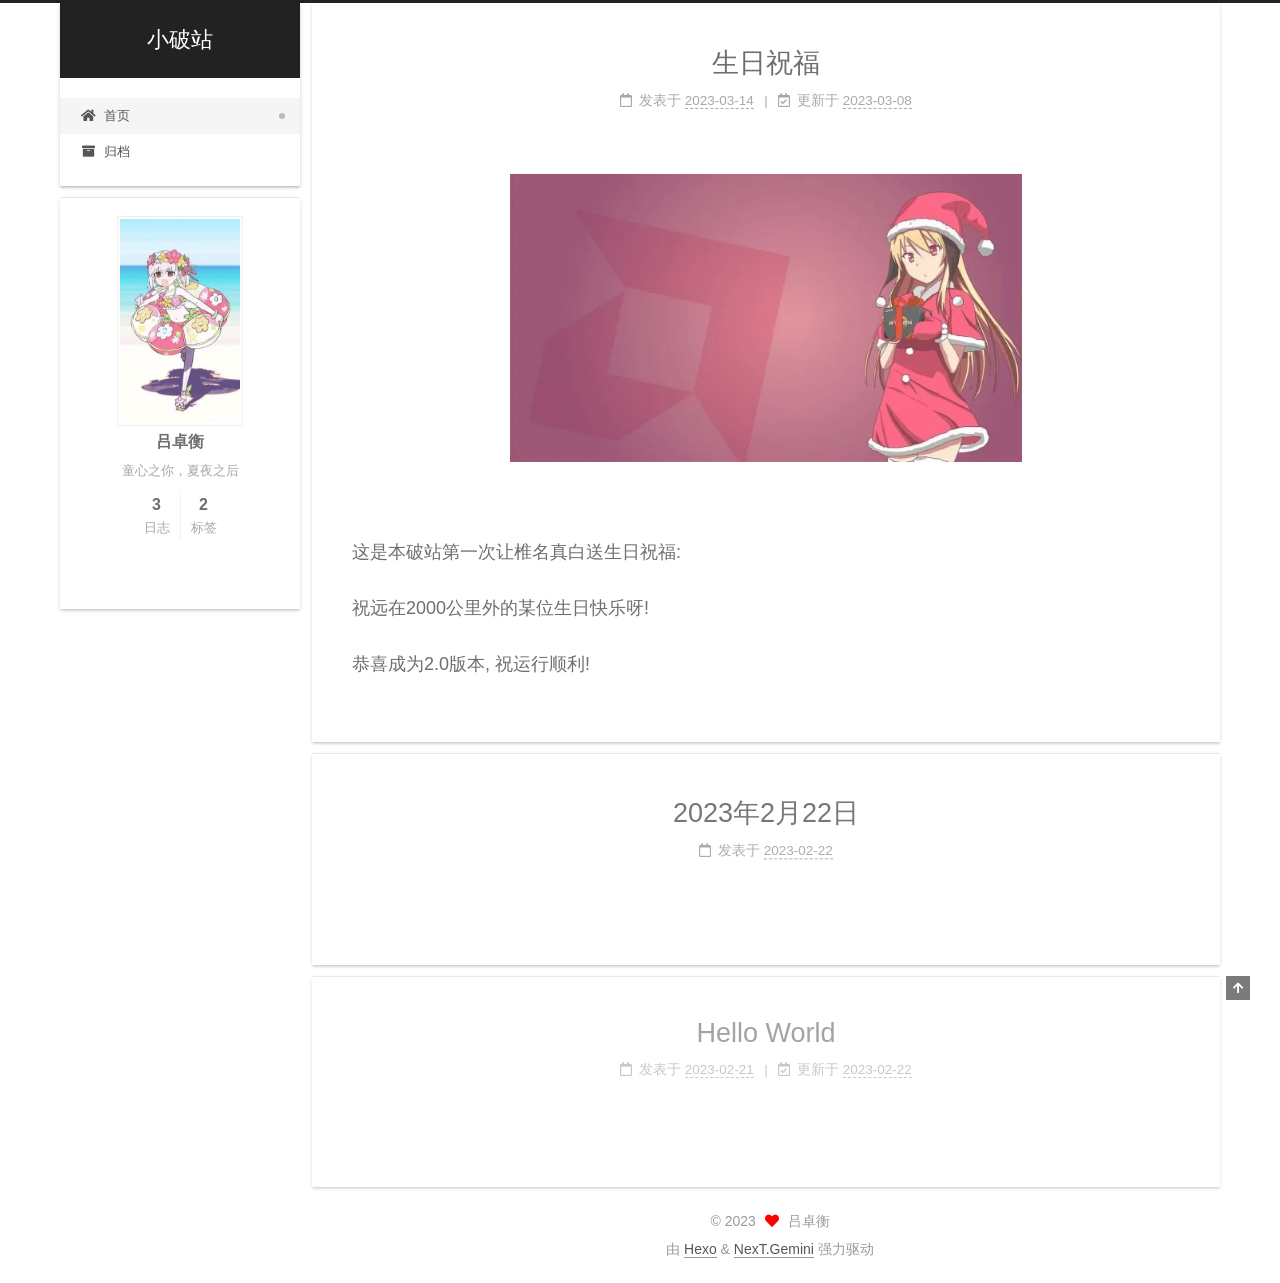
<file: index.html>
<!DOCTYPE html>
<html lang="zh-CN">
<head>
  <meta charset="UTF-8">
<meta name="viewport" content="width=device-width, initial-scale=1, maximum-scale=2">
<meta name="theme-color" content="#222">
<meta name="generator" content="Hexo 6.3.0">
  <link rel="apple-touch-icon" sizes="180x180" href="/images/apple-touch-icon-next.png">
  <link rel="icon" type="image/png" sizes="32x32" href="/images/favicon-32x32-next.png">
  <link rel="icon" type="image/png" sizes="16x16" href="/images/favicon-16x16-next.png">
  <link rel="mask-icon" href="/images/logo.svg" color="#222">

<link rel="stylesheet" href="/css/main.css">


<link rel="stylesheet" href="/lib/font-awesome/css/all.min.css">
  <link rel="stylesheet" href="/lib/pace/pace-theme-minimal.min.css">
  <script src="/lib/pace/pace.min.js"></script>

<script id="hexo-configurations">
    var NexT = window.NexT || {};
    var CONFIG = {"hostname":"example.com","root":"/","scheme":"Gemini","version":"7.8.0","exturl":false,"sidebar":{"position":"left","display":"post","padding":18,"offset":12,"onmobile":false},"copycode":{"enable":false,"show_result":false,"style":null},"back2top":{"enable":true,"sidebar":false,"scrollpercent":false},"bookmark":{"enable":false,"color":"#222","save":"auto"},"fancybox":false,"mediumzoom":false,"lazyload":false,"pangu":false,"comments":{"style":"tabs","active":null,"storage":true,"lazyload":false,"nav":null},"algolia":{"hits":{"per_page":10},"labels":{"input_placeholder":"Search for Posts","hits_empty":"We didn't find any results for the search: ${query}","hits_stats":"${hits} results found in ${time} ms"}},"localsearch":{"enable":false,"trigger":"auto","top_n_per_article":1,"unescape":false,"preload":false},"motion":{"enable":true,"async":false,"transition":{"post_block":"fadeIn","post_header":"slideDownIn","post_body":"slideDownIn","coll_header":"slideLeftIn","sidebar":"slideUpIn"}}};
  </script>

  <meta name="description" content="童心之你，夏夜之后">
<meta property="og:type" content="website">
<meta property="og:title" content="小破站">
<meta property="og:url" content="http://example.com/index.html">
<meta property="og:site_name" content="小破站">
<meta property="og:description" content="童心之你，夏夜之后">
<meta property="og:locale" content="zh_CN">
<meta property="article:author" content="吕卓衡">
<meta name="twitter:card" content="summary">

<link rel="canonical" href="http://example.com/">


<script id="page-configurations">
  // https://hexo.io/docs/variables.html
  CONFIG.page = {
    sidebar: "",
    isHome : true,
    isPost : false,
    lang   : 'zh-CN'
  };
</script>

  <title>小破站</title>
  






  <noscript>
  <style>
  .use-motion .brand,
  .use-motion .menu-item,
  .sidebar-inner,
  .use-motion .post-block,
  .use-motion .pagination,
  .use-motion .comments,
  .use-motion .post-header,
  .use-motion .post-body,
  .use-motion .collection-header { opacity: initial; }

  .use-motion .site-title,
  .use-motion .site-subtitle {
    opacity: initial;
    top: initial;
  }

  .use-motion .logo-line-before i { left: initial; }
  .use-motion .logo-line-after i { right: initial; }
  </style>
</noscript>

</head>

<body itemscope itemtype="http://schema.org/WebPage">
  <div class="container use-motion">
    <div class="headband"></div>

    <header class="header" itemscope itemtype="http://schema.org/WPHeader">
      <div class="header-inner"><div class="site-brand-container">
  <div class="site-nav-toggle">
    <div class="toggle" aria-label="切换导航栏">
      <span class="toggle-line toggle-line-first"></span>
      <span class="toggle-line toggle-line-middle"></span>
      <span class="toggle-line toggle-line-last"></span>
    </div>
  </div>

  <div class="site-meta">

    <a href="/" class="brand" rel="start">
      <span class="logo-line-before"><i></i></span>
      <h1 class="site-title">小破站</h1>
      <span class="logo-line-after"><i></i></span>
    </a>
  </div>

  <div class="site-nav-right">
    <div class="toggle popup-trigger">
    </div>
  </div>
</div>




<nav class="site-nav">
  <ul id="menu" class="main-menu menu">
        <li class="menu-item menu-item-home">

    <a href="/" rel="section"><i class="fa fa-home fa-fw"></i>首页</a>

  </li>
        <li class="menu-item menu-item-archives">

    <a href="/archives/" rel="section"><i class="fa fa-archive fa-fw"></i>归档</a>

  </li>
  </ul>
</nav>




</div>
    </header>

    
  <div class="back-to-top">
    <i class="fa fa-arrow-up"></i>
    <span>0%</span>
  </div>


    <main class="main">
      <div class="main-inner">
        <div class="content-wrap">
          

          <div class="content index posts-expand">
            
      
  
  
  <article itemscope itemtype="http://schema.org/Article" class="post-block" lang="zh-CN">
    <link itemprop="mainEntityOfPage" href="http://example.com/2023/03/14/%E7%94%9F%E6%97%A5%E5%BF%AB%E4%B9%90/">

    <span hidden itemprop="author" itemscope itemtype="http://schema.org/Person">
      <meta itemprop="image" content="/images/avatar.jpg">
      <meta itemprop="name" content="吕卓衡">
      <meta itemprop="description" content="童心之你，夏夜之后">
    </span>

    <span hidden itemprop="publisher" itemscope itemtype="http://schema.org/Organization">
      <meta itemprop="name" content="小破站">
    </span>
      <header class="post-header">
        <h2 class="post-title" itemprop="name headline">
          
            <a href="/2023/03/14/%E7%94%9F%E6%97%A5%E5%BF%AB%E4%B9%90/" class="post-title-link" itemprop="url">生日祝福</a>
        </h2>

        <div class="post-meta">
            <span class="post-meta-item">
              <span class="post-meta-item-icon">
                <i class="far fa-calendar"></i>
              </span>
              <span class="post-meta-item-text">发表于</span>

              <time title="创建时间：2023-03-14 07:45:37" itemprop="dateCreated datePublished" datetime="2023-03-14T07:45:37+08:00">2023-03-14</time>
            </span>
              <span class="post-meta-item">
                <span class="post-meta-item-icon">
                  <i class="far fa-calendar-check"></i>
                </span>
                <span class="post-meta-item-text">更新于</span>
                <time title="修改时间：2023-03-08 19:49:15" itemprop="dateModified" datetime="2023-03-08T19:49:15+08:00">2023-03-08</time>
              </span>

          

        </div>
      </header>

    
    
    
    <div class="post-body" itemprop="articleBody">

      
          <img src="/imgs/%E7%94%9F%E6%97%A5%E5%BF%AB%E4%B9%90/IMG_3097.WEBP" style="zoom:80%;" />          

<p>​                 </p>
<p>这是本破站第一次让椎名真白送生日祝福:  </p>
<p>祝远在2000公里外的某位生日快乐呀! </p>
<p>恭喜成为2.0版本, 祝运行顺利! </p>

      
    </div>

    
    
    
      <footer class="post-footer">
        <div class="post-eof"></div>
      </footer>
  </article>
  
  
  

      
  
  
  <article itemscope itemtype="http://schema.org/Article" class="post-block" lang="zh-CN">
    <link itemprop="mainEntityOfPage" href="http://example.com/2023/02/22/2023%E5%B9%B42%E6%9C%8822%E6%97%A5/">

    <span hidden itemprop="author" itemscope itemtype="http://schema.org/Person">
      <meta itemprop="image" content="/images/avatar.jpg">
      <meta itemprop="name" content="吕卓衡">
      <meta itemprop="description" content="童心之你，夏夜之后">
    </span>

    <span hidden itemprop="publisher" itemscope itemtype="http://schema.org/Organization">
      <meta itemprop="name" content="小破站">
    </span>
      <header class="post-header">
        <h2 class="post-title" itemprop="name headline">
          
            <a href="/2023/02/22/2023%E5%B9%B42%E6%9C%8822%E6%97%A5/" class="post-title-link" itemprop="url">2023年2月22日</a>
        </h2>

        <div class="post-meta">
            <span class="post-meta-item">
              <span class="post-meta-item-icon">
                <i class="far fa-calendar"></i>
              </span>
              <span class="post-meta-item-text">发表于</span>
              

              <time title="创建时间：2023-02-22 19:30:44 / 修改时间：19:36:38" itemprop="dateCreated datePublished" datetime="2023-02-22T19:30:44+08:00">2023-02-22</time>
            </span>

          

        </div>
      </header>

    
    
    
    <div class="post-body" itemprop="articleBody">

      
          
      
    </div>

    
    
    
      <footer class="post-footer">
        <div class="post-eof"></div>
      </footer>
  </article>
  
  
  

      
  
  
  <article itemscope itemtype="http://schema.org/Article" class="post-block" lang="zh-CN">
    <link itemprop="mainEntityOfPage" href="http://example.com/2023/02/21/hello-world/">

    <span hidden itemprop="author" itemscope itemtype="http://schema.org/Person">
      <meta itemprop="image" content="/images/avatar.jpg">
      <meta itemprop="name" content="吕卓衡">
      <meta itemprop="description" content="童心之你，夏夜之后">
    </span>

    <span hidden itemprop="publisher" itemscope itemtype="http://schema.org/Organization">
      <meta itemprop="name" content="小破站">
    </span>
      <header class="post-header">
        <h2 class="post-title" itemprop="name headline">
          
            <a href="/2023/02/21/hello-world/" class="post-title-link" itemprop="url">Hello World</a>
        </h2>

        <div class="post-meta">
            <span class="post-meta-item">
              <span class="post-meta-item-icon">
                <i class="far fa-calendar"></i>
              </span>
              <span class="post-meta-item-text">发表于</span>

              <time title="创建时间：2023-02-21 19:16:23" itemprop="dateCreated datePublished" datetime="2023-02-21T19:16:23+08:00">2023-02-21</time>
            </span>
              <span class="post-meta-item">
                <span class="post-meta-item-icon">
                  <i class="far fa-calendar-check"></i>
                </span>
                <span class="post-meta-item-text">更新于</span>
                <time title="修改时间：2023-02-22 20:37:59" itemprop="dateModified" datetime="2023-02-22T20:37:59+08:00">2023-02-22</time>
              </span>

          

        </div>
      </header>

    
    
    
    <div class="post-body" itemprop="articleBody">

      
          
      
    </div>

    
    
    
      <footer class="post-footer">
        <div class="post-eof"></div>
      </footer>
  </article>
  
  
  


  



          </div>
          

<script>
  window.addEventListener('tabs:register', () => {
    let { activeClass } = CONFIG.comments;
    if (CONFIG.comments.storage) {
      activeClass = localStorage.getItem('comments_active') || activeClass;
    }
    if (activeClass) {
      let activeTab = document.querySelector(`a[href="#comment-${activeClass}"]`);
      if (activeTab) {
        activeTab.click();
      }
    }
  });
  if (CONFIG.comments.storage) {
    window.addEventListener('tabs:click', event => {
      if (!event.target.matches('.tabs-comment .tab-content .tab-pane')) return;
      let commentClass = event.target.classList[1];
      localStorage.setItem('comments_active', commentClass);
    });
  }
</script>

        </div>
          
  
  <div class="toggle sidebar-toggle">
    <span class="toggle-line toggle-line-first"></span>
    <span class="toggle-line toggle-line-middle"></span>
    <span class="toggle-line toggle-line-last"></span>
  </div>

  <aside class="sidebar">
    <div class="sidebar-inner">

      <ul class="sidebar-nav motion-element">
        <li class="sidebar-nav-toc">
          文章目录
        </li>
        <li class="sidebar-nav-overview">
          站点概览
        </li>
      </ul>

      <!--noindex-->
      <div class="post-toc-wrap sidebar-panel">
      </div>
      <!--/noindex-->

      <div class="site-overview-wrap sidebar-panel">
        <div class="site-author motion-element" itemprop="author" itemscope itemtype="http://schema.org/Person">
    <img class="site-author-image" itemprop="image" alt="吕卓衡"
      src="/images/avatar.jpg">
  <p class="site-author-name" itemprop="name">吕卓衡</p>
  <div class="site-description" itemprop="description">童心之你，夏夜之后</div>
</div>
<div class="site-state-wrap motion-element">
  <nav class="site-state">
      <div class="site-state-item site-state-posts">
          <a href="/archives/">
        
          <span class="site-state-item-count">3</span>
          <span class="site-state-item-name">日志</span>
        </a>
      </div>
      <div class="site-state-item site-state-tags">
        <span class="site-state-item-count">2</span>
        <span class="site-state-item-name">标签</span>
      </div>
  </nav>
</div>



      </div>
<iframe frameborder="no" border="0" marginwidth="0" marginheight="0" width=298 height=52 src="//music.163.com/outchain/player?type=2&id=22636709&auto=1&height=32"></iframe>

    </div>
  </aside>
  <div id="sidebar-dimmer"></div>


      </div>
    </main>

    <footer class="footer">
      <div class="footer-inner">
        

        

<div class="copyright">
  
  &copy; 
  <span itemprop="copyrightYear">2023</span>
  <span class="with-love">
    <i class="fa fa-heart"></i>
  </span>
  <span class="author" itemprop="copyrightHolder">吕卓衡</span>
</div>
  <div class="powered-by">由 <a href="https://hexo.io/" class="theme-link" rel="noopener" target="_blank">Hexo</a> & <a href="https://theme-next.org/" class="theme-link" rel="noopener" target="_blank">NexT.Gemini</a> 强力驱动
  </div>

        








      </div>
    </footer>
  </div>

  
  <script src="/lib/anime.min.js"></script>
  <script src="/lib/velocity/velocity.min.js"></script>
  <script src="/lib/velocity/velocity.ui.min.js"></script>

<script src="/js/utils.js"></script>

<script src="/js/motion.js"></script>


<script src="/js/schemes/pisces.js"></script>


<script src="/js/next-boot.js"></script>




  















  

  


</body>
</html>
</file>
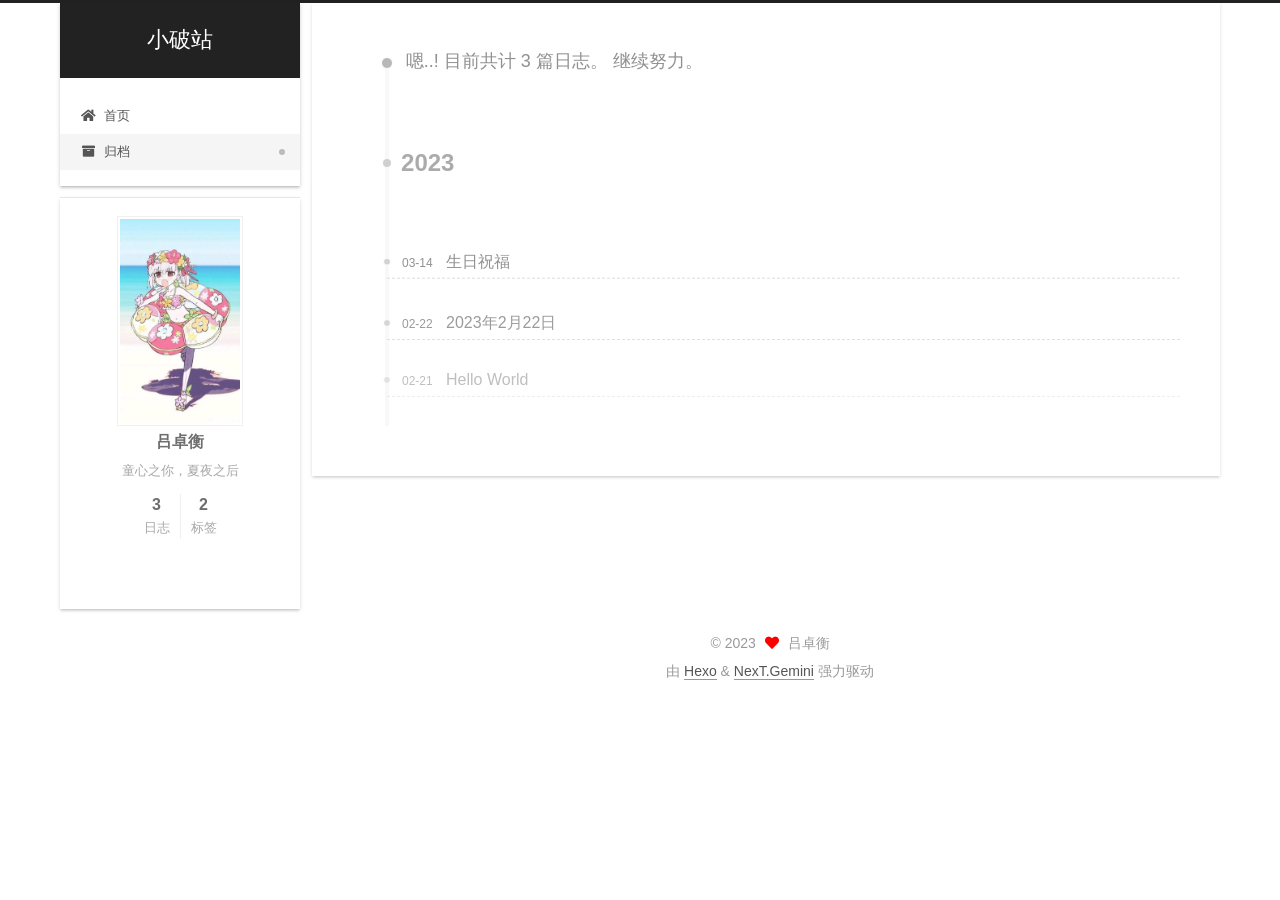
<file: archives/index.html>
<!DOCTYPE html>
<html lang="zh-CN">
<head>
  <meta charset="UTF-8">
<meta name="viewport" content="width=device-width, initial-scale=1, maximum-scale=2">
<meta name="theme-color" content="#222">
<meta name="generator" content="Hexo 6.3.0">
  <link rel="apple-touch-icon" sizes="180x180" href="/images/apple-touch-icon-next.png">
  <link rel="icon" type="image/png" sizes="32x32" href="/images/favicon-32x32-next.png">
  <link rel="icon" type="image/png" sizes="16x16" href="/images/favicon-16x16-next.png">
  <link rel="mask-icon" href="/images/logo.svg" color="#222">

<link rel="stylesheet" href="/css/main.css">


<link rel="stylesheet" href="/lib/font-awesome/css/all.min.css">
  <link rel="stylesheet" href="/lib/pace/pace-theme-minimal.min.css">
  <script src="/lib/pace/pace.min.js"></script>

<script id="hexo-configurations">
    var NexT = window.NexT || {};
    var CONFIG = {"hostname":"example.com","root":"/","scheme":"Gemini","version":"7.8.0","exturl":false,"sidebar":{"position":"left","display":"post","padding":18,"offset":12,"onmobile":false},"copycode":{"enable":false,"show_result":false,"style":null},"back2top":{"enable":true,"sidebar":false,"scrollpercent":false},"bookmark":{"enable":false,"color":"#222","save":"auto"},"fancybox":false,"mediumzoom":false,"lazyload":false,"pangu":false,"comments":{"style":"tabs","active":null,"storage":true,"lazyload":false,"nav":null},"algolia":{"hits":{"per_page":10},"labels":{"input_placeholder":"Search for Posts","hits_empty":"We didn't find any results for the search: ${query}","hits_stats":"${hits} results found in ${time} ms"}},"localsearch":{"enable":false,"trigger":"auto","top_n_per_article":1,"unescape":false,"preload":false},"motion":{"enable":true,"async":false,"transition":{"post_block":"fadeIn","post_header":"slideDownIn","post_body":"slideDownIn","coll_header":"slideLeftIn","sidebar":"slideUpIn"}}};
  </script>

  <meta name="description" content="童心之你，夏夜之后">
<meta property="og:type" content="website">
<meta property="og:title" content="小破站">
<meta property="og:url" content="http://example.com/archives/index.html">
<meta property="og:site_name" content="小破站">
<meta property="og:description" content="童心之你，夏夜之后">
<meta property="og:locale" content="zh_CN">
<meta property="article:author" content="吕卓衡">
<meta name="twitter:card" content="summary">

<link rel="canonical" href="http://example.com/archives/">


<script id="page-configurations">
  // https://hexo.io/docs/variables.html
  CONFIG.page = {
    sidebar: "",
    isHome : false,
    isPost : false,
    lang   : 'zh-CN'
  };
</script>

  <title>归档 | 小破站</title>
  






  <noscript>
  <style>
  .use-motion .brand,
  .use-motion .menu-item,
  .sidebar-inner,
  .use-motion .post-block,
  .use-motion .pagination,
  .use-motion .comments,
  .use-motion .post-header,
  .use-motion .post-body,
  .use-motion .collection-header { opacity: initial; }

  .use-motion .site-title,
  .use-motion .site-subtitle {
    opacity: initial;
    top: initial;
  }

  .use-motion .logo-line-before i { left: initial; }
  .use-motion .logo-line-after i { right: initial; }
  </style>
</noscript>

</head>

<body itemscope itemtype="http://schema.org/WebPage">
  <div class="container use-motion">
    <div class="headband"></div>

    <header class="header" itemscope itemtype="http://schema.org/WPHeader">
      <div class="header-inner"><div class="site-brand-container">
  <div class="site-nav-toggle">
    <div class="toggle" aria-label="切换导航栏">
      <span class="toggle-line toggle-line-first"></span>
      <span class="toggle-line toggle-line-middle"></span>
      <span class="toggle-line toggle-line-last"></span>
    </div>
  </div>

  <div class="site-meta">

    <a href="/" class="brand" rel="start">
      <span class="logo-line-before"><i></i></span>
      <h1 class="site-title">小破站</h1>
      <span class="logo-line-after"><i></i></span>
    </a>
  </div>

  <div class="site-nav-right">
    <div class="toggle popup-trigger">
    </div>
  </div>
</div>




<nav class="site-nav">
  <ul id="menu" class="main-menu menu">
        <li class="menu-item menu-item-home">

    <a href="/" rel="section"><i class="fa fa-home fa-fw"></i>首页</a>

  </li>
        <li class="menu-item menu-item-archives">

    <a href="/archives/" rel="section"><i class="fa fa-archive fa-fw"></i>归档</a>

  </li>
  </ul>
</nav>




</div>
    </header>

    
  <div class="back-to-top">
    <i class="fa fa-arrow-up"></i>
    <span>0%</span>
  </div>


    <main class="main">
      <div class="main-inner">
        <div class="content-wrap">
          

          <div class="content archive">
            

  
  
  
  <div class="post-block">
    <div class="posts-collapse">
      <div class="collection-title">
        <span class="collection-header">嗯..! 目前共计 3 篇日志。 继续努力。</span>
      </div>

      
    <div class="collection-year">
      <span class="collection-header">2023</span>
    </div>

  <article itemscope itemtype="http://schema.org/Article">
    <header class="post-header">

      <div class="post-meta">
        <time itemprop="dateCreated"
              datetime="2023-03-14T07:45:37+08:00"
              content="2023-03-14">
          03-14
        </time>
      </div>

      <div class="post-title">
          <a class="post-title-link" href="/2023/03/14/%E7%94%9F%E6%97%A5%E5%BF%AB%E4%B9%90/" itemprop="url">
            <span itemprop="name">生日祝福</span>
          </a>
      </div>

    </header>
  </article>

  <article itemscope itemtype="http://schema.org/Article">
    <header class="post-header">

      <div class="post-meta">
        <time itemprop="dateCreated"
              datetime="2023-02-22T19:30:44+08:00"
              content="2023-02-22">
          02-22
        </time>
      </div>

      <div class="post-title">
          <a class="post-title-link" href="/2023/02/22/2023%E5%B9%B42%E6%9C%8822%E6%97%A5/" itemprop="url">
            <span itemprop="name">2023年2月22日</span>
          </a>
      </div>

    </header>
  </article>

  <article itemscope itemtype="http://schema.org/Article">
    <header class="post-header">

      <div class="post-meta">
        <time itemprop="dateCreated"
              datetime="2023-02-21T19:16:23+08:00"
              content="2023-02-21">
          02-21
        </time>
      </div>

      <div class="post-title">
          <a class="post-title-link" href="/2023/02/21/hello-world/" itemprop="url">
            <span itemprop="name">Hello World</span>
          </a>
      </div>

    </header>
  </article>


    </div>
  </div>
  
  
  

  



          </div>
          

<script>
  window.addEventListener('tabs:register', () => {
    let { activeClass } = CONFIG.comments;
    if (CONFIG.comments.storage) {
      activeClass = localStorage.getItem('comments_active') || activeClass;
    }
    if (activeClass) {
      let activeTab = document.querySelector(`a[href="#comment-${activeClass}"]`);
      if (activeTab) {
        activeTab.click();
      }
    }
  });
  if (CONFIG.comments.storage) {
    window.addEventListener('tabs:click', event => {
      if (!event.target.matches('.tabs-comment .tab-content .tab-pane')) return;
      let commentClass = event.target.classList[1];
      localStorage.setItem('comments_active', commentClass);
    });
  }
</script>

        </div>
          
  
  <div class="toggle sidebar-toggle">
    <span class="toggle-line toggle-line-first"></span>
    <span class="toggle-line toggle-line-middle"></span>
    <span class="toggle-line toggle-line-last"></span>
  </div>

  <aside class="sidebar">
    <div class="sidebar-inner">

      <ul class="sidebar-nav motion-element">
        <li class="sidebar-nav-toc">
          文章目录
        </li>
        <li class="sidebar-nav-overview">
          站点概览
        </li>
      </ul>

      <!--noindex-->
      <div class="post-toc-wrap sidebar-panel">
      </div>
      <!--/noindex-->

      <div class="site-overview-wrap sidebar-panel">
        <div class="site-author motion-element" itemprop="author" itemscope itemtype="http://schema.org/Person">
    <img class="site-author-image" itemprop="image" alt="吕卓衡"
      src="/images/avatar.jpg">
  <p class="site-author-name" itemprop="name">吕卓衡</p>
  <div class="site-description" itemprop="description">童心之你，夏夜之后</div>
</div>
<div class="site-state-wrap motion-element">
  <nav class="site-state">
      <div class="site-state-item site-state-posts">
          <a href="/archives/">
        
          <span class="site-state-item-count">3</span>
          <span class="site-state-item-name">日志</span>
        </a>
      </div>
      <div class="site-state-item site-state-tags">
        <span class="site-state-item-count">2</span>
        <span class="site-state-item-name">标签</span>
      </div>
  </nav>
</div>



      </div>
<iframe frameborder="no" border="0" marginwidth="0" marginheight="0" width=298 height=52 src="//music.163.com/outchain/player?type=2&id=22636709&auto=1&height=32"></iframe>

    </div>
  </aside>
  <div id="sidebar-dimmer"></div>


      </div>
    </main>

    <footer class="footer">
      <div class="footer-inner">
        

        

<div class="copyright">
  
  &copy; 
  <span itemprop="copyrightYear">2023</span>
  <span class="with-love">
    <i class="fa fa-heart"></i>
  </span>
  <span class="author" itemprop="copyrightHolder">吕卓衡</span>
</div>
  <div class="powered-by">由 <a href="https://hexo.io/" class="theme-link" rel="noopener" target="_blank">Hexo</a> & <a href="https://theme-next.org/" class="theme-link" rel="noopener" target="_blank">NexT.Gemini</a> 强力驱动
  </div>

        








      </div>
    </footer>
  </div>

  
  <script src="/lib/anime.min.js"></script>
  <script src="/lib/velocity/velocity.min.js"></script>
  <script src="/lib/velocity/velocity.ui.min.js"></script>

<script src="/js/utils.js"></script>

<script src="/js/motion.js"></script>


<script src="/js/schemes/pisces.js"></script>


<script src="/js/next-boot.js"></script>




  















  

  


</body>
</html>
</file>
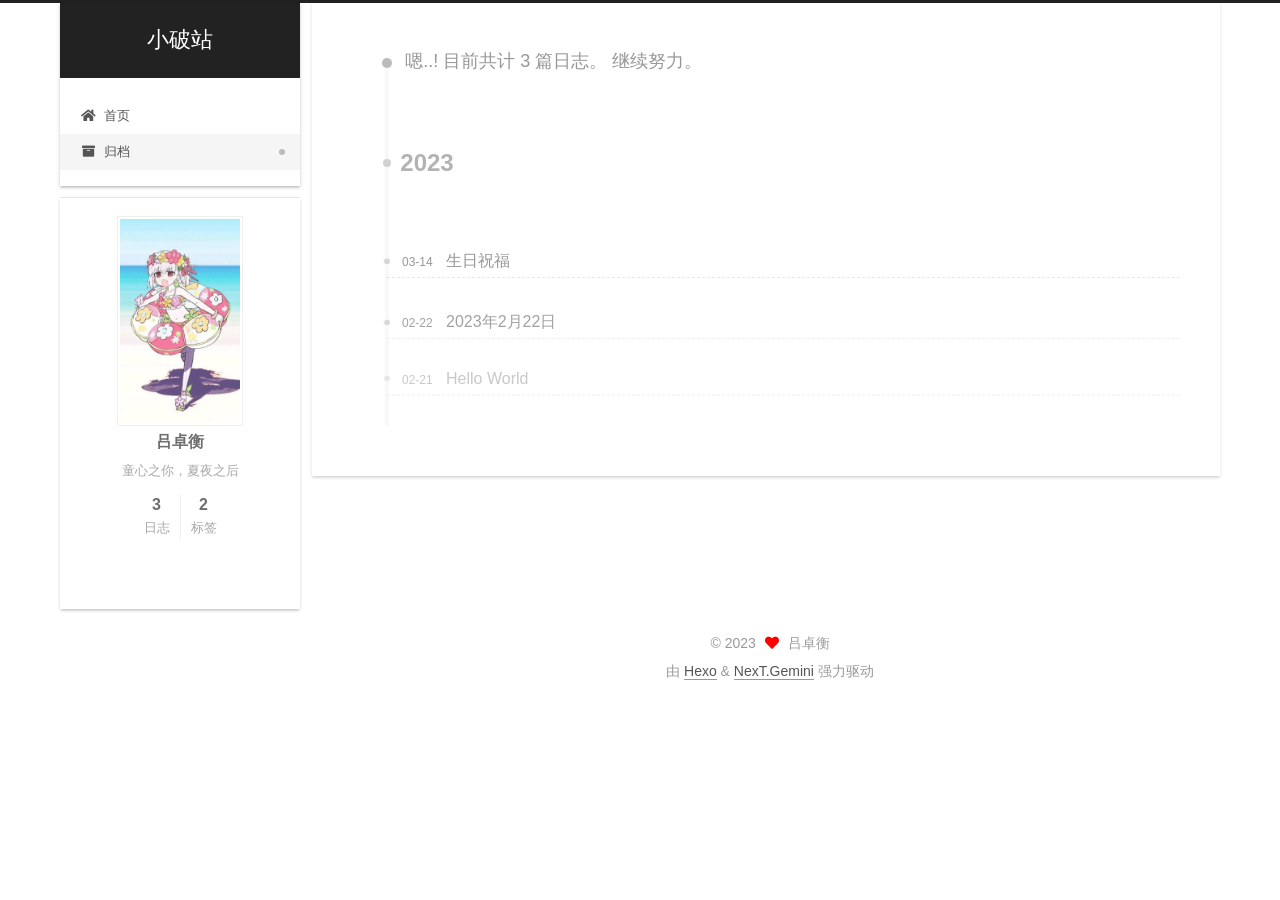
<file: archives/2023/index.html>
<!DOCTYPE html>
<html lang="zh-CN">
<head>
  <meta charset="UTF-8">
<meta name="viewport" content="width=device-width, initial-scale=1, maximum-scale=2">
<meta name="theme-color" content="#222">
<meta name="generator" content="Hexo 6.3.0">
  <link rel="apple-touch-icon" sizes="180x180" href="/images/apple-touch-icon-next.png">
  <link rel="icon" type="image/png" sizes="32x32" href="/images/favicon-32x32-next.png">
  <link rel="icon" type="image/png" sizes="16x16" href="/images/favicon-16x16-next.png">
  <link rel="mask-icon" href="/images/logo.svg" color="#222">

<link rel="stylesheet" href="/css/main.css">


<link rel="stylesheet" href="/lib/font-awesome/css/all.min.css">
  <link rel="stylesheet" href="/lib/pace/pace-theme-minimal.min.css">
  <script src="/lib/pace/pace.min.js"></script>

<script id="hexo-configurations">
    var NexT = window.NexT || {};
    var CONFIG = {"hostname":"example.com","root":"/","scheme":"Gemini","version":"7.8.0","exturl":false,"sidebar":{"position":"left","display":"post","padding":18,"offset":12,"onmobile":false},"copycode":{"enable":false,"show_result":false,"style":null},"back2top":{"enable":true,"sidebar":false,"scrollpercent":false},"bookmark":{"enable":false,"color":"#222","save":"auto"},"fancybox":false,"mediumzoom":false,"lazyload":false,"pangu":false,"comments":{"style":"tabs","active":null,"storage":true,"lazyload":false,"nav":null},"algolia":{"hits":{"per_page":10},"labels":{"input_placeholder":"Search for Posts","hits_empty":"We didn't find any results for the search: ${query}","hits_stats":"${hits} results found in ${time} ms"}},"localsearch":{"enable":false,"trigger":"auto","top_n_per_article":1,"unescape":false,"preload":false},"motion":{"enable":true,"async":false,"transition":{"post_block":"fadeIn","post_header":"slideDownIn","post_body":"slideDownIn","coll_header":"slideLeftIn","sidebar":"slideUpIn"}}};
  </script>

  <meta name="description" content="童心之你，夏夜之后">
<meta property="og:type" content="website">
<meta property="og:title" content="小破站">
<meta property="og:url" content="http://example.com/archives/2023/index.html">
<meta property="og:site_name" content="小破站">
<meta property="og:description" content="童心之你，夏夜之后">
<meta property="og:locale" content="zh_CN">
<meta property="article:author" content="吕卓衡">
<meta name="twitter:card" content="summary">

<link rel="canonical" href="http://example.com/archives/2023/">


<script id="page-configurations">
  // https://hexo.io/docs/variables.html
  CONFIG.page = {
    sidebar: "",
    isHome : false,
    isPost : false,
    lang   : 'zh-CN'
  };
</script>

  <title>归档 | 小破站</title>
  






  <noscript>
  <style>
  .use-motion .brand,
  .use-motion .menu-item,
  .sidebar-inner,
  .use-motion .post-block,
  .use-motion .pagination,
  .use-motion .comments,
  .use-motion .post-header,
  .use-motion .post-body,
  .use-motion .collection-header { opacity: initial; }

  .use-motion .site-title,
  .use-motion .site-subtitle {
    opacity: initial;
    top: initial;
  }

  .use-motion .logo-line-before i { left: initial; }
  .use-motion .logo-line-after i { right: initial; }
  </style>
</noscript>

</head>

<body itemscope itemtype="http://schema.org/WebPage">
  <div class="container use-motion">
    <div class="headband"></div>

    <header class="header" itemscope itemtype="http://schema.org/WPHeader">
      <div class="header-inner"><div class="site-brand-container">
  <div class="site-nav-toggle">
    <div class="toggle" aria-label="切换导航栏">
      <span class="toggle-line toggle-line-first"></span>
      <span class="toggle-line toggle-line-middle"></span>
      <span class="toggle-line toggle-line-last"></span>
    </div>
  </div>

  <div class="site-meta">

    <a href="/" class="brand" rel="start">
      <span class="logo-line-before"><i></i></span>
      <h1 class="site-title">小破站</h1>
      <span class="logo-line-after"><i></i></span>
    </a>
  </div>

  <div class="site-nav-right">
    <div class="toggle popup-trigger">
    </div>
  </div>
</div>




<nav class="site-nav">
  <ul id="menu" class="main-menu menu">
        <li class="menu-item menu-item-home">

    <a href="/" rel="section"><i class="fa fa-home fa-fw"></i>首页</a>

  </li>
        <li class="menu-item menu-item-archives">

    <a href="/archives/" rel="section"><i class="fa fa-archive fa-fw"></i>归档</a>

  </li>
  </ul>
</nav>




</div>
    </header>

    
  <div class="back-to-top">
    <i class="fa fa-arrow-up"></i>
    <span>0%</span>
  </div>


    <main class="main">
      <div class="main-inner">
        <div class="content-wrap">
          

          <div class="content archive">
            

  
  
  
  <div class="post-block">
    <div class="posts-collapse">
      <div class="collection-title">
        <span class="collection-header">嗯..! 目前共计 3 篇日志。 继续努力。</span>
      </div>

      
    <div class="collection-year">
      <span class="collection-header">2023</span>
    </div>

  <article itemscope itemtype="http://schema.org/Article">
    <header class="post-header">

      <div class="post-meta">
        <time itemprop="dateCreated"
              datetime="2023-03-14T07:45:37+08:00"
              content="2023-03-14">
          03-14
        </time>
      </div>

      <div class="post-title">
          <a class="post-title-link" href="/2023/03/14/%E7%94%9F%E6%97%A5%E5%BF%AB%E4%B9%90/" itemprop="url">
            <span itemprop="name">生日祝福</span>
          </a>
      </div>

    </header>
  </article>

  <article itemscope itemtype="http://schema.org/Article">
    <header class="post-header">

      <div class="post-meta">
        <time itemprop="dateCreated"
              datetime="2023-02-22T19:30:44+08:00"
              content="2023-02-22">
          02-22
        </time>
      </div>

      <div class="post-title">
          <a class="post-title-link" href="/2023/02/22/2023%E5%B9%B42%E6%9C%8822%E6%97%A5/" itemprop="url">
            <span itemprop="name">2023年2月22日</span>
          </a>
      </div>

    </header>
  </article>

  <article itemscope itemtype="http://schema.org/Article">
    <header class="post-header">

      <div class="post-meta">
        <time itemprop="dateCreated"
              datetime="2023-02-21T19:16:23+08:00"
              content="2023-02-21">
          02-21
        </time>
      </div>

      <div class="post-title">
          <a class="post-title-link" href="/2023/02/21/hello-world/" itemprop="url">
            <span itemprop="name">Hello World</span>
          </a>
      </div>

    </header>
  </article>


    </div>
  </div>
  
  
  

  



          </div>
          

<script>
  window.addEventListener('tabs:register', () => {
    let { activeClass } = CONFIG.comments;
    if (CONFIG.comments.storage) {
      activeClass = localStorage.getItem('comments_active') || activeClass;
    }
    if (activeClass) {
      let activeTab = document.querySelector(`a[href="#comment-${activeClass}"]`);
      if (activeTab) {
        activeTab.click();
      }
    }
  });
  if (CONFIG.comments.storage) {
    window.addEventListener('tabs:click', event => {
      if (!event.target.matches('.tabs-comment .tab-content .tab-pane')) return;
      let commentClass = event.target.classList[1];
      localStorage.setItem('comments_active', commentClass);
    });
  }
</script>

        </div>
          
  
  <div class="toggle sidebar-toggle">
    <span class="toggle-line toggle-line-first"></span>
    <span class="toggle-line toggle-line-middle"></span>
    <span class="toggle-line toggle-line-last"></span>
  </div>

  <aside class="sidebar">
    <div class="sidebar-inner">

      <ul class="sidebar-nav motion-element">
        <li class="sidebar-nav-toc">
          文章目录
        </li>
        <li class="sidebar-nav-overview">
          站点概览
        </li>
      </ul>

      <!--noindex-->
      <div class="post-toc-wrap sidebar-panel">
      </div>
      <!--/noindex-->

      <div class="site-overview-wrap sidebar-panel">
        <div class="site-author motion-element" itemprop="author" itemscope itemtype="http://schema.org/Person">
    <img class="site-author-image" itemprop="image" alt="吕卓衡"
      src="/images/avatar.jpg">
  <p class="site-author-name" itemprop="name">吕卓衡</p>
  <div class="site-description" itemprop="description">童心之你，夏夜之后</div>
</div>
<div class="site-state-wrap motion-element">
  <nav class="site-state">
      <div class="site-state-item site-state-posts">
          <a href="/archives/">
        
          <span class="site-state-item-count">3</span>
          <span class="site-state-item-name">日志</span>
        </a>
      </div>
      <div class="site-state-item site-state-tags">
        <span class="site-state-item-count">2</span>
        <span class="site-state-item-name">标签</span>
      </div>
  </nav>
</div>



      </div>
<iframe frameborder="no" border="0" marginwidth="0" marginheight="0" width=298 height=52 src="//music.163.com/outchain/player?type=2&id=22636709&auto=1&height=32"></iframe>

    </div>
  </aside>
  <div id="sidebar-dimmer"></div>


      </div>
    </main>

    <footer class="footer">
      <div class="footer-inner">
        

        

<div class="copyright">
  
  &copy; 
  <span itemprop="copyrightYear">2023</span>
  <span class="with-love">
    <i class="fa fa-heart"></i>
  </span>
  <span class="author" itemprop="copyrightHolder">吕卓衡</span>
</div>
  <div class="powered-by">由 <a href="https://hexo.io/" class="theme-link" rel="noopener" target="_blank">Hexo</a> & <a href="https://theme-next.org/" class="theme-link" rel="noopener" target="_blank">NexT.Gemini</a> 强力驱动
  </div>

        








      </div>
    </footer>
  </div>

  
  <script src="/lib/anime.min.js"></script>
  <script src="/lib/velocity/velocity.min.js"></script>
  <script src="/lib/velocity/velocity.ui.min.js"></script>

<script src="/js/utils.js"></script>

<script src="/js/motion.js"></script>


<script src="/js/schemes/pisces.js"></script>


<script src="/js/next-boot.js"></script>




  















  

  


</body>
</html>
</file>
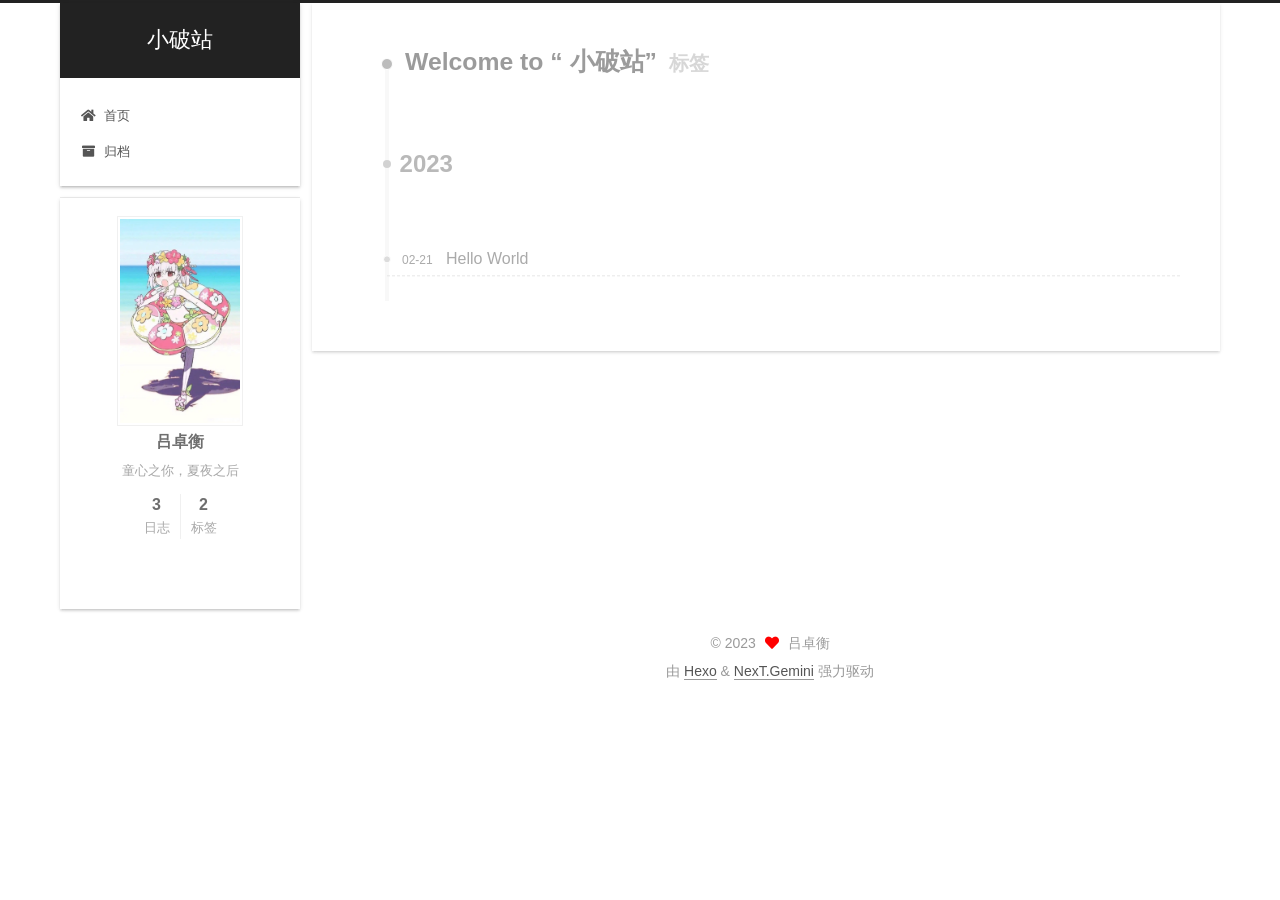
<file: tags/Welcome-to-“-小破站”/index.html>
<!DOCTYPE html>
<html lang="zh-CN">
<head>
  <meta charset="UTF-8">
<meta name="viewport" content="width=device-width, initial-scale=1, maximum-scale=2">
<meta name="theme-color" content="#222">
<meta name="generator" content="Hexo 6.3.0">
  <link rel="apple-touch-icon" sizes="180x180" href="/images/apple-touch-icon-next.png">
  <link rel="icon" type="image/png" sizes="32x32" href="/images/favicon-32x32-next.png">
  <link rel="icon" type="image/png" sizes="16x16" href="/images/favicon-16x16-next.png">
  <link rel="mask-icon" href="/images/logo.svg" color="#222">

<link rel="stylesheet" href="/css/main.css">


<link rel="stylesheet" href="/lib/font-awesome/css/all.min.css">
  <link rel="stylesheet" href="/lib/pace/pace-theme-minimal.min.css">
  <script src="/lib/pace/pace.min.js"></script>

<script id="hexo-configurations">
    var NexT = window.NexT || {};
    var CONFIG = {"hostname":"example.com","root":"/","scheme":"Gemini","version":"7.8.0","exturl":false,"sidebar":{"position":"left","display":"post","padding":18,"offset":12,"onmobile":false},"copycode":{"enable":false,"show_result":false,"style":null},"back2top":{"enable":true,"sidebar":false,"scrollpercent":false},"bookmark":{"enable":false,"color":"#222","save":"auto"},"fancybox":false,"mediumzoom":false,"lazyload":false,"pangu":false,"comments":{"style":"tabs","active":null,"storage":true,"lazyload":false,"nav":null},"algolia":{"hits":{"per_page":10},"labels":{"input_placeholder":"Search for Posts","hits_empty":"We didn't find any results for the search: ${query}","hits_stats":"${hits} results found in ${time} ms"}},"localsearch":{"enable":false,"trigger":"auto","top_n_per_article":1,"unescape":false,"preload":false},"motion":{"enable":true,"async":false,"transition":{"post_block":"fadeIn","post_header":"slideDownIn","post_body":"slideDownIn","coll_header":"slideLeftIn","sidebar":"slideUpIn"}}};
  </script>

  <meta name="description" content="童心之你，夏夜之后">
<meta property="og:type" content="website">
<meta property="og:title" content="小破站">
<meta property="og:url" content="http://example.com/tags/Welcome-to-%E2%80%9C-%E5%B0%8F%E7%A0%B4%E7%AB%99%E2%80%9D/index.html">
<meta property="og:site_name" content="小破站">
<meta property="og:description" content="童心之你，夏夜之后">
<meta property="og:locale" content="zh_CN">
<meta property="article:author" content="吕卓衡">
<meta name="twitter:card" content="summary">

<link rel="canonical" href="http://example.com/tags/Welcome-to-%E2%80%9C-%E5%B0%8F%E7%A0%B4%E7%AB%99%E2%80%9D/">


<script id="page-configurations">
  // https://hexo.io/docs/variables.html
  CONFIG.page = {
    sidebar: "",
    isHome : false,
    isPost : false,
    lang   : 'zh-CN'
  };
</script>

  <title>标签: Welcome to “ 小破站” | 小破站</title>
  






  <noscript>
  <style>
  .use-motion .brand,
  .use-motion .menu-item,
  .sidebar-inner,
  .use-motion .post-block,
  .use-motion .pagination,
  .use-motion .comments,
  .use-motion .post-header,
  .use-motion .post-body,
  .use-motion .collection-header { opacity: initial; }

  .use-motion .site-title,
  .use-motion .site-subtitle {
    opacity: initial;
    top: initial;
  }

  .use-motion .logo-line-before i { left: initial; }
  .use-motion .logo-line-after i { right: initial; }
  </style>
</noscript>

</head>

<body itemscope itemtype="http://schema.org/WebPage">
  <div class="container use-motion">
    <div class="headband"></div>

    <header class="header" itemscope itemtype="http://schema.org/WPHeader">
      <div class="header-inner"><div class="site-brand-container">
  <div class="site-nav-toggle">
    <div class="toggle" aria-label="切换导航栏">
      <span class="toggle-line toggle-line-first"></span>
      <span class="toggle-line toggle-line-middle"></span>
      <span class="toggle-line toggle-line-last"></span>
    </div>
  </div>

  <div class="site-meta">

    <a href="/" class="brand" rel="start">
      <span class="logo-line-before"><i></i></span>
      <h1 class="site-title">小破站</h1>
      <span class="logo-line-after"><i></i></span>
    </a>
  </div>

  <div class="site-nav-right">
    <div class="toggle popup-trigger">
    </div>
  </div>
</div>




<nav class="site-nav">
  <ul id="menu" class="main-menu menu">
        <li class="menu-item menu-item-home">

    <a href="/" rel="section"><i class="fa fa-home fa-fw"></i>首页</a>

  </li>
        <li class="menu-item menu-item-archives">

    <a href="/archives/" rel="section"><i class="fa fa-archive fa-fw"></i>归档</a>

  </li>
  </ul>
</nav>




</div>
    </header>

    
  <div class="back-to-top">
    <i class="fa fa-arrow-up"></i>
    <span>0%</span>
  </div>


    <main class="main">
      <div class="main-inner">
        <div class="content-wrap">
          

          <div class="content tag">
            

  
  
  
  <div class="post-block">
    <div class="posts-collapse">
      <div class="collection-title">
        <h2 class="collection-header">Welcome to “ 小破站”
          <small>标签</small>
        </h2>
      </div>

      
    <div class="collection-year">
      <span class="collection-header">2023</span>
    </div>

  <article itemscope itemtype="http://schema.org/Article">
    <header class="post-header">

      <div class="post-meta">
        <time itemprop="dateCreated"
              datetime="2023-02-21T19:16:23+08:00"
              content="2023-02-21">
          02-21
        </time>
      </div>

      <div class="post-title">
          <a class="post-title-link" href="/2023/02/21/hello-world/" itemprop="url">
            <span itemprop="name">Hello World</span>
          </a>
      </div>

    </header>
  </article>

    </div>
  </div>
  
  
  

  



          </div>
          

<script>
  window.addEventListener('tabs:register', () => {
    let { activeClass } = CONFIG.comments;
    if (CONFIG.comments.storage) {
      activeClass = localStorage.getItem('comments_active') || activeClass;
    }
    if (activeClass) {
      let activeTab = document.querySelector(`a[href="#comment-${activeClass}"]`);
      if (activeTab) {
        activeTab.click();
      }
    }
  });
  if (CONFIG.comments.storage) {
    window.addEventListener('tabs:click', event => {
      if (!event.target.matches('.tabs-comment .tab-content .tab-pane')) return;
      let commentClass = event.target.classList[1];
      localStorage.setItem('comments_active', commentClass);
    });
  }
</script>

        </div>
          
  
  <div class="toggle sidebar-toggle">
    <span class="toggle-line toggle-line-first"></span>
    <span class="toggle-line toggle-line-middle"></span>
    <span class="toggle-line toggle-line-last"></span>
  </div>

  <aside class="sidebar">
    <div class="sidebar-inner">

      <ul class="sidebar-nav motion-element">
        <li class="sidebar-nav-toc">
          文章目录
        </li>
        <li class="sidebar-nav-overview">
          站点概览
        </li>
      </ul>

      <!--noindex-->
      <div class="post-toc-wrap sidebar-panel">
      </div>
      <!--/noindex-->

      <div class="site-overview-wrap sidebar-panel">
        <div class="site-author motion-element" itemprop="author" itemscope itemtype="http://schema.org/Person">
    <img class="site-author-image" itemprop="image" alt="吕卓衡"
      src="/images/avatar.jpg">
  <p class="site-author-name" itemprop="name">吕卓衡</p>
  <div class="site-description" itemprop="description">童心之你，夏夜之后</div>
</div>
<div class="site-state-wrap motion-element">
  <nav class="site-state">
      <div class="site-state-item site-state-posts">
          <a href="/archives/">
        
          <span class="site-state-item-count">3</span>
          <span class="site-state-item-name">日志</span>
        </a>
      </div>
      <div class="site-state-item site-state-tags">
        <span class="site-state-item-count">2</span>
        <span class="site-state-item-name">标签</span>
      </div>
  </nav>
</div>



      </div>
<iframe frameborder="no" border="0" marginwidth="0" marginheight="0" width=298 height=52 src="//music.163.com/outchain/player?type=2&id=22636709&auto=1&height=32"></iframe>

    </div>
  </aside>
  <div id="sidebar-dimmer"></div>


      </div>
    </main>

    <footer class="footer">
      <div class="footer-inner">
        

        

<div class="copyright">
  
  &copy; 
  <span itemprop="copyrightYear">2023</span>
  <span class="with-love">
    <i class="fa fa-heart"></i>
  </span>
  <span class="author" itemprop="copyrightHolder">吕卓衡</span>
</div>
  <div class="powered-by">由 <a href="https://hexo.io/" class="theme-link" rel="noopener" target="_blank">Hexo</a> & <a href="https://theme-next.org/" class="theme-link" rel="noopener" target="_blank">NexT.Gemini</a> 强力驱动
  </div>

        








      </div>
    </footer>
  </div>

  
  <script src="/lib/anime.min.js"></script>
  <script src="/lib/velocity/velocity.min.js"></script>
  <script src="/lib/velocity/velocity.ui.min.js"></script>

<script src="/js/utils.js"></script>

<script src="/js/motion.js"></script>


<script src="/js/schemes/pisces.js"></script>


<script src="/js/next-boot.js"></script>




  















  

  


</body>
</html>
</file>
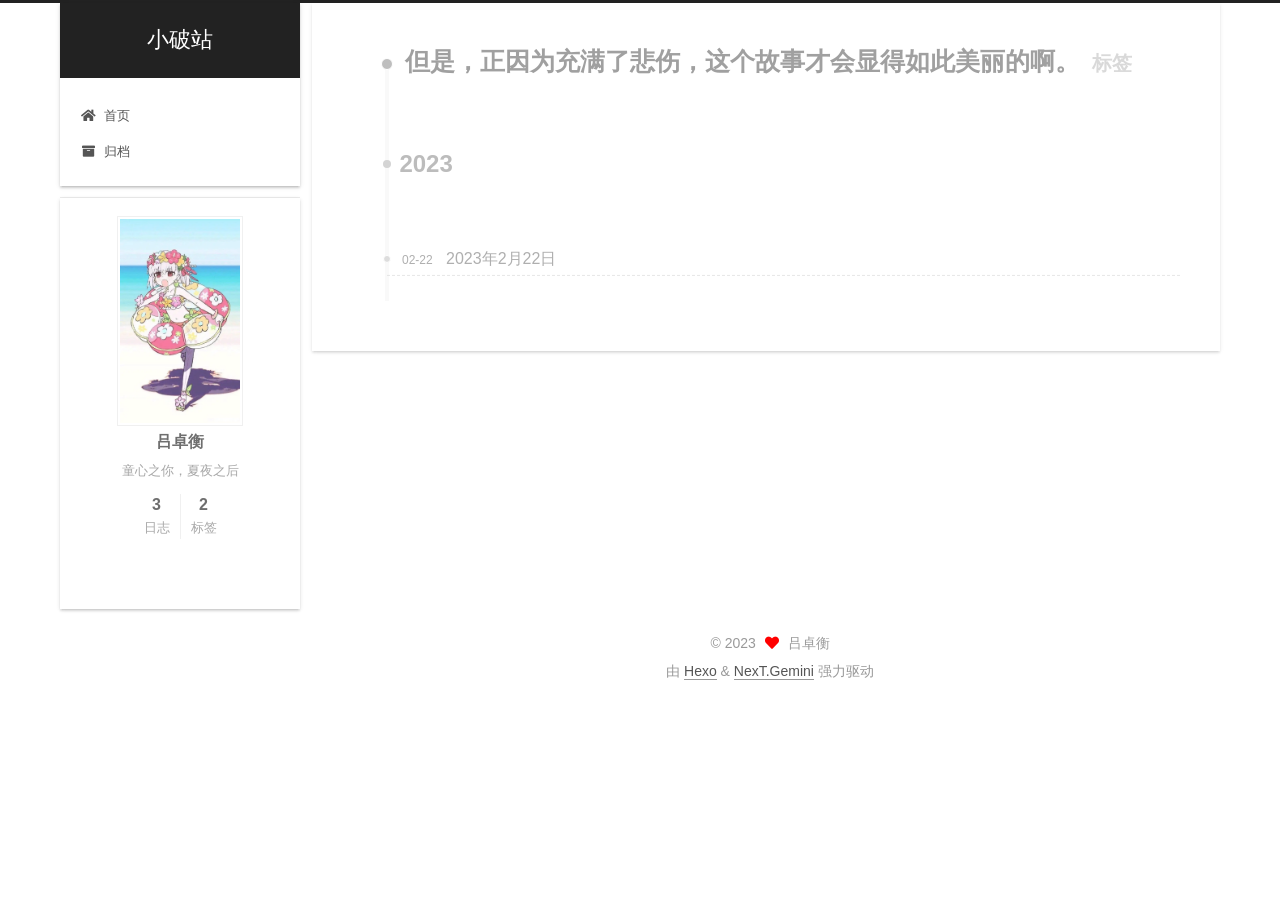
<file: tags/但是，正因为充满了悲伤，这个故事才会显得如此美丽的啊。/index.html>
<!DOCTYPE html>
<html lang="zh-CN">
<head>
  <meta charset="UTF-8">
<meta name="viewport" content="width=device-width, initial-scale=1, maximum-scale=2">
<meta name="theme-color" content="#222">
<meta name="generator" content="Hexo 6.3.0">
  <link rel="apple-touch-icon" sizes="180x180" href="/images/apple-touch-icon-next.png">
  <link rel="icon" type="image/png" sizes="32x32" href="/images/favicon-32x32-next.png">
  <link rel="icon" type="image/png" sizes="16x16" href="/images/favicon-16x16-next.png">
  <link rel="mask-icon" href="/images/logo.svg" color="#222">

<link rel="stylesheet" href="/css/main.css">


<link rel="stylesheet" href="/lib/font-awesome/css/all.min.css">
  <link rel="stylesheet" href="/lib/pace/pace-theme-minimal.min.css">
  <script src="/lib/pace/pace.min.js"></script>

<script id="hexo-configurations">
    var NexT = window.NexT || {};
    var CONFIG = {"hostname":"example.com","root":"/","scheme":"Gemini","version":"7.8.0","exturl":false,"sidebar":{"position":"left","display":"post","padding":18,"offset":12,"onmobile":false},"copycode":{"enable":false,"show_result":false,"style":null},"back2top":{"enable":true,"sidebar":false,"scrollpercent":false},"bookmark":{"enable":false,"color":"#222","save":"auto"},"fancybox":false,"mediumzoom":false,"lazyload":false,"pangu":false,"comments":{"style":"tabs","active":null,"storage":true,"lazyload":false,"nav":null},"algolia":{"hits":{"per_page":10},"labels":{"input_placeholder":"Search for Posts","hits_empty":"We didn't find any results for the search: ${query}","hits_stats":"${hits} results found in ${time} ms"}},"localsearch":{"enable":false,"trigger":"auto","top_n_per_article":1,"unescape":false,"preload":false},"motion":{"enable":true,"async":false,"transition":{"post_block":"fadeIn","post_header":"slideDownIn","post_body":"slideDownIn","coll_header":"slideLeftIn","sidebar":"slideUpIn"}}};
  </script>

  <meta name="description" content="童心之你，夏夜之后">
<meta property="og:type" content="website">
<meta property="og:title" content="小破站">
<meta property="og:url" content="http://example.com/tags/%E4%BD%86%E6%98%AF%EF%BC%8C%E6%AD%A3%E5%9B%A0%E4%B8%BA%E5%85%85%E6%BB%A1%E4%BA%86%E6%82%B2%E4%BC%A4%EF%BC%8C%E8%BF%99%E4%B8%AA%E6%95%85%E4%BA%8B%E6%89%8D%E4%BC%9A%E6%98%BE%E5%BE%97%E5%A6%82%E6%AD%A4%E7%BE%8E%E4%B8%BD%E7%9A%84%E5%95%8A%E3%80%82/index.html">
<meta property="og:site_name" content="小破站">
<meta property="og:description" content="童心之你，夏夜之后">
<meta property="og:locale" content="zh_CN">
<meta property="article:author" content="吕卓衡">
<meta name="twitter:card" content="summary">

<link rel="canonical" href="http://example.com/tags/%E4%BD%86%E6%98%AF%EF%BC%8C%E6%AD%A3%E5%9B%A0%E4%B8%BA%E5%85%85%E6%BB%A1%E4%BA%86%E6%82%B2%E4%BC%A4%EF%BC%8C%E8%BF%99%E4%B8%AA%E6%95%85%E4%BA%8B%E6%89%8D%E4%BC%9A%E6%98%BE%E5%BE%97%E5%A6%82%E6%AD%A4%E7%BE%8E%E4%B8%BD%E7%9A%84%E5%95%8A%E3%80%82/">


<script id="page-configurations">
  // https://hexo.io/docs/variables.html
  CONFIG.page = {
    sidebar: "",
    isHome : false,
    isPost : false,
    lang   : 'zh-CN'
  };
</script>

  <title>标签: 但是，正因为充满了悲伤，这个故事才会显得如此美丽的啊。 | 小破站</title>
  






  <noscript>
  <style>
  .use-motion .brand,
  .use-motion .menu-item,
  .sidebar-inner,
  .use-motion .post-block,
  .use-motion .pagination,
  .use-motion .comments,
  .use-motion .post-header,
  .use-motion .post-body,
  .use-motion .collection-header { opacity: initial; }

  .use-motion .site-title,
  .use-motion .site-subtitle {
    opacity: initial;
    top: initial;
  }

  .use-motion .logo-line-before i { left: initial; }
  .use-motion .logo-line-after i { right: initial; }
  </style>
</noscript>

</head>

<body itemscope itemtype="http://schema.org/WebPage">
  <div class="container use-motion">
    <div class="headband"></div>

    <header class="header" itemscope itemtype="http://schema.org/WPHeader">
      <div class="header-inner"><div class="site-brand-container">
  <div class="site-nav-toggle">
    <div class="toggle" aria-label="切换导航栏">
      <span class="toggle-line toggle-line-first"></span>
      <span class="toggle-line toggle-line-middle"></span>
      <span class="toggle-line toggle-line-last"></span>
    </div>
  </div>

  <div class="site-meta">

    <a href="/" class="brand" rel="start">
      <span class="logo-line-before"><i></i></span>
      <h1 class="site-title">小破站</h1>
      <span class="logo-line-after"><i></i></span>
    </a>
  </div>

  <div class="site-nav-right">
    <div class="toggle popup-trigger">
    </div>
  </div>
</div>




<nav class="site-nav">
  <ul id="menu" class="main-menu menu">
        <li class="menu-item menu-item-home">

    <a href="/" rel="section"><i class="fa fa-home fa-fw"></i>首页</a>

  </li>
        <li class="menu-item menu-item-archives">

    <a href="/archives/" rel="section"><i class="fa fa-archive fa-fw"></i>归档</a>

  </li>
  </ul>
</nav>




</div>
    </header>

    
  <div class="back-to-top">
    <i class="fa fa-arrow-up"></i>
    <span>0%</span>
  </div>


    <main class="main">
      <div class="main-inner">
        <div class="content-wrap">
          

          <div class="content tag">
            

  
  
  
  <div class="post-block">
    <div class="posts-collapse">
      <div class="collection-title">
        <h2 class="collection-header">但是，正因为充满了悲伤，这个故事才会显得如此美丽的啊。
          <small>标签</small>
        </h2>
      </div>

      
    <div class="collection-year">
      <span class="collection-header">2023</span>
    </div>

  <article itemscope itemtype="http://schema.org/Article">
    <header class="post-header">

      <div class="post-meta">
        <time itemprop="dateCreated"
              datetime="2023-02-22T19:30:44+08:00"
              content="2023-02-22">
          02-22
        </time>
      </div>

      <div class="post-title">
          <a class="post-title-link" href="/2023/02/22/2023%E5%B9%B42%E6%9C%8822%E6%97%A5/" itemprop="url">
            <span itemprop="name">2023年2月22日</span>
          </a>
      </div>

    </header>
  </article>

    </div>
  </div>
  
  
  

  



          </div>
          

<script>
  window.addEventListener('tabs:register', () => {
    let { activeClass } = CONFIG.comments;
    if (CONFIG.comments.storage) {
      activeClass = localStorage.getItem('comments_active') || activeClass;
    }
    if (activeClass) {
      let activeTab = document.querySelector(`a[href="#comment-${activeClass}"]`);
      if (activeTab) {
        activeTab.click();
      }
    }
  });
  if (CONFIG.comments.storage) {
    window.addEventListener('tabs:click', event => {
      if (!event.target.matches('.tabs-comment .tab-content .tab-pane')) return;
      let commentClass = event.target.classList[1];
      localStorage.setItem('comments_active', commentClass);
    });
  }
</script>

        </div>
          
  
  <div class="toggle sidebar-toggle">
    <span class="toggle-line toggle-line-first"></span>
    <span class="toggle-line toggle-line-middle"></span>
    <span class="toggle-line toggle-line-last"></span>
  </div>

  <aside class="sidebar">
    <div class="sidebar-inner">

      <ul class="sidebar-nav motion-element">
        <li class="sidebar-nav-toc">
          文章目录
        </li>
        <li class="sidebar-nav-overview">
          站点概览
        </li>
      </ul>

      <!--noindex-->
      <div class="post-toc-wrap sidebar-panel">
      </div>
      <!--/noindex-->

      <div class="site-overview-wrap sidebar-panel">
        <div class="site-author motion-element" itemprop="author" itemscope itemtype="http://schema.org/Person">
    <img class="site-author-image" itemprop="image" alt="吕卓衡"
      src="/images/avatar.jpg">
  <p class="site-author-name" itemprop="name">吕卓衡</p>
  <div class="site-description" itemprop="description">童心之你，夏夜之后</div>
</div>
<div class="site-state-wrap motion-element">
  <nav class="site-state">
      <div class="site-state-item site-state-posts">
          <a href="/archives/">
        
          <span class="site-state-item-count">3</span>
          <span class="site-state-item-name">日志</span>
        </a>
      </div>
      <div class="site-state-item site-state-tags">
        <span class="site-state-item-count">2</span>
        <span class="site-state-item-name">标签</span>
      </div>
  </nav>
</div>



      </div>
<iframe frameborder="no" border="0" marginwidth="0" marginheight="0" width=298 height=52 src="//music.163.com/outchain/player?type=2&id=22636709&auto=1&height=32"></iframe>

    </div>
  </aside>
  <div id="sidebar-dimmer"></div>


      </div>
    </main>

    <footer class="footer">
      <div class="footer-inner">
        

        

<div class="copyright">
  
  &copy; 
  <span itemprop="copyrightYear">2023</span>
  <span class="with-love">
    <i class="fa fa-heart"></i>
  </span>
  <span class="author" itemprop="copyrightHolder">吕卓衡</span>
</div>
  <div class="powered-by">由 <a href="https://hexo.io/" class="theme-link" rel="noopener" target="_blank">Hexo</a> & <a href="https://theme-next.org/" class="theme-link" rel="noopener" target="_blank">NexT.Gemini</a> 强力驱动
  </div>

        








      </div>
    </footer>
  </div>

  
  <script src="/lib/anime.min.js"></script>
  <script src="/lib/velocity/velocity.min.js"></script>
  <script src="/lib/velocity/velocity.ui.min.js"></script>

<script src="/js/utils.js"></script>

<script src="/js/motion.js"></script>


<script src="/js/schemes/pisces.js"></script>


<script src="/js/next-boot.js"></script>




  















  

  


</body>
</html>
</file>
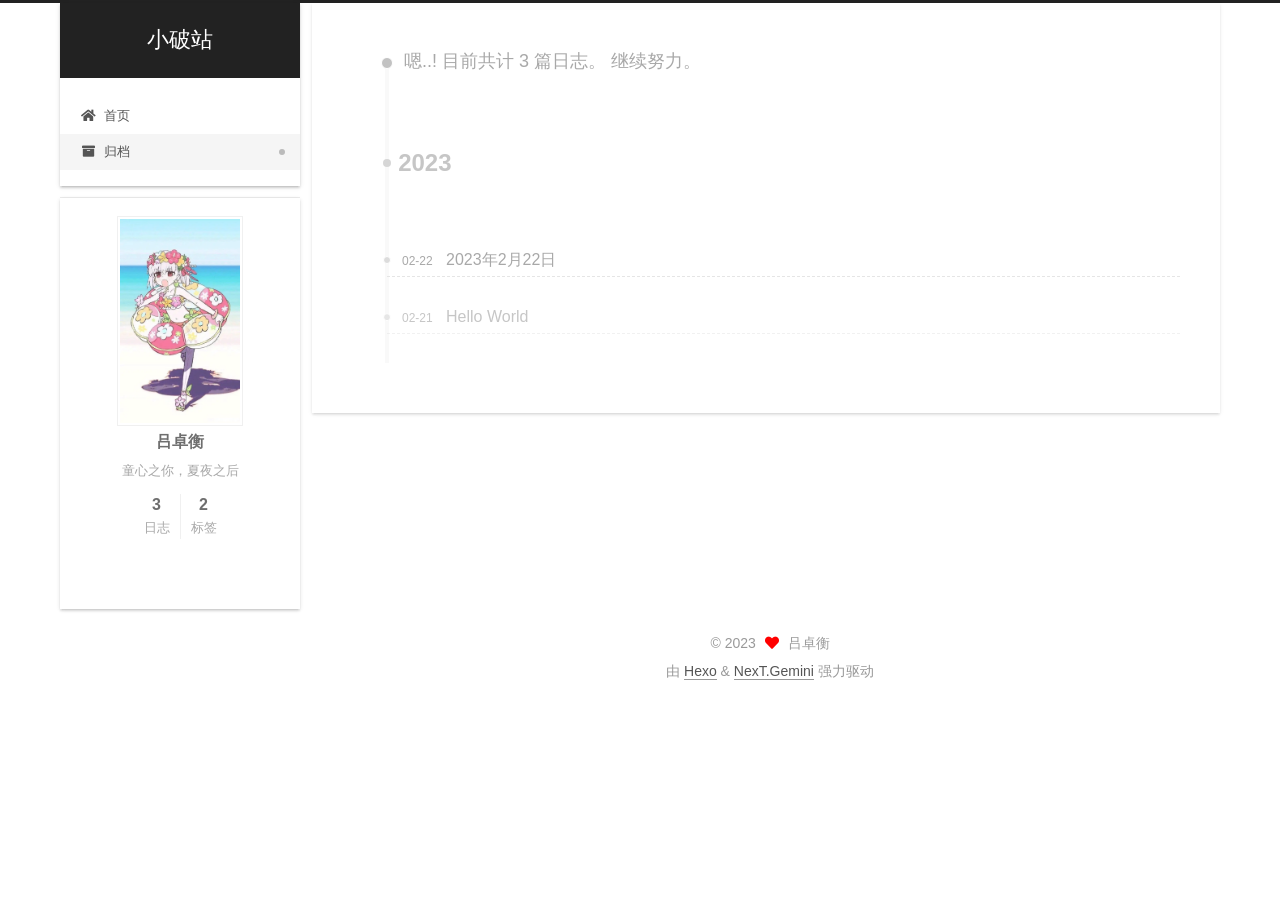
<file: archives/2023/02/index.html>
<!DOCTYPE html>
<html lang="zh-CN">
<head>
  <meta charset="UTF-8">
<meta name="viewport" content="width=device-width, initial-scale=1, maximum-scale=2">
<meta name="theme-color" content="#222">
<meta name="generator" content="Hexo 6.3.0">
  <link rel="apple-touch-icon" sizes="180x180" href="/images/apple-touch-icon-next.png">
  <link rel="icon" type="image/png" sizes="32x32" href="/images/favicon-32x32-next.png">
  <link rel="icon" type="image/png" sizes="16x16" href="/images/favicon-16x16-next.png">
  <link rel="mask-icon" href="/images/logo.svg" color="#222">

<link rel="stylesheet" href="/css/main.css">


<link rel="stylesheet" href="/lib/font-awesome/css/all.min.css">
  <link rel="stylesheet" href="/lib/pace/pace-theme-minimal.min.css">
  <script src="/lib/pace/pace.min.js"></script>

<script id="hexo-configurations">
    var NexT = window.NexT || {};
    var CONFIG = {"hostname":"example.com","root":"/","scheme":"Gemini","version":"7.8.0","exturl":false,"sidebar":{"position":"left","display":"post","padding":18,"offset":12,"onmobile":false},"copycode":{"enable":false,"show_result":false,"style":null},"back2top":{"enable":true,"sidebar":false,"scrollpercent":false},"bookmark":{"enable":false,"color":"#222","save":"auto"},"fancybox":false,"mediumzoom":false,"lazyload":false,"pangu":false,"comments":{"style":"tabs","active":null,"storage":true,"lazyload":false,"nav":null},"algolia":{"hits":{"per_page":10},"labels":{"input_placeholder":"Search for Posts","hits_empty":"We didn't find any results for the search: ${query}","hits_stats":"${hits} results found in ${time} ms"}},"localsearch":{"enable":false,"trigger":"auto","top_n_per_article":1,"unescape":false,"preload":false},"motion":{"enable":true,"async":false,"transition":{"post_block":"fadeIn","post_header":"slideDownIn","post_body":"slideDownIn","coll_header":"slideLeftIn","sidebar":"slideUpIn"}}};
  </script>

  <meta name="description" content="童心之你，夏夜之后">
<meta property="og:type" content="website">
<meta property="og:title" content="小破站">
<meta property="og:url" content="http://example.com/archives/2023/02/index.html">
<meta property="og:site_name" content="小破站">
<meta property="og:description" content="童心之你，夏夜之后">
<meta property="og:locale" content="zh_CN">
<meta property="article:author" content="吕卓衡">
<meta name="twitter:card" content="summary">

<link rel="canonical" href="http://example.com/archives/2023/02/">


<script id="page-configurations">
  // https://hexo.io/docs/variables.html
  CONFIG.page = {
    sidebar: "",
    isHome : false,
    isPost : false,
    lang   : 'zh-CN'
  };
</script>

  <title>归档 | 小破站</title>
  






  <noscript>
  <style>
  .use-motion .brand,
  .use-motion .menu-item,
  .sidebar-inner,
  .use-motion .post-block,
  .use-motion .pagination,
  .use-motion .comments,
  .use-motion .post-header,
  .use-motion .post-body,
  .use-motion .collection-header { opacity: initial; }

  .use-motion .site-title,
  .use-motion .site-subtitle {
    opacity: initial;
    top: initial;
  }

  .use-motion .logo-line-before i { left: initial; }
  .use-motion .logo-line-after i { right: initial; }
  </style>
</noscript>

</head>

<body itemscope itemtype="http://schema.org/WebPage">
  <div class="container use-motion">
    <div class="headband"></div>

    <header class="header" itemscope itemtype="http://schema.org/WPHeader">
      <div class="header-inner"><div class="site-brand-container">
  <div class="site-nav-toggle">
    <div class="toggle" aria-label="切换导航栏">
      <span class="toggle-line toggle-line-first"></span>
      <span class="toggle-line toggle-line-middle"></span>
      <span class="toggle-line toggle-line-last"></span>
    </div>
  </div>

  <div class="site-meta">

    <a href="/" class="brand" rel="start">
      <span class="logo-line-before"><i></i></span>
      <h1 class="site-title">小破站</h1>
      <span class="logo-line-after"><i></i></span>
    </a>
  </div>

  <div class="site-nav-right">
    <div class="toggle popup-trigger">
    </div>
  </div>
</div>




<nav class="site-nav">
  <ul id="menu" class="main-menu menu">
        <li class="menu-item menu-item-home">

    <a href="/" rel="section"><i class="fa fa-home fa-fw"></i>首页</a>

  </li>
        <li class="menu-item menu-item-archives">

    <a href="/archives/" rel="section"><i class="fa fa-archive fa-fw"></i>归档</a>

  </li>
  </ul>
</nav>




</div>
    </header>

    
  <div class="back-to-top">
    <i class="fa fa-arrow-up"></i>
    <span>0%</span>
  </div>


    <main class="main">
      <div class="main-inner">
        <div class="content-wrap">
          

          <div class="content archive">
            

  
  
  
  <div class="post-block">
    <div class="posts-collapse">
      <div class="collection-title">
        <span class="collection-header">嗯..! 目前共计 3 篇日志。 继续努力。</span>
      </div>

      
    <div class="collection-year">
      <span class="collection-header">2023</span>
    </div>

  <article itemscope itemtype="http://schema.org/Article">
    <header class="post-header">

      <div class="post-meta">
        <time itemprop="dateCreated"
              datetime="2023-02-22T19:30:44+08:00"
              content="2023-02-22">
          02-22
        </time>
      </div>

      <div class="post-title">
          <a class="post-title-link" href="/2023/02/22/2023%E5%B9%B42%E6%9C%8822%E6%97%A5/" itemprop="url">
            <span itemprop="name">2023年2月22日</span>
          </a>
      </div>

    </header>
  </article>

  <article itemscope itemtype="http://schema.org/Article">
    <header class="post-header">

      <div class="post-meta">
        <time itemprop="dateCreated"
              datetime="2023-02-21T19:16:23+08:00"
              content="2023-02-21">
          02-21
        </time>
      </div>

      <div class="post-title">
          <a class="post-title-link" href="/2023/02/21/hello-world/" itemprop="url">
            <span itemprop="name">Hello World</span>
          </a>
      </div>

    </header>
  </article>


    </div>
  </div>
  
  
  

  



          </div>
          

<script>
  window.addEventListener('tabs:register', () => {
    let { activeClass } = CONFIG.comments;
    if (CONFIG.comments.storage) {
      activeClass = localStorage.getItem('comments_active') || activeClass;
    }
    if (activeClass) {
      let activeTab = document.querySelector(`a[href="#comment-${activeClass}"]`);
      if (activeTab) {
        activeTab.click();
      }
    }
  });
  if (CONFIG.comments.storage) {
    window.addEventListener('tabs:click', event => {
      if (!event.target.matches('.tabs-comment .tab-content .tab-pane')) return;
      let commentClass = event.target.classList[1];
      localStorage.setItem('comments_active', commentClass);
    });
  }
</script>

        </div>
          
  
  <div class="toggle sidebar-toggle">
    <span class="toggle-line toggle-line-first"></span>
    <span class="toggle-line toggle-line-middle"></span>
    <span class="toggle-line toggle-line-last"></span>
  </div>

  <aside class="sidebar">
    <div class="sidebar-inner">

      <ul class="sidebar-nav motion-element">
        <li class="sidebar-nav-toc">
          文章目录
        </li>
        <li class="sidebar-nav-overview">
          站点概览
        </li>
      </ul>

      <!--noindex-->
      <div class="post-toc-wrap sidebar-panel">
      </div>
      <!--/noindex-->

      <div class="site-overview-wrap sidebar-panel">
        <div class="site-author motion-element" itemprop="author" itemscope itemtype="http://schema.org/Person">
    <img class="site-author-image" itemprop="image" alt="吕卓衡"
      src="/images/avatar.jpg">
  <p class="site-author-name" itemprop="name">吕卓衡</p>
  <div class="site-description" itemprop="description">童心之你，夏夜之后</div>
</div>
<div class="site-state-wrap motion-element">
  <nav class="site-state">
      <div class="site-state-item site-state-posts">
          <a href="/archives/">
        
          <span class="site-state-item-count">3</span>
          <span class="site-state-item-name">日志</span>
        </a>
      </div>
      <div class="site-state-item site-state-tags">
        <span class="site-state-item-count">2</span>
        <span class="site-state-item-name">标签</span>
      </div>
  </nav>
</div>



      </div>
<iframe frameborder="no" border="0" marginwidth="0" marginheight="0" width=298 height=52 src="//music.163.com/outchain/player?type=2&id=22636709&auto=1&height=32"></iframe>

    </div>
  </aside>
  <div id="sidebar-dimmer"></div>


      </div>
    </main>

    <footer class="footer">
      <div class="footer-inner">
        

        

<div class="copyright">
  
  &copy; 
  <span itemprop="copyrightYear">2023</span>
  <span class="with-love">
    <i class="fa fa-heart"></i>
  </span>
  <span class="author" itemprop="copyrightHolder">吕卓衡</span>
</div>
  <div class="powered-by">由 <a href="https://hexo.io/" class="theme-link" rel="noopener" target="_blank">Hexo</a> & <a href="https://theme-next.org/" class="theme-link" rel="noopener" target="_blank">NexT.Gemini</a> 强力驱动
  </div>

        








      </div>
    </footer>
  </div>

  
  <script src="/lib/anime.min.js"></script>
  <script src="/lib/velocity/velocity.min.js"></script>
  <script src="/lib/velocity/velocity.ui.min.js"></script>

<script src="/js/utils.js"></script>

<script src="/js/motion.js"></script>


<script src="/js/schemes/pisces.js"></script>


<script src="/js/next-boot.js"></script>




  















  

  


</body>
</html>
</file>
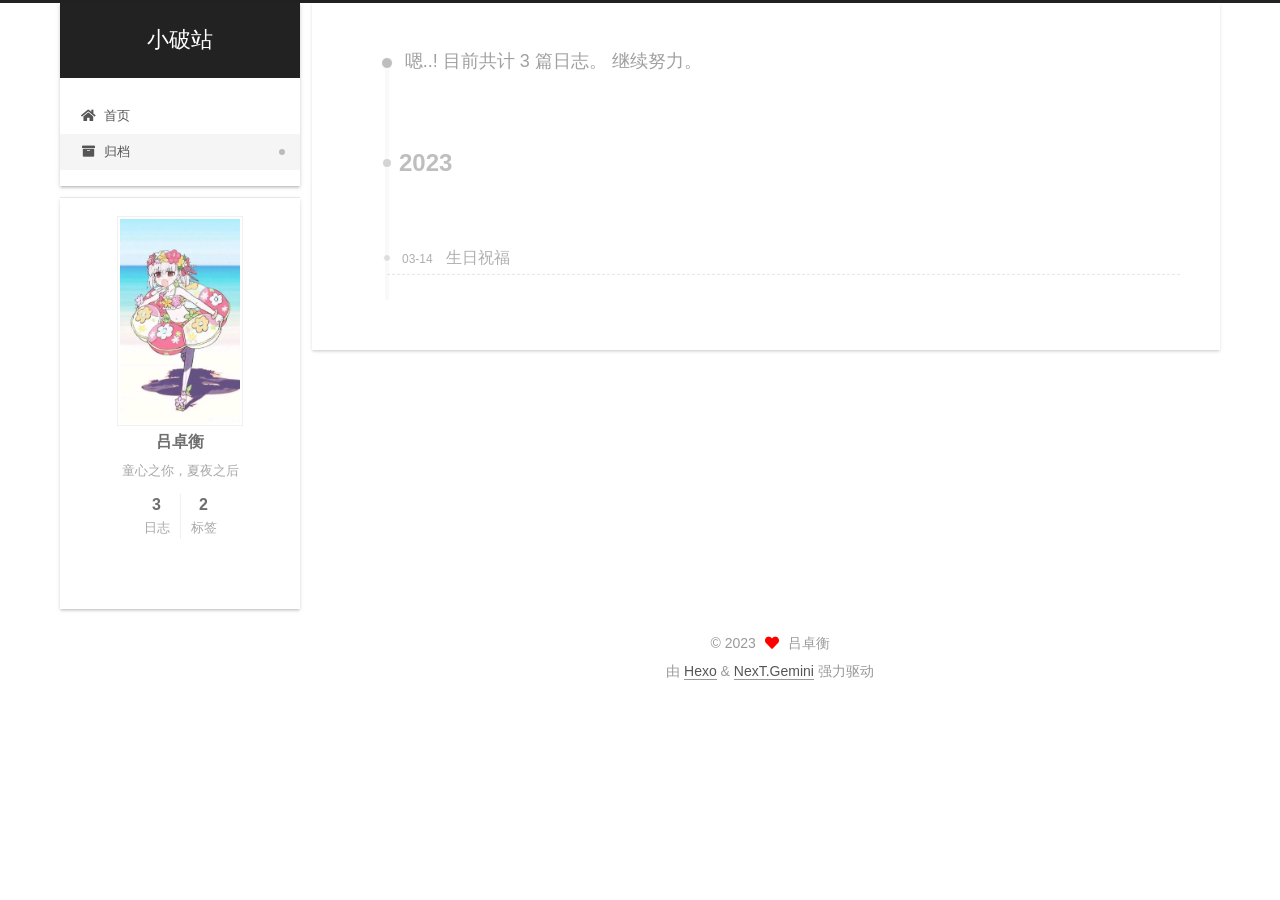
<file: archives/2023/03/index.html>
<!DOCTYPE html>
<html lang="zh-CN">
<head>
  <meta charset="UTF-8">
<meta name="viewport" content="width=device-width, initial-scale=1, maximum-scale=2">
<meta name="theme-color" content="#222">
<meta name="generator" content="Hexo 6.3.0">
  <link rel="apple-touch-icon" sizes="180x180" href="/images/apple-touch-icon-next.png">
  <link rel="icon" type="image/png" sizes="32x32" href="/images/favicon-32x32-next.png">
  <link rel="icon" type="image/png" sizes="16x16" href="/images/favicon-16x16-next.png">
  <link rel="mask-icon" href="/images/logo.svg" color="#222">

<link rel="stylesheet" href="/css/main.css">


<link rel="stylesheet" href="/lib/font-awesome/css/all.min.css">
  <link rel="stylesheet" href="/lib/pace/pace-theme-minimal.min.css">
  <script src="/lib/pace/pace.min.js"></script>

<script id="hexo-configurations">
    var NexT = window.NexT || {};
    var CONFIG = {"hostname":"example.com","root":"/","scheme":"Gemini","version":"7.8.0","exturl":false,"sidebar":{"position":"left","display":"post","padding":18,"offset":12,"onmobile":false},"copycode":{"enable":false,"show_result":false,"style":null},"back2top":{"enable":true,"sidebar":false,"scrollpercent":false},"bookmark":{"enable":false,"color":"#222","save":"auto"},"fancybox":false,"mediumzoom":false,"lazyload":false,"pangu":false,"comments":{"style":"tabs","active":null,"storage":true,"lazyload":false,"nav":null},"algolia":{"hits":{"per_page":10},"labels":{"input_placeholder":"Search for Posts","hits_empty":"We didn't find any results for the search: ${query}","hits_stats":"${hits} results found in ${time} ms"}},"localsearch":{"enable":false,"trigger":"auto","top_n_per_article":1,"unescape":false,"preload":false},"motion":{"enable":true,"async":false,"transition":{"post_block":"fadeIn","post_header":"slideDownIn","post_body":"slideDownIn","coll_header":"slideLeftIn","sidebar":"slideUpIn"}}};
  </script>

  <meta name="description" content="童心之你，夏夜之后">
<meta property="og:type" content="website">
<meta property="og:title" content="小破站">
<meta property="og:url" content="http://example.com/archives/2023/03/index.html">
<meta property="og:site_name" content="小破站">
<meta property="og:description" content="童心之你，夏夜之后">
<meta property="og:locale" content="zh_CN">
<meta property="article:author" content="吕卓衡">
<meta name="twitter:card" content="summary">

<link rel="canonical" href="http://example.com/archives/2023/03/">


<script id="page-configurations">
  // https://hexo.io/docs/variables.html
  CONFIG.page = {
    sidebar: "",
    isHome : false,
    isPost : false,
    lang   : 'zh-CN'
  };
</script>

  <title>归档 | 小破站</title>
  






  <noscript>
  <style>
  .use-motion .brand,
  .use-motion .menu-item,
  .sidebar-inner,
  .use-motion .post-block,
  .use-motion .pagination,
  .use-motion .comments,
  .use-motion .post-header,
  .use-motion .post-body,
  .use-motion .collection-header { opacity: initial; }

  .use-motion .site-title,
  .use-motion .site-subtitle {
    opacity: initial;
    top: initial;
  }

  .use-motion .logo-line-before i { left: initial; }
  .use-motion .logo-line-after i { right: initial; }
  </style>
</noscript>

</head>

<body itemscope itemtype="http://schema.org/WebPage">
  <div class="container use-motion">
    <div class="headband"></div>

    <header class="header" itemscope itemtype="http://schema.org/WPHeader">
      <div class="header-inner"><div class="site-brand-container">
  <div class="site-nav-toggle">
    <div class="toggle" aria-label="切换导航栏">
      <span class="toggle-line toggle-line-first"></span>
      <span class="toggle-line toggle-line-middle"></span>
      <span class="toggle-line toggle-line-last"></span>
    </div>
  </div>

  <div class="site-meta">

    <a href="/" class="brand" rel="start">
      <span class="logo-line-before"><i></i></span>
      <h1 class="site-title">小破站</h1>
      <span class="logo-line-after"><i></i></span>
    </a>
  </div>

  <div class="site-nav-right">
    <div class="toggle popup-trigger">
    </div>
  </div>
</div>




<nav class="site-nav">
  <ul id="menu" class="main-menu menu">
        <li class="menu-item menu-item-home">

    <a href="/" rel="section"><i class="fa fa-home fa-fw"></i>首页</a>

  </li>
        <li class="menu-item menu-item-archives">

    <a href="/archives/" rel="section"><i class="fa fa-archive fa-fw"></i>归档</a>

  </li>
  </ul>
</nav>




</div>
    </header>

    
  <div class="back-to-top">
    <i class="fa fa-arrow-up"></i>
    <span>0%</span>
  </div>


    <main class="main">
      <div class="main-inner">
        <div class="content-wrap">
          

          <div class="content archive">
            

  
  
  
  <div class="post-block">
    <div class="posts-collapse">
      <div class="collection-title">
        <span class="collection-header">嗯..! 目前共计 3 篇日志。 继续努力。</span>
      </div>

      
    <div class="collection-year">
      <span class="collection-header">2023</span>
    </div>

  <article itemscope itemtype="http://schema.org/Article">
    <header class="post-header">

      <div class="post-meta">
        <time itemprop="dateCreated"
              datetime="2023-03-14T07:45:37+08:00"
              content="2023-03-14">
          03-14
        </time>
      </div>

      <div class="post-title">
          <a class="post-title-link" href="/2023/03/14/%E7%94%9F%E6%97%A5%E5%BF%AB%E4%B9%90/" itemprop="url">
            <span itemprop="name">生日祝福</span>
          </a>
      </div>

    </header>
  </article>


    </div>
  </div>
  
  
  

  



          </div>
          

<script>
  window.addEventListener('tabs:register', () => {
    let { activeClass } = CONFIG.comments;
    if (CONFIG.comments.storage) {
      activeClass = localStorage.getItem('comments_active') || activeClass;
    }
    if (activeClass) {
      let activeTab = document.querySelector(`a[href="#comment-${activeClass}"]`);
      if (activeTab) {
        activeTab.click();
      }
    }
  });
  if (CONFIG.comments.storage) {
    window.addEventListener('tabs:click', event => {
      if (!event.target.matches('.tabs-comment .tab-content .tab-pane')) return;
      let commentClass = event.target.classList[1];
      localStorage.setItem('comments_active', commentClass);
    });
  }
</script>

        </div>
          
  
  <div class="toggle sidebar-toggle">
    <span class="toggle-line toggle-line-first"></span>
    <span class="toggle-line toggle-line-middle"></span>
    <span class="toggle-line toggle-line-last"></span>
  </div>

  <aside class="sidebar">
    <div class="sidebar-inner">

      <ul class="sidebar-nav motion-element">
        <li class="sidebar-nav-toc">
          文章目录
        </li>
        <li class="sidebar-nav-overview">
          站点概览
        </li>
      </ul>

      <!--noindex-->
      <div class="post-toc-wrap sidebar-panel">
      </div>
      <!--/noindex-->

      <div class="site-overview-wrap sidebar-panel">
        <div class="site-author motion-element" itemprop="author" itemscope itemtype="http://schema.org/Person">
    <img class="site-author-image" itemprop="image" alt="吕卓衡"
      src="/images/avatar.jpg">
  <p class="site-author-name" itemprop="name">吕卓衡</p>
  <div class="site-description" itemprop="description">童心之你，夏夜之后</div>
</div>
<div class="site-state-wrap motion-element">
  <nav class="site-state">
      <div class="site-state-item site-state-posts">
          <a href="/archives/">
        
          <span class="site-state-item-count">3</span>
          <span class="site-state-item-name">日志</span>
        </a>
      </div>
      <div class="site-state-item site-state-tags">
        <span class="site-state-item-count">2</span>
        <span class="site-state-item-name">标签</span>
      </div>
  </nav>
</div>



      </div>
<iframe frameborder="no" border="0" marginwidth="0" marginheight="0" width=298 height=52 src="//music.163.com/outchain/player?type=2&id=22636709&auto=1&height=32"></iframe>

    </div>
  </aside>
  <div id="sidebar-dimmer"></div>


      </div>
    </main>

    <footer class="footer">
      <div class="footer-inner">
        

        

<div class="copyright">
  
  &copy; 
  <span itemprop="copyrightYear">2023</span>
  <span class="with-love">
    <i class="fa fa-heart"></i>
  </span>
  <span class="author" itemprop="copyrightHolder">吕卓衡</span>
</div>
  <div class="powered-by">由 <a href="https://hexo.io/" class="theme-link" rel="noopener" target="_blank">Hexo</a> & <a href="https://theme-next.org/" class="theme-link" rel="noopener" target="_blank">NexT.Gemini</a> 强力驱动
  </div>

        








      </div>
    </footer>
  </div>

  
  <script src="/lib/anime.min.js"></script>
  <script src="/lib/velocity/velocity.min.js"></script>
  <script src="/lib/velocity/velocity.ui.min.js"></script>

<script src="/js/utils.js"></script>

<script src="/js/motion.js"></script>


<script src="/js/schemes/pisces.js"></script>


<script src="/js/next-boot.js"></script>




  















  

  


</body>
</html>
</file>
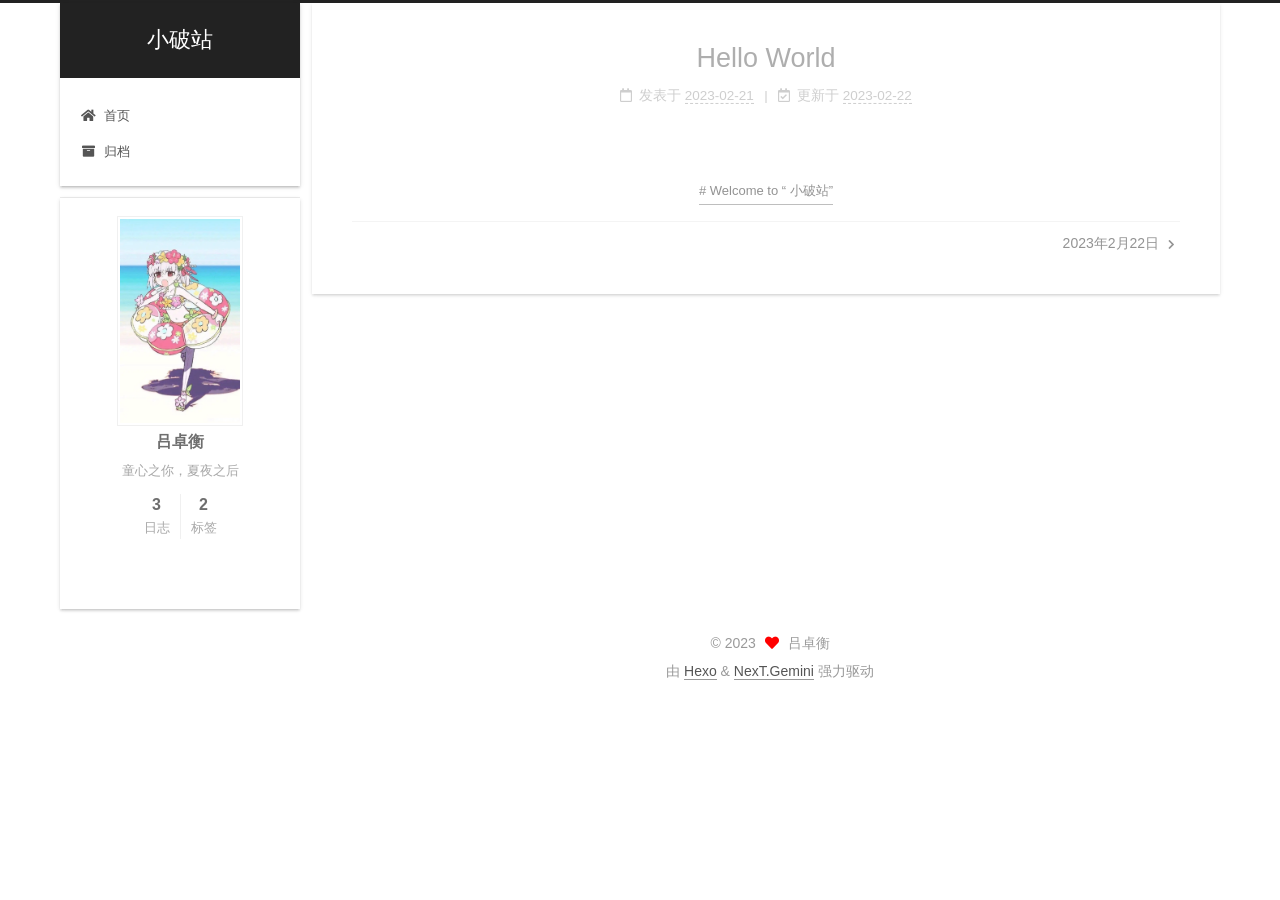
<file: 2023/02/21/hello-world/index.html>
<!DOCTYPE html>
<html lang="zh-CN">
<head>
  <meta charset="UTF-8">
<meta name="viewport" content="width=device-width, initial-scale=1, maximum-scale=2">
<meta name="theme-color" content="#222">
<meta name="generator" content="Hexo 6.3.0">
  <link rel="apple-touch-icon" sizes="180x180" href="/images/apple-touch-icon-next.png">
  <link rel="icon" type="image/png" sizes="32x32" href="/images/favicon-32x32-next.png">
  <link rel="icon" type="image/png" sizes="16x16" href="/images/favicon-16x16-next.png">
  <link rel="mask-icon" href="/images/logo.svg" color="#222">

<link rel="stylesheet" href="/css/main.css">


<link rel="stylesheet" href="/lib/font-awesome/css/all.min.css">
  <link rel="stylesheet" href="/lib/pace/pace-theme-minimal.min.css">
  <script src="/lib/pace/pace.min.js"></script>

<script id="hexo-configurations">
    var NexT = window.NexT || {};
    var CONFIG = {"hostname":"example.com","root":"/","scheme":"Gemini","version":"7.8.0","exturl":false,"sidebar":{"position":"left","display":"post","padding":18,"offset":12,"onmobile":false},"copycode":{"enable":false,"show_result":false,"style":null},"back2top":{"enable":true,"sidebar":false,"scrollpercent":false},"bookmark":{"enable":false,"color":"#222","save":"auto"},"fancybox":false,"mediumzoom":false,"lazyload":false,"pangu":false,"comments":{"style":"tabs","active":null,"storage":true,"lazyload":false,"nav":null},"algolia":{"hits":{"per_page":10},"labels":{"input_placeholder":"Search for Posts","hits_empty":"We didn't find any results for the search: ${query}","hits_stats":"${hits} results found in ${time} ms"}},"localsearch":{"enable":false,"trigger":"auto","top_n_per_article":1,"unescape":false,"preload":false},"motion":{"enable":true,"async":false,"transition":{"post_block":"fadeIn","post_header":"slideDownIn","post_body":"slideDownIn","coll_header":"slideLeftIn","sidebar":"slideUpIn"}}};
  </script>

  <meta name="description" content="童心之你，夏夜之后">
<meta property="og:type" content="article">
<meta property="og:title" content="Hello World">
<meta property="og:url" content="http://example.com/2023/02/21/hello-world/index.html">
<meta property="og:site_name" content="小破站">
<meta property="og:description" content="童心之你，夏夜之后">
<meta property="og:locale" content="zh_CN">
<meta property="article:published_time" content="2023-02-21T11:16:23.814Z">
<meta property="article:modified_time" content="2023-02-22T12:37:59.444Z">
<meta property="article:author" content="吕卓衡">
<meta property="article:tag" content="Welcome to “ 小破站”">
<meta name="twitter:card" content="summary">

<link rel="canonical" href="http://example.com/2023/02/21/hello-world/">


<script id="page-configurations">
  // https://hexo.io/docs/variables.html
  CONFIG.page = {
    sidebar: "",
    isHome : false,
    isPost : true,
    lang   : 'zh-CN'
  };
</script>

  <title>Hello World | 小破站</title>
  






  <noscript>
  <style>
  .use-motion .brand,
  .use-motion .menu-item,
  .sidebar-inner,
  .use-motion .post-block,
  .use-motion .pagination,
  .use-motion .comments,
  .use-motion .post-header,
  .use-motion .post-body,
  .use-motion .collection-header { opacity: initial; }

  .use-motion .site-title,
  .use-motion .site-subtitle {
    opacity: initial;
    top: initial;
  }

  .use-motion .logo-line-before i { left: initial; }
  .use-motion .logo-line-after i { right: initial; }
  </style>
</noscript>

</head>

<body itemscope itemtype="http://schema.org/WebPage">
  <div class="container use-motion">
    <div class="headband"></div>

    <header class="header" itemscope itemtype="http://schema.org/WPHeader">
      <div class="header-inner"><div class="site-brand-container">
  <div class="site-nav-toggle">
    <div class="toggle" aria-label="切换导航栏">
      <span class="toggle-line toggle-line-first"></span>
      <span class="toggle-line toggle-line-middle"></span>
      <span class="toggle-line toggle-line-last"></span>
    </div>
  </div>

  <div class="site-meta">

    <a href="/" class="brand" rel="start">
      <span class="logo-line-before"><i></i></span>
      <h1 class="site-title">小破站</h1>
      <span class="logo-line-after"><i></i></span>
    </a>
  </div>

  <div class="site-nav-right">
    <div class="toggle popup-trigger">
    </div>
  </div>
</div>




<nav class="site-nav">
  <ul id="menu" class="main-menu menu">
        <li class="menu-item menu-item-home">

    <a href="/" rel="section"><i class="fa fa-home fa-fw"></i>首页</a>

  </li>
        <li class="menu-item menu-item-archives">

    <a href="/archives/" rel="section"><i class="fa fa-archive fa-fw"></i>归档</a>

  </li>
  </ul>
</nav>




</div>
    </header>

    
  <div class="back-to-top">
    <i class="fa fa-arrow-up"></i>
    <span>0%</span>
  </div>


    <main class="main">
      <div class="main-inner">
        <div class="content-wrap">
          

          <div class="content post posts-expand">
            

    
  
  
  <article itemscope itemtype="http://schema.org/Article" class="post-block" lang="zh-CN">
    <link itemprop="mainEntityOfPage" href="http://example.com/2023/02/21/hello-world/">

    <span hidden itemprop="author" itemscope itemtype="http://schema.org/Person">
      <meta itemprop="image" content="/images/avatar.jpg">
      <meta itemprop="name" content="吕卓衡">
      <meta itemprop="description" content="童心之你，夏夜之后">
    </span>

    <span hidden itemprop="publisher" itemscope itemtype="http://schema.org/Organization">
      <meta itemprop="name" content="小破站">
    </span>
      <header class="post-header">
        <h1 class="post-title" itemprop="name headline">
          Hello World
        </h1>

        <div class="post-meta">
            <span class="post-meta-item">
              <span class="post-meta-item-icon">
                <i class="far fa-calendar"></i>
              </span>
              <span class="post-meta-item-text">发表于</span>

              <time title="创建时间：2023-02-21 19:16:23" itemprop="dateCreated datePublished" datetime="2023-02-21T19:16:23+08:00">2023-02-21</time>
            </span>
              <span class="post-meta-item">
                <span class="post-meta-item-icon">
                  <i class="far fa-calendar-check"></i>
                </span>
                <span class="post-meta-item-text">更新于</span>
                <time title="修改时间：2023-02-22 20:37:59" itemprop="dateModified" datetime="2023-02-22T20:37:59+08:00">2023-02-22</time>
              </span>

          

        </div>
      </header>

    
    
    
    <div class="post-body" itemprop="articleBody">

      
        
    </div>

    
    
    

      <footer class="post-footer">
          <div class="post-tags">
              <a href="/tags/Welcome-to-%E2%80%9C-%E5%B0%8F%E7%A0%B4%E7%AB%99%E2%80%9D/" rel="tag"># Welcome to “ 小破站”</a>
          </div>

        


        
    <div class="post-nav">
      <div class="post-nav-item"></div>
      <div class="post-nav-item">
    <a href="/2023/02/22/2023%E5%B9%B42%E6%9C%8822%E6%97%A5/" rel="next" title="2023年2月22日">
      2023年2月22日 <i class="fa fa-chevron-right"></i>
    </a></div>
    </div>
      </footer>
    
  </article>
  
  
  



          </div>
          

<script>
  window.addEventListener('tabs:register', () => {
    let { activeClass } = CONFIG.comments;
    if (CONFIG.comments.storage) {
      activeClass = localStorage.getItem('comments_active') || activeClass;
    }
    if (activeClass) {
      let activeTab = document.querySelector(`a[href="#comment-${activeClass}"]`);
      if (activeTab) {
        activeTab.click();
      }
    }
  });
  if (CONFIG.comments.storage) {
    window.addEventListener('tabs:click', event => {
      if (!event.target.matches('.tabs-comment .tab-content .tab-pane')) return;
      let commentClass = event.target.classList[1];
      localStorage.setItem('comments_active', commentClass);
    });
  }
</script>

        </div>
          
  
  <div class="toggle sidebar-toggle">
    <span class="toggle-line toggle-line-first"></span>
    <span class="toggle-line toggle-line-middle"></span>
    <span class="toggle-line toggle-line-last"></span>
  </div>

  <aside class="sidebar">
    <div class="sidebar-inner">

      <ul class="sidebar-nav motion-element">
        <li class="sidebar-nav-toc">
          文章目录
        </li>
        <li class="sidebar-nav-overview">
          站点概览
        </li>
      </ul>

      <!--noindex-->
      <div class="post-toc-wrap sidebar-panel">
      </div>
      <!--/noindex-->

      <div class="site-overview-wrap sidebar-panel">
        <div class="site-author motion-element" itemprop="author" itemscope itemtype="http://schema.org/Person">
    <img class="site-author-image" itemprop="image" alt="吕卓衡"
      src="/images/avatar.jpg">
  <p class="site-author-name" itemprop="name">吕卓衡</p>
  <div class="site-description" itemprop="description">童心之你，夏夜之后</div>
</div>
<div class="site-state-wrap motion-element">
  <nav class="site-state">
      <div class="site-state-item site-state-posts">
          <a href="/archives/">
        
          <span class="site-state-item-count">3</span>
          <span class="site-state-item-name">日志</span>
        </a>
      </div>
      <div class="site-state-item site-state-tags">
        <span class="site-state-item-count">2</span>
        <span class="site-state-item-name">标签</span>
      </div>
  </nav>
</div>



      </div>
<iframe frameborder="no" border="0" marginwidth="0" marginheight="0" width=298 height=52 src="//music.163.com/outchain/player?type=2&id=22636709&auto=1&height=32"></iframe>

    </div>
  </aside>
  <div id="sidebar-dimmer"></div>


      </div>
    </main>

    <footer class="footer">
      <div class="footer-inner">
        

        

<div class="copyright">
  
  &copy; 
  <span itemprop="copyrightYear">2023</span>
  <span class="with-love">
    <i class="fa fa-heart"></i>
  </span>
  <span class="author" itemprop="copyrightHolder">吕卓衡</span>
</div>
  <div class="powered-by">由 <a href="https://hexo.io/" class="theme-link" rel="noopener" target="_blank">Hexo</a> & <a href="https://theme-next.org/" class="theme-link" rel="noopener" target="_blank">NexT.Gemini</a> 强力驱动
  </div>

        








      </div>
    </footer>
  </div>

  
  <script src="/lib/anime.min.js"></script>
  <script src="/lib/velocity/velocity.min.js"></script>
  <script src="/lib/velocity/velocity.ui.min.js"></script>

<script src="/js/utils.js"></script>

<script src="/js/motion.js"></script>


<script src="/js/schemes/pisces.js"></script>


<script src="/js/next-boot.js"></script>




  















  

  


</body>
</html>
</file>
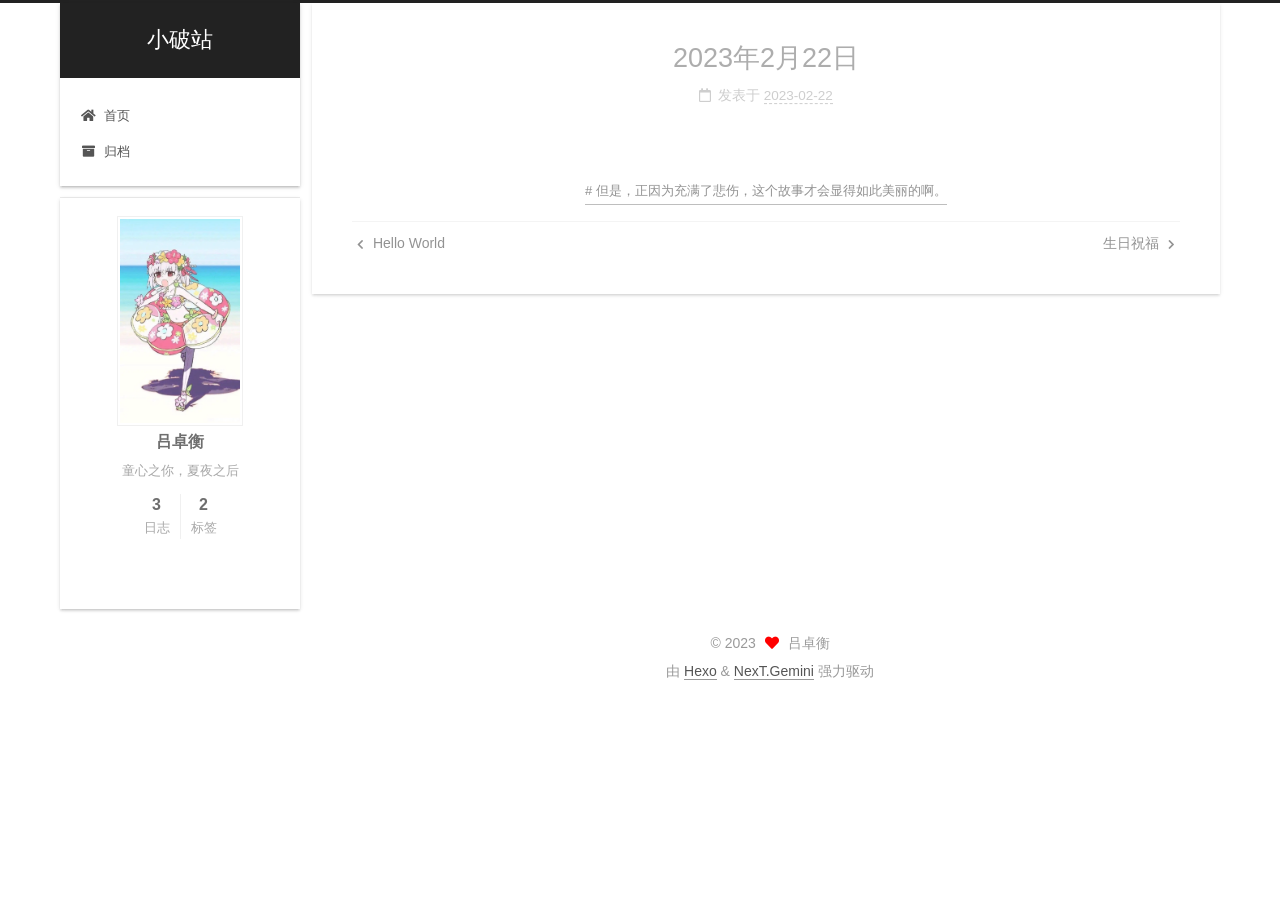
<file: 2023/02/22/2023年2月22日/index.html>
<!DOCTYPE html>
<html lang="zh-CN">
<head>
  <meta charset="UTF-8">
<meta name="viewport" content="width=device-width, initial-scale=1, maximum-scale=2">
<meta name="theme-color" content="#222">
<meta name="generator" content="Hexo 6.3.0">
  <link rel="apple-touch-icon" sizes="180x180" href="/images/apple-touch-icon-next.png">
  <link rel="icon" type="image/png" sizes="32x32" href="/images/favicon-32x32-next.png">
  <link rel="icon" type="image/png" sizes="16x16" href="/images/favicon-16x16-next.png">
  <link rel="mask-icon" href="/images/logo.svg" color="#222">

<link rel="stylesheet" href="/css/main.css">


<link rel="stylesheet" href="/lib/font-awesome/css/all.min.css">
  <link rel="stylesheet" href="/lib/pace/pace-theme-minimal.min.css">
  <script src="/lib/pace/pace.min.js"></script>

<script id="hexo-configurations">
    var NexT = window.NexT || {};
    var CONFIG = {"hostname":"example.com","root":"/","scheme":"Gemini","version":"7.8.0","exturl":false,"sidebar":{"position":"left","display":"post","padding":18,"offset":12,"onmobile":false},"copycode":{"enable":false,"show_result":false,"style":null},"back2top":{"enable":true,"sidebar":false,"scrollpercent":false},"bookmark":{"enable":false,"color":"#222","save":"auto"},"fancybox":false,"mediumzoom":false,"lazyload":false,"pangu":false,"comments":{"style":"tabs","active":null,"storage":true,"lazyload":false,"nav":null},"algolia":{"hits":{"per_page":10},"labels":{"input_placeholder":"Search for Posts","hits_empty":"We didn't find any results for the search: ${query}","hits_stats":"${hits} results found in ${time} ms"}},"localsearch":{"enable":false,"trigger":"auto","top_n_per_article":1,"unescape":false,"preload":false},"motion":{"enable":true,"async":false,"transition":{"post_block":"fadeIn","post_header":"slideDownIn","post_body":"slideDownIn","coll_header":"slideLeftIn","sidebar":"slideUpIn"}}};
  </script>

  <meta name="description" content="童心之你，夏夜之后">
<meta property="og:type" content="article">
<meta property="og:title" content="2023年2月22日">
<meta property="og:url" content="http://example.com/2023/02/22/2023%E5%B9%B42%E6%9C%8822%E6%97%A5/index.html">
<meta property="og:site_name" content="小破站">
<meta property="og:description" content="童心之你，夏夜之后">
<meta property="og:locale" content="zh_CN">
<meta property="article:published_time" content="2023-02-22T11:30:44.000Z">
<meta property="article:modified_time" content="2023-02-22T11:36:38.526Z">
<meta property="article:author" content="吕卓衡">
<meta property="article:tag" content="但是，正因为充满了悲伤，这个故事才会显得如此美丽的啊。">
<meta name="twitter:card" content="summary">

<link rel="canonical" href="http://example.com/2023/02/22/2023%E5%B9%B42%E6%9C%8822%E6%97%A5/">


<script id="page-configurations">
  // https://hexo.io/docs/variables.html
  CONFIG.page = {
    sidebar: "",
    isHome : false,
    isPost : true,
    lang   : 'zh-CN'
  };
</script>

  <title>2023年2月22日 | 小破站</title>
  






  <noscript>
  <style>
  .use-motion .brand,
  .use-motion .menu-item,
  .sidebar-inner,
  .use-motion .post-block,
  .use-motion .pagination,
  .use-motion .comments,
  .use-motion .post-header,
  .use-motion .post-body,
  .use-motion .collection-header { opacity: initial; }

  .use-motion .site-title,
  .use-motion .site-subtitle {
    opacity: initial;
    top: initial;
  }

  .use-motion .logo-line-before i { left: initial; }
  .use-motion .logo-line-after i { right: initial; }
  </style>
</noscript>

</head>

<body itemscope itemtype="http://schema.org/WebPage">
  <div class="container use-motion">
    <div class="headband"></div>

    <header class="header" itemscope itemtype="http://schema.org/WPHeader">
      <div class="header-inner"><div class="site-brand-container">
  <div class="site-nav-toggle">
    <div class="toggle" aria-label="切换导航栏">
      <span class="toggle-line toggle-line-first"></span>
      <span class="toggle-line toggle-line-middle"></span>
      <span class="toggle-line toggle-line-last"></span>
    </div>
  </div>

  <div class="site-meta">

    <a href="/" class="brand" rel="start">
      <span class="logo-line-before"><i></i></span>
      <h1 class="site-title">小破站</h1>
      <span class="logo-line-after"><i></i></span>
    </a>
  </div>

  <div class="site-nav-right">
    <div class="toggle popup-trigger">
    </div>
  </div>
</div>




<nav class="site-nav">
  <ul id="menu" class="main-menu menu">
        <li class="menu-item menu-item-home">

    <a href="/" rel="section"><i class="fa fa-home fa-fw"></i>首页</a>

  </li>
        <li class="menu-item menu-item-archives">

    <a href="/archives/" rel="section"><i class="fa fa-archive fa-fw"></i>归档</a>

  </li>
  </ul>
</nav>




</div>
    </header>

    
  <div class="back-to-top">
    <i class="fa fa-arrow-up"></i>
    <span>0%</span>
  </div>


    <main class="main">
      <div class="main-inner">
        <div class="content-wrap">
          

          <div class="content post posts-expand">
            

    
  
  
  <article itemscope itemtype="http://schema.org/Article" class="post-block" lang="zh-CN">
    <link itemprop="mainEntityOfPage" href="http://example.com/2023/02/22/2023%E5%B9%B42%E6%9C%8822%E6%97%A5/">

    <span hidden itemprop="author" itemscope itemtype="http://schema.org/Person">
      <meta itemprop="image" content="/images/avatar.jpg">
      <meta itemprop="name" content="吕卓衡">
      <meta itemprop="description" content="童心之你，夏夜之后">
    </span>

    <span hidden itemprop="publisher" itemscope itemtype="http://schema.org/Organization">
      <meta itemprop="name" content="小破站">
    </span>
      <header class="post-header">
        <h1 class="post-title" itemprop="name headline">
          2023年2月22日
        </h1>

        <div class="post-meta">
            <span class="post-meta-item">
              <span class="post-meta-item-icon">
                <i class="far fa-calendar"></i>
              </span>
              <span class="post-meta-item-text">发表于</span>
              

              <time title="创建时间：2023-02-22 19:30:44 / 修改时间：19:36:38" itemprop="dateCreated datePublished" datetime="2023-02-22T19:30:44+08:00">2023-02-22</time>
            </span>

          

        </div>
      </header>

    
    
    
    <div class="post-body" itemprop="articleBody">

      
        
    </div>

    
    
    

      <footer class="post-footer">
          <div class="post-tags">
              <a href="/tags/%E4%BD%86%E6%98%AF%EF%BC%8C%E6%AD%A3%E5%9B%A0%E4%B8%BA%E5%85%85%E6%BB%A1%E4%BA%86%E6%82%B2%E4%BC%A4%EF%BC%8C%E8%BF%99%E4%B8%AA%E6%95%85%E4%BA%8B%E6%89%8D%E4%BC%9A%E6%98%BE%E5%BE%97%E5%A6%82%E6%AD%A4%E7%BE%8E%E4%B8%BD%E7%9A%84%E5%95%8A%E3%80%82/" rel="tag"># 但是，正因为充满了悲伤，这个故事才会显得如此美丽的啊。</a>
          </div>

        


        
    <div class="post-nav">
      <div class="post-nav-item">
    <a href="/2023/02/21/hello-world/" rel="prev" title="Hello World">
      <i class="fa fa-chevron-left"></i> Hello World
    </a></div>
      <div class="post-nav-item">
    <a href="/2023/03/14/%E7%94%9F%E6%97%A5%E5%BF%AB%E4%B9%90/" rel="next" title="生日祝福">
      生日祝福 <i class="fa fa-chevron-right"></i>
    </a></div>
    </div>
      </footer>
    
  </article>
  
  
  



          </div>
          

<script>
  window.addEventListener('tabs:register', () => {
    let { activeClass } = CONFIG.comments;
    if (CONFIG.comments.storage) {
      activeClass = localStorage.getItem('comments_active') || activeClass;
    }
    if (activeClass) {
      let activeTab = document.querySelector(`a[href="#comment-${activeClass}"]`);
      if (activeTab) {
        activeTab.click();
      }
    }
  });
  if (CONFIG.comments.storage) {
    window.addEventListener('tabs:click', event => {
      if (!event.target.matches('.tabs-comment .tab-content .tab-pane')) return;
      let commentClass = event.target.classList[1];
      localStorage.setItem('comments_active', commentClass);
    });
  }
</script>

        </div>
          
  
  <div class="toggle sidebar-toggle">
    <span class="toggle-line toggle-line-first"></span>
    <span class="toggle-line toggle-line-middle"></span>
    <span class="toggle-line toggle-line-last"></span>
  </div>

  <aside class="sidebar">
    <div class="sidebar-inner">

      <ul class="sidebar-nav motion-element">
        <li class="sidebar-nav-toc">
          文章目录
        </li>
        <li class="sidebar-nav-overview">
          站点概览
        </li>
      </ul>

      <!--noindex-->
      <div class="post-toc-wrap sidebar-panel">
      </div>
      <!--/noindex-->

      <div class="site-overview-wrap sidebar-panel">
        <div class="site-author motion-element" itemprop="author" itemscope itemtype="http://schema.org/Person">
    <img class="site-author-image" itemprop="image" alt="吕卓衡"
      src="/images/avatar.jpg">
  <p class="site-author-name" itemprop="name">吕卓衡</p>
  <div class="site-description" itemprop="description">童心之你，夏夜之后</div>
</div>
<div class="site-state-wrap motion-element">
  <nav class="site-state">
      <div class="site-state-item site-state-posts">
          <a href="/archives/">
        
          <span class="site-state-item-count">3</span>
          <span class="site-state-item-name">日志</span>
        </a>
      </div>
      <div class="site-state-item site-state-tags">
        <span class="site-state-item-count">2</span>
        <span class="site-state-item-name">标签</span>
      </div>
  </nav>
</div>



      </div>
<iframe frameborder="no" border="0" marginwidth="0" marginheight="0" width=298 height=52 src="//music.163.com/outchain/player?type=2&id=22636709&auto=1&height=32"></iframe>

    </div>
  </aside>
  <div id="sidebar-dimmer"></div>


      </div>
    </main>

    <footer class="footer">
      <div class="footer-inner">
        

        

<div class="copyright">
  
  &copy; 
  <span itemprop="copyrightYear">2023</span>
  <span class="with-love">
    <i class="fa fa-heart"></i>
  </span>
  <span class="author" itemprop="copyrightHolder">吕卓衡</span>
</div>
  <div class="powered-by">由 <a href="https://hexo.io/" class="theme-link" rel="noopener" target="_blank">Hexo</a> & <a href="https://theme-next.org/" class="theme-link" rel="noopener" target="_blank">NexT.Gemini</a> 强力驱动
  </div>

        








      </div>
    </footer>
  </div>

  
  <script src="/lib/anime.min.js"></script>
  <script src="/lib/velocity/velocity.min.js"></script>
  <script src="/lib/velocity/velocity.ui.min.js"></script>

<script src="/js/utils.js"></script>

<script src="/js/motion.js"></script>


<script src="/js/schemes/pisces.js"></script>


<script src="/js/next-boot.js"></script>




  















  

  


</body>
</html>
</file>
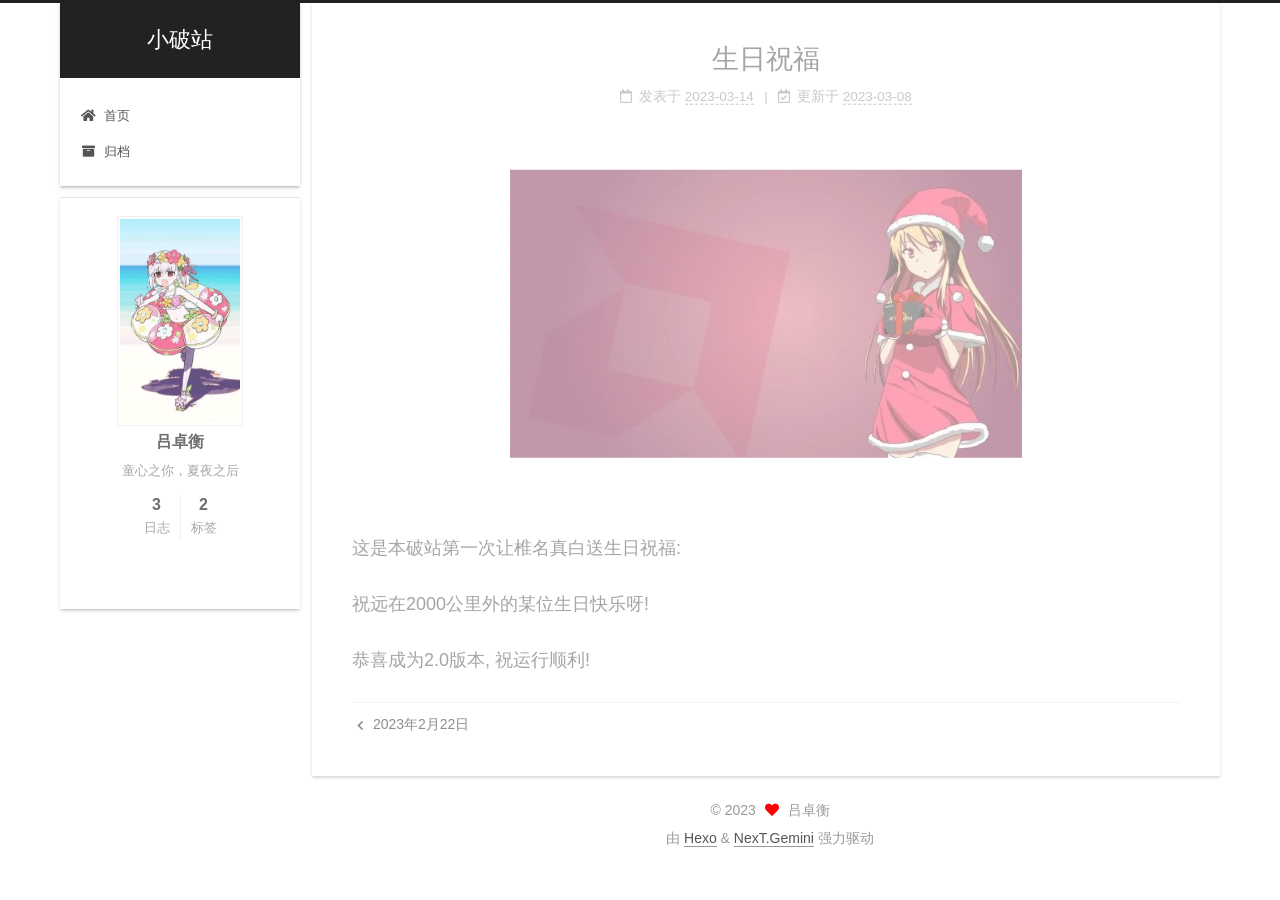
<file: 2023/03/14/生日快乐/index.html>
<!DOCTYPE html>
<html lang="zh-CN">
<head>
  <meta charset="UTF-8">
<meta name="viewport" content="width=device-width, initial-scale=1, maximum-scale=2">
<meta name="theme-color" content="#222">
<meta name="generator" content="Hexo 6.3.0">
  <link rel="apple-touch-icon" sizes="180x180" href="/images/apple-touch-icon-next.png">
  <link rel="icon" type="image/png" sizes="32x32" href="/images/favicon-32x32-next.png">
  <link rel="icon" type="image/png" sizes="16x16" href="/images/favicon-16x16-next.png">
  <link rel="mask-icon" href="/images/logo.svg" color="#222">

<link rel="stylesheet" href="/css/main.css">


<link rel="stylesheet" href="/lib/font-awesome/css/all.min.css">
  <link rel="stylesheet" href="/lib/pace/pace-theme-minimal.min.css">
  <script src="/lib/pace/pace.min.js"></script>

<script id="hexo-configurations">
    var NexT = window.NexT || {};
    var CONFIG = {"hostname":"example.com","root":"/","scheme":"Gemini","version":"7.8.0","exturl":false,"sidebar":{"position":"left","display":"post","padding":18,"offset":12,"onmobile":false},"copycode":{"enable":false,"show_result":false,"style":null},"back2top":{"enable":true,"sidebar":false,"scrollpercent":false},"bookmark":{"enable":false,"color":"#222","save":"auto"},"fancybox":false,"mediumzoom":false,"lazyload":false,"pangu":false,"comments":{"style":"tabs","active":null,"storage":true,"lazyload":false,"nav":null},"algolia":{"hits":{"per_page":10},"labels":{"input_placeholder":"Search for Posts","hits_empty":"We didn't find any results for the search: ${query}","hits_stats":"${hits} results found in ${time} ms"}},"localsearch":{"enable":false,"trigger":"auto","top_n_per_article":1,"unescape":false,"preload":false},"motion":{"enable":true,"async":false,"transition":{"post_block":"fadeIn","post_header":"slideDownIn","post_body":"slideDownIn","coll_header":"slideLeftIn","sidebar":"slideUpIn"}}};
  </script>

  <meta name="description" content="​                  这是本破站第一次让椎名真白送生日祝福:   祝远在2000公里外的某位生日快乐呀!  恭喜成为2.0版本, 祝运行顺利!">
<meta property="og:type" content="article">
<meta property="og:title" content="生日祝福">
<meta property="og:url" content="http://example.com/2023/03/14/%E7%94%9F%E6%97%A5%E5%BF%AB%E4%B9%90/index.html">
<meta property="og:site_name" content="小破站">
<meta property="og:description" content="​                  这是本破站第一次让椎名真白送生日祝福:   祝远在2000公里外的某位生日快乐呀!  恭喜成为2.0版本, 祝运行顺利!">
<meta property="og:locale" content="zh_CN">
<meta property="og:image" content="http://example.com/imgs/%E7%94%9F%E6%97%A5%E5%BF%AB%E4%B9%90/IMG_3097.WEBP">
<meta property="article:published_time" content="2023-03-13T23:45:37.816Z">
<meta property="article:modified_time" content="2023-03-08T11:49:15.783Z">
<meta property="article:author" content="吕卓衡">
<meta name="twitter:card" content="summary">
<meta name="twitter:image" content="http://example.com/imgs/%E7%94%9F%E6%97%A5%E5%BF%AB%E4%B9%90/IMG_3097.WEBP">

<link rel="canonical" href="http://example.com/2023/03/14/%E7%94%9F%E6%97%A5%E5%BF%AB%E4%B9%90/">


<script id="page-configurations">
  // https://hexo.io/docs/variables.html
  CONFIG.page = {
    sidebar: "",
    isHome : false,
    isPost : true,
    lang   : 'zh-CN'
  };
</script>

  <title>生日祝福 | 小破站</title>
  






  <noscript>
  <style>
  .use-motion .brand,
  .use-motion .menu-item,
  .sidebar-inner,
  .use-motion .post-block,
  .use-motion .pagination,
  .use-motion .comments,
  .use-motion .post-header,
  .use-motion .post-body,
  .use-motion .collection-header { opacity: initial; }

  .use-motion .site-title,
  .use-motion .site-subtitle {
    opacity: initial;
    top: initial;
  }

  .use-motion .logo-line-before i { left: initial; }
  .use-motion .logo-line-after i { right: initial; }
  </style>
</noscript>

</head>

<body itemscope itemtype="http://schema.org/WebPage">
  <div class="container use-motion">
    <div class="headband"></div>

    <header class="header" itemscope itemtype="http://schema.org/WPHeader">
      <div class="header-inner"><div class="site-brand-container">
  <div class="site-nav-toggle">
    <div class="toggle" aria-label="切换导航栏">
      <span class="toggle-line toggle-line-first"></span>
      <span class="toggle-line toggle-line-middle"></span>
      <span class="toggle-line toggle-line-last"></span>
    </div>
  </div>

  <div class="site-meta">

    <a href="/" class="brand" rel="start">
      <span class="logo-line-before"><i></i></span>
      <h1 class="site-title">小破站</h1>
      <span class="logo-line-after"><i></i></span>
    </a>
  </div>

  <div class="site-nav-right">
    <div class="toggle popup-trigger">
    </div>
  </div>
</div>




<nav class="site-nav">
  <ul id="menu" class="main-menu menu">
        <li class="menu-item menu-item-home">

    <a href="/" rel="section"><i class="fa fa-home fa-fw"></i>首页</a>

  </li>
        <li class="menu-item menu-item-archives">

    <a href="/archives/" rel="section"><i class="fa fa-archive fa-fw"></i>归档</a>

  </li>
  </ul>
</nav>




</div>
    </header>

    
  <div class="back-to-top">
    <i class="fa fa-arrow-up"></i>
    <span>0%</span>
  </div>


    <main class="main">
      <div class="main-inner">
        <div class="content-wrap">
          

          <div class="content post posts-expand">
            

    
  
  
  <article itemscope itemtype="http://schema.org/Article" class="post-block" lang="zh-CN">
    <link itemprop="mainEntityOfPage" href="http://example.com/2023/03/14/%E7%94%9F%E6%97%A5%E5%BF%AB%E4%B9%90/">

    <span hidden itemprop="author" itemscope itemtype="http://schema.org/Person">
      <meta itemprop="image" content="/images/avatar.jpg">
      <meta itemprop="name" content="吕卓衡">
      <meta itemprop="description" content="童心之你，夏夜之后">
    </span>

    <span hidden itemprop="publisher" itemscope itemtype="http://schema.org/Organization">
      <meta itemprop="name" content="小破站">
    </span>
      <header class="post-header">
        <h1 class="post-title" itemprop="name headline">
          生日祝福
        </h1>

        <div class="post-meta">
            <span class="post-meta-item">
              <span class="post-meta-item-icon">
                <i class="far fa-calendar"></i>
              </span>
              <span class="post-meta-item-text">发表于</span>

              <time title="创建时间：2023-03-14 07:45:37" itemprop="dateCreated datePublished" datetime="2023-03-14T07:45:37+08:00">2023-03-14</time>
            </span>
              <span class="post-meta-item">
                <span class="post-meta-item-icon">
                  <i class="far fa-calendar-check"></i>
                </span>
                <span class="post-meta-item-text">更新于</span>
                <time title="修改时间：2023-03-08 19:49:15" itemprop="dateModified" datetime="2023-03-08T19:49:15+08:00">2023-03-08</time>
              </span>

          

        </div>
      </header>

    
    
    
    <div class="post-body" itemprop="articleBody">

      
        <img src="/imgs/%E7%94%9F%E6%97%A5%E5%BF%AB%E4%B9%90/IMG_3097.WEBP" style="zoom:80%;" />          

<p>​                 </p>
<p>这是本破站第一次让椎名真白送生日祝福:  </p>
<p>祝远在2000公里外的某位生日快乐呀! </p>
<p>恭喜成为2.0版本, 祝运行顺利! </p>

    </div>

    
    
    

      <footer class="post-footer">

        


        
    <div class="post-nav">
      <div class="post-nav-item">
    <a href="/2023/02/22/2023%E5%B9%B42%E6%9C%8822%E6%97%A5/" rel="prev" title="2023年2月22日">
      <i class="fa fa-chevron-left"></i> 2023年2月22日
    </a></div>
      <div class="post-nav-item"></div>
    </div>
      </footer>
    
  </article>
  
  
  



          </div>
          

<script>
  window.addEventListener('tabs:register', () => {
    let { activeClass } = CONFIG.comments;
    if (CONFIG.comments.storage) {
      activeClass = localStorage.getItem('comments_active') || activeClass;
    }
    if (activeClass) {
      let activeTab = document.querySelector(`a[href="#comment-${activeClass}"]`);
      if (activeTab) {
        activeTab.click();
      }
    }
  });
  if (CONFIG.comments.storage) {
    window.addEventListener('tabs:click', event => {
      if (!event.target.matches('.tabs-comment .tab-content .tab-pane')) return;
      let commentClass = event.target.classList[1];
      localStorage.setItem('comments_active', commentClass);
    });
  }
</script>

        </div>
          
  
  <div class="toggle sidebar-toggle">
    <span class="toggle-line toggle-line-first"></span>
    <span class="toggle-line toggle-line-middle"></span>
    <span class="toggle-line toggle-line-last"></span>
  </div>

  <aside class="sidebar">
    <div class="sidebar-inner">

      <ul class="sidebar-nav motion-element">
        <li class="sidebar-nav-toc">
          文章目录
        </li>
        <li class="sidebar-nav-overview">
          站点概览
        </li>
      </ul>

      <!--noindex-->
      <div class="post-toc-wrap sidebar-panel">
      </div>
      <!--/noindex-->

      <div class="site-overview-wrap sidebar-panel">
        <div class="site-author motion-element" itemprop="author" itemscope itemtype="http://schema.org/Person">
    <img class="site-author-image" itemprop="image" alt="吕卓衡"
      src="/images/avatar.jpg">
  <p class="site-author-name" itemprop="name">吕卓衡</p>
  <div class="site-description" itemprop="description">童心之你，夏夜之后</div>
</div>
<div class="site-state-wrap motion-element">
  <nav class="site-state">
      <div class="site-state-item site-state-posts">
          <a href="/archives/">
        
          <span class="site-state-item-count">3</span>
          <span class="site-state-item-name">日志</span>
        </a>
      </div>
      <div class="site-state-item site-state-tags">
        <span class="site-state-item-count">2</span>
        <span class="site-state-item-name">标签</span>
      </div>
  </nav>
</div>



      </div>
<iframe frameborder="no" border="0" marginwidth="0" marginheight="0" width=298 height=52 src="//music.163.com/outchain/player?type=2&id=22636709&auto=1&height=32"></iframe>

    </div>
  </aside>
  <div id="sidebar-dimmer"></div>


      </div>
    </main>

    <footer class="footer">
      <div class="footer-inner">
        

        

<div class="copyright">
  
  &copy; 
  <span itemprop="copyrightYear">2023</span>
  <span class="with-love">
    <i class="fa fa-heart"></i>
  </span>
  <span class="author" itemprop="copyrightHolder">吕卓衡</span>
</div>
  <div class="powered-by">由 <a href="https://hexo.io/" class="theme-link" rel="noopener" target="_blank">Hexo</a> & <a href="https://theme-next.org/" class="theme-link" rel="noopener" target="_blank">NexT.Gemini</a> 强力驱动
  </div>

        








      </div>
    </footer>
  </div>

  
  <script src="/lib/anime.min.js"></script>
  <script src="/lib/velocity/velocity.min.js"></script>
  <script src="/lib/velocity/velocity.ui.min.js"></script>

<script src="/js/utils.js"></script>

<script src="/js/motion.js"></script>


<script src="/js/schemes/pisces.js"></script>


<script src="/js/next-boot.js"></script>




  















  

  


</body>
</html>
</file>
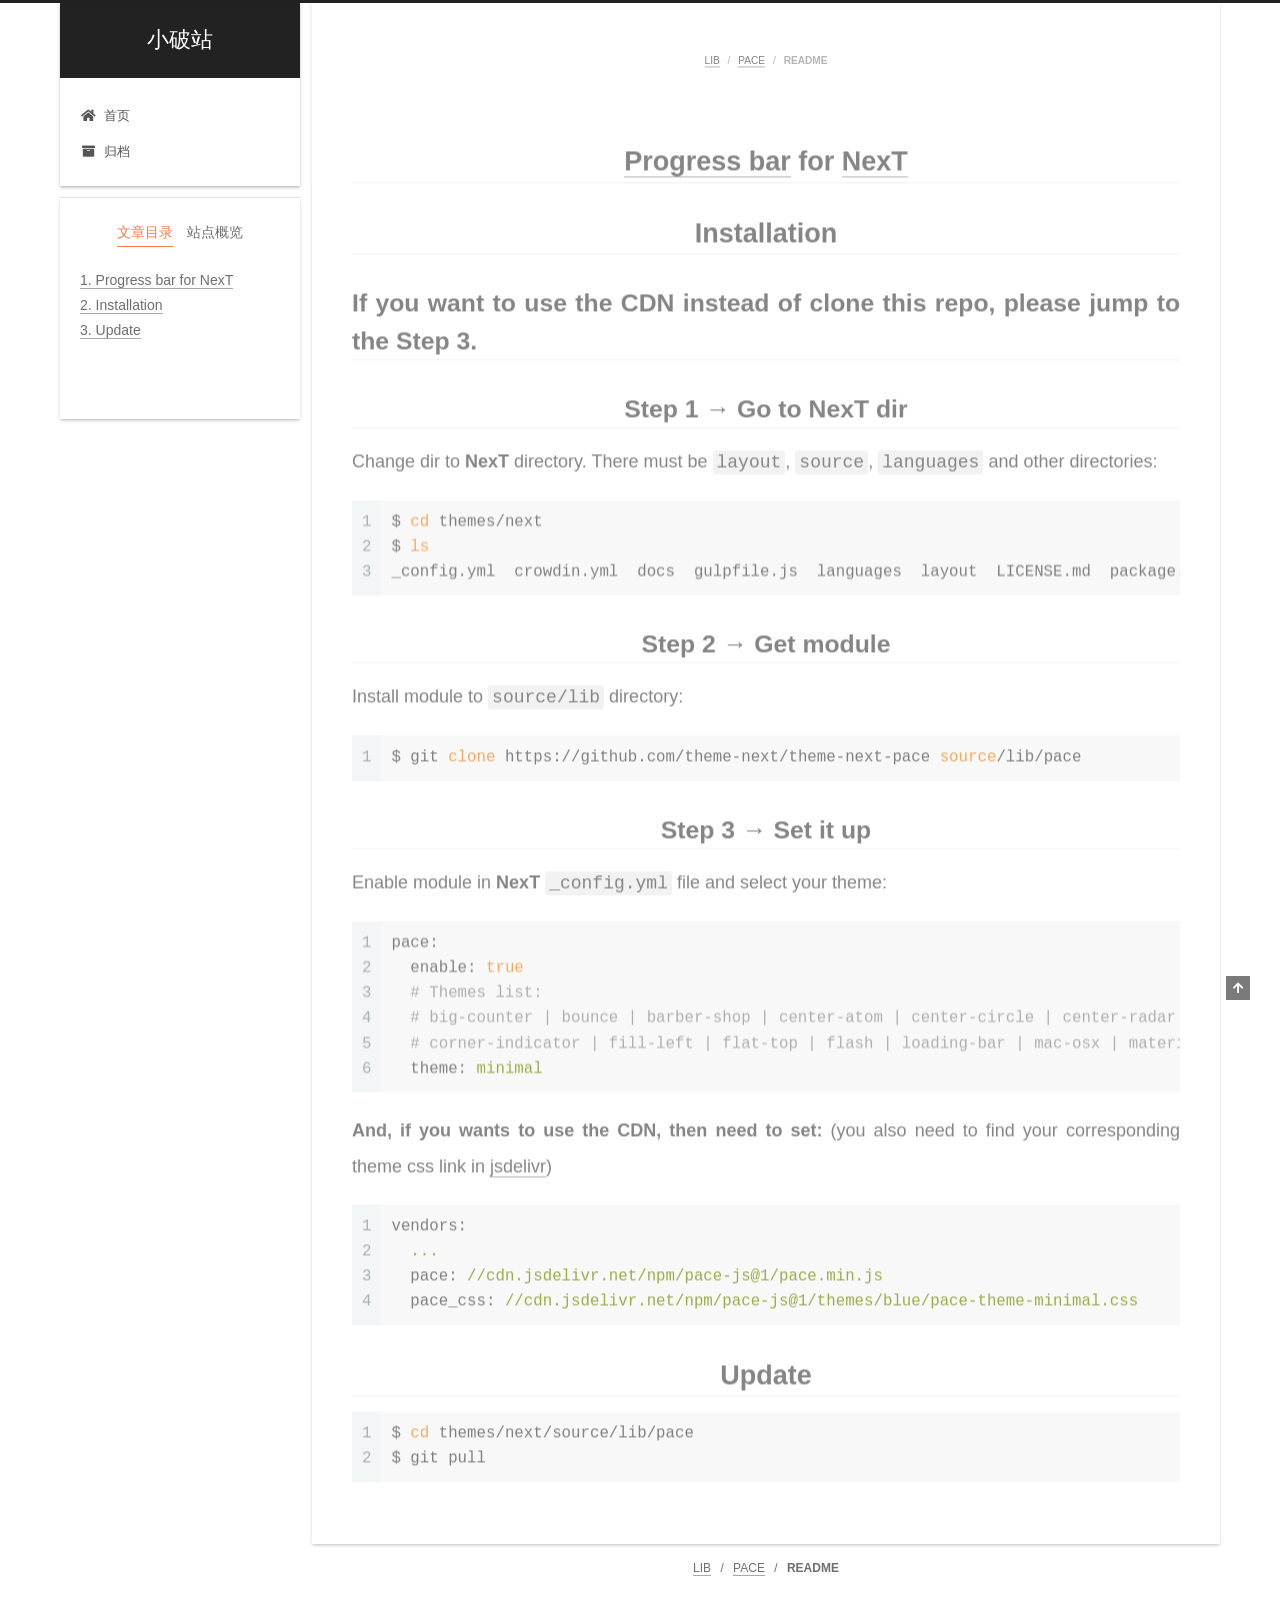
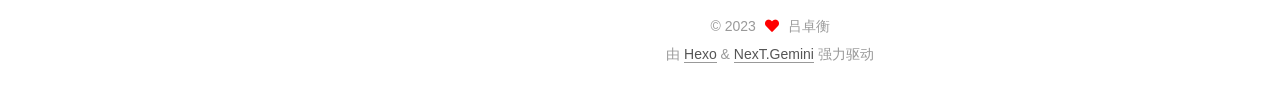
<file: lib/pace/README.html>
<!DOCTYPE html>
<html lang="zh-CN">
<head>
  <meta charset="UTF-8">
<meta name="viewport" content="width=device-width, initial-scale=1, maximum-scale=2">
<meta name="theme-color" content="#222">
<meta name="generator" content="Hexo 6.3.0">
  <link rel="apple-touch-icon" sizes="180x180" href="/images/apple-touch-icon-next.png">
  <link rel="icon" type="image/png" sizes="32x32" href="/images/favicon-32x32-next.png">
  <link rel="icon" type="image/png" sizes="16x16" href="/images/favicon-16x16-next.png">
  <link rel="mask-icon" href="/images/logo.svg" color="#222">

<link rel="stylesheet" href="/css/main.css">


<link rel="stylesheet" href="/lib/font-awesome/css/all.min.css">
  <link rel="stylesheet" href="/lib/pace/pace-theme-minimal.min.css">
  <script src="/lib/pace/pace.min.js"></script>

<script id="hexo-configurations">
    var NexT = window.NexT || {};
    var CONFIG = {"hostname":"example.com","root":"/","scheme":"Gemini","version":"7.8.0","exturl":false,"sidebar":{"position":"left","display":"post","padding":18,"offset":12,"onmobile":false},"copycode":{"enable":false,"show_result":false,"style":null},"back2top":{"enable":true,"sidebar":false,"scrollpercent":false},"bookmark":{"enable":false,"color":"#222","save":"auto"},"fancybox":false,"mediumzoom":false,"lazyload":false,"pangu":false,"comments":{"style":"tabs","active":null,"storage":true,"lazyload":false,"nav":null},"algolia":{"hits":{"per_page":10},"labels":{"input_placeholder":"Search for Posts","hits_empty":"We didn't find any results for the search: ${query}","hits_stats":"${hits} results found in ${time} ms"}},"localsearch":{"enable":false,"trigger":"auto","top_n_per_article":1,"unescape":false,"preload":false},"motion":{"enable":true,"async":false,"transition":{"post_block":"fadeIn","post_header":"slideDownIn","post_body":"slideDownIn","coll_header":"slideLeftIn","sidebar":"slideUpIn"}}};
  </script>

  <meta name="description" content="Progress bar for NexT  Installation  If you want to use the CDN instead of clone this repo, please jump to the Step 3.  Step 1 &amp;rarr; Go to NexT dir  Change dir to NexT directory. There must be layout">
<meta property="og:type" content="website">
<meta property="og:title" content="小破站">
<meta property="og:url" content="http://example.com/lib/pace/README.html">
<meta property="og:site_name" content="小破站">
<meta property="og:description" content="Progress bar for NexT  Installation  If you want to use the CDN instead of clone this repo, please jump to the Step 3.  Step 1 &amp;rarr; Go to NexT dir  Change dir to NexT directory. There must be layout">
<meta property="og:locale" content="zh_CN">
<meta property="article:published_time" content="2023-02-28T05:28:00.271Z">
<meta property="article:modified_time" content="2023-02-28T05:28:00.271Z">
<meta property="article:author" content="吕卓衡">
<meta name="twitter:card" content="summary">

<link rel="canonical" href="http://example.com/lib/pace/README">


<script id="page-configurations">
  // https://hexo.io/docs/variables.html
  CONFIG.page = {
    sidebar: "",
    isHome : false,
    isPost : false,
    lang   : 'zh-CN'
  };
</script>

  <title> | 小破站
</title>
  






  <noscript>
  <style>
  .use-motion .brand,
  .use-motion .menu-item,
  .sidebar-inner,
  .use-motion .post-block,
  .use-motion .pagination,
  .use-motion .comments,
  .use-motion .post-header,
  .use-motion .post-body,
  .use-motion .collection-header { opacity: initial; }

  .use-motion .site-title,
  .use-motion .site-subtitle {
    opacity: initial;
    top: initial;
  }

  .use-motion .logo-line-before i { left: initial; }
  .use-motion .logo-line-after i { right: initial; }
  </style>
</noscript>

</head>

<body itemscope itemtype="http://schema.org/WebPage">
  <div class="container use-motion">
    <div class="headband"></div>

    <header class="header" itemscope itemtype="http://schema.org/WPHeader">
      <div class="header-inner"><div class="site-brand-container">
  <div class="site-nav-toggle">
    <div class="toggle" aria-label="切换导航栏">
      <span class="toggle-line toggle-line-first"></span>
      <span class="toggle-line toggle-line-middle"></span>
      <span class="toggle-line toggle-line-last"></span>
    </div>
  </div>

  <div class="site-meta">

    <a href="/" class="brand" rel="start">
      <span class="logo-line-before"><i></i></span>
      <h1 class="site-title">小破站</h1>
      <span class="logo-line-after"><i></i></span>
    </a>
  </div>

  <div class="site-nav-right">
    <div class="toggle popup-trigger">
    </div>
  </div>
</div>




<nav class="site-nav">
  <ul id="menu" class="main-menu menu">
        <li class="menu-item menu-item-home">

    <a href="/" rel="section"><i class="fa fa-home fa-fw"></i>首页</a>

  </li>
        <li class="menu-item menu-item-archives">

    <a href="/archives/" rel="section"><i class="fa fa-archive fa-fw"></i>归档</a>

  </li>
  </ul>
</nav>




</div>
    </header>

    
  <div class="back-to-top">
    <i class="fa fa-arrow-up"></i>
    <span>0%</span>
  </div>


    <main class="main">
      <div class="main-inner">
        <div class="content-wrap">
          
  
  

          <div class="content page posts-expand">
            

    
    
    
    <div class="post-block" lang="zh-CN">
      <header class="post-header">

<h1 class="post-title" itemprop="name headline">
</h1>

<div class="post-meta">
  
  <ul class="breadcrumb">
          
            <li><a href="/lib/">LIB</a></li>
            <li><a href="/lib/pace/">PACE</a></li>
            <li>README</li>
          
  </ul>

</div>

</header>

      
      
      
      <div class="post-body">
          <h1 align="center"><a target="_blank" rel="noopener" href="https://github.com/HubSpot/pace">Progress bar</a> for <a target="_blank" rel="noopener" href="https://github.com/theme-next">NexT</a></h1>

<h1 align="center">Installation</h1>

<h2>If you want to use the CDN instead of clone this repo, please jump to the Step 3.</h2>

<h2 align="center">Step 1 &rarr; Go to NexT dir</h2>

<p>Change dir to <strong>NexT</strong> directory. There must be <code>layout</code>, <code>source</code>, <code>languages</code> and other directories:</p>
<figure class="highlight sh"><table><tr><td class="gutter"><pre><span class="line">1</span><br><span class="line">2</span><br><span class="line">3</span><br></pre></td><td class="code"><pre><span class="line">$ <span class="built_in">cd</span> themes/next</span><br><span class="line">$ <span class="built_in">ls</span></span><br><span class="line">_config.yml  crowdin.yml  docs  gulpfile.js  languages  layout  LICENSE.md  package.json  README.md  scripts  <span class="built_in">source</span></span><br></pre></td></tr></table></figure>

<h2 align="center">Step 2 &rarr; Get module</h2>

<p>Install module to <code>source/lib</code> directory:</p>
<figure class="highlight sh"><table><tr><td class="gutter"><pre><span class="line">1</span><br></pre></td><td class="code"><pre><span class="line">$ git <span class="built_in">clone</span> https://github.com/theme-next/theme-next-pace <span class="built_in">source</span>/lib/pace</span><br></pre></td></tr></table></figure>

<h2 align="center">Step 3 &rarr; Set it up</h2>

<p>Enable module in <strong>NexT</strong> <code>_config.yml</code> file and select your theme:</p>
<figure class="highlight yml"><table><tr><td class="gutter"><pre><span class="line">1</span><br><span class="line">2</span><br><span class="line">3</span><br><span class="line">4</span><br><span class="line">5</span><br><span class="line">6</span><br></pre></td><td class="code"><pre><span class="line"><span class="attr">pace:</span></span><br><span class="line">  <span class="attr">enable:</span> <span class="literal">true</span></span><br><span class="line">  <span class="comment"># Themes list:</span></span><br><span class="line">  <span class="comment"># big-counter | bounce | barber-shop | center-atom | center-circle | center-radar | center-simple</span></span><br><span class="line">  <span class="comment"># corner-indicator | fill-left | flat-top | flash | loading-bar | mac-osx | material | minimal</span></span><br><span class="line">  <span class="attr">theme:</span> <span class="string">minimal</span></span><br></pre></td></tr></table></figure>

<p><strong>And, if you wants to use the CDN, then need to set:</strong> (you also need to find your corresponding theme css link in <a target="_blank" rel="noopener" href="https://www.jsdelivr.com/package/npm/pace-js?path=themes">jsdelivr</a>)</p>
<figure class="highlight yml"><table><tr><td class="gutter"><pre><span class="line">1</span><br><span class="line">2</span><br><span class="line">3</span><br><span class="line">4</span><br></pre></td><td class="code"><pre><span class="line"><span class="attr">vendors:</span></span><br><span class="line">  <span class="string">...</span></span><br><span class="line">  <span class="attr">pace:</span> <span class="string">//cdn.jsdelivr.net/npm/pace-js@1/pace.min.js</span></span><br><span class="line">  <span class="attr">pace_css:</span> <span class="string">//cdn.jsdelivr.net/npm/pace-js@1/themes/blue/pace-theme-minimal.css</span></span><br></pre></td></tr></table></figure>

<h1 align="center">Update</h1>

<figure class="highlight sh"><table><tr><td class="gutter"><pre><span class="line">1</span><br><span class="line">2</span><br></pre></td><td class="code"><pre><span class="line">$ <span class="built_in">cd</span> themes/next/source/lib/pace</span><br><span class="line">$ git pull</span><br></pre></td></tr></table></figure>

      </div>
      
      
      
    </div>
    
  <ul class="breadcrumb">
          
            <li><a href="/lib/">LIB</a></li>
            <li><a href="/lib/pace/">PACE</a></li>
            <li>README</li>
          
  </ul>

    
    
    


          </div>
          

<script>
  window.addEventListener('tabs:register', () => {
    let { activeClass } = CONFIG.comments;
    if (CONFIG.comments.storage) {
      activeClass = localStorage.getItem('comments_active') || activeClass;
    }
    if (activeClass) {
      let activeTab = document.querySelector(`a[href="#comment-${activeClass}"]`);
      if (activeTab) {
        activeTab.click();
      }
    }
  });
  if (CONFIG.comments.storage) {
    window.addEventListener('tabs:click', event => {
      if (!event.target.matches('.tabs-comment .tab-content .tab-pane')) return;
      let commentClass = event.target.classList[1];
      localStorage.setItem('comments_active', commentClass);
    });
  }
</script>

        </div>
          
  
  <div class="toggle sidebar-toggle">
    <span class="toggle-line toggle-line-first"></span>
    <span class="toggle-line toggle-line-middle"></span>
    <span class="toggle-line toggle-line-last"></span>
  </div>

  <aside class="sidebar">
    <div class="sidebar-inner">

      <ul class="sidebar-nav motion-element">
        <li class="sidebar-nav-toc">
          文章目录
        </li>
        <li class="sidebar-nav-overview">
          站点概览
        </li>
      </ul>

      <!--noindex-->
      <div class="post-toc-wrap sidebar-panel">
          <div class="post-toc motion-element"><ol class="nav"><li class="nav-item nav-level-1"><a class="nav-link"><span class="nav-number">1.</span> <span class="nav-text">Progress bar for NexT</span></a></li><li class="nav-item nav-level-1"><a class="nav-link"><span class="nav-number">2.</span> <span class="nav-text">Installation</span></a><ol class="nav-child"><li class="nav-item nav-level-2"><a class="nav-link"><span class="nav-number">2.1.</span> <span class="nav-text">If you want to use the CDN instead of clone this repo, please jump to the Step 3.</span></a></li><li class="nav-item nav-level-2"><a class="nav-link"><span class="nav-number">2.2.</span> <span class="nav-text">Step 1 → Go to NexT dir</span></a></li><li class="nav-item nav-level-2"><a class="nav-link"><span class="nav-number">2.3.</span> <span class="nav-text">Step 2 → Get module</span></a></li><li class="nav-item nav-level-2"><a class="nav-link"><span class="nav-number">2.4.</span> <span class="nav-text">Step 3 → Set it up</span></a></li></ol></li><li class="nav-item nav-level-1"><a class="nav-link"><span class="nav-number">3.</span> <span class="nav-text">Update</span></a></li></ol></div>
      </div>
      <!--/noindex-->

      <div class="site-overview-wrap sidebar-panel">
        <div class="site-author motion-element" itemprop="author" itemscope itemtype="http://schema.org/Person">
    <img class="site-author-image" itemprop="image" alt="吕卓衡"
      src="/images/avatar.jpg">
  <p class="site-author-name" itemprop="name">吕卓衡</p>
  <div class="site-description" itemprop="description">童心之你，夏夜之后</div>
</div>
<div class="site-state-wrap motion-element">
  <nav class="site-state">
      <div class="site-state-item site-state-posts">
          <a href="/archives/">
        
          <span class="site-state-item-count">3</span>
          <span class="site-state-item-name">日志</span>
        </a>
      </div>
      <div class="site-state-item site-state-tags">
        <span class="site-state-item-count">2</span>
        <span class="site-state-item-name">标签</span>
      </div>
  </nav>
</div>



      </div>
<iframe frameborder="no" border="0" marginwidth="0" marginheight="0" width=298 height=52 src="//music.163.com/outchain/player?type=2&id=22636709&auto=1&height=32"></iframe>

    </div>
  </aside>
  <div id="sidebar-dimmer"></div>


      </div>
    </main>

    <footer class="footer">
      <div class="footer-inner">
        

        

<div class="copyright">
  
  &copy; 
  <span itemprop="copyrightYear">2023</span>
  <span class="with-love">
    <i class="fa fa-heart"></i>
  </span>
  <span class="author" itemprop="copyrightHolder">吕卓衡</span>
</div>
  <div class="powered-by">由 <a href="https://hexo.io/" class="theme-link" rel="noopener" target="_blank">Hexo</a> & <a href="https://theme-next.org/" class="theme-link" rel="noopener" target="_blank">NexT.Gemini</a> 强力驱动
  </div>

        








      </div>
    </footer>
  </div>

  
  <script src="/lib/anime.min.js"></script>
  <script src="/lib/velocity/velocity.min.js"></script>
  <script src="/lib/velocity/velocity.ui.min.js"></script>

<script src="/js/utils.js"></script>

<script src="/js/motion.js"></script>


<script src="/js/schemes/pisces.js"></script>


<script src="/js/next-boot.js"></script>




  















  

  


</body>
</html>
</file>
<file: css/main.css>
:root {
  --body-bg-color: #eee;
  --content-bg-color: #fff;
  --card-bg-color: #f5f5f5;
  --text-color: #555;
  --blockquote-color: #666;
  --link-color: #555;
  --link-hover-color: #222;
  --brand-color: #fff;
  --brand-hover-color: #fff;
  --table-row-odd-bg-color: #f9f9f9;
  --table-row-hover-bg-color: #f5f5f5;
  --menu-item-bg-color: #f5f5f5;
  --btn-default-bg: #fff;
  --btn-default-color: #555;
  --btn-default-border-color: #555;
  --btn-default-hover-bg: #222;
  --btn-default-hover-color: #fff;
  --btn-default-hover-border-color: #222;
}
html {
  line-height: 1.15; /* 1 */
  -webkit-text-size-adjust: 100%; /* 2 */
}
body {
  margin: 0;
}
main {
  display: block;
}
h1 {
  font-size: 2em;
  margin: 0.67em 0;
}
hr {
  box-sizing: content-box; /* 1 */
  height: 0; /* 1 */
  overflow: visible; /* 2 */
}
pre {
  font-family: monospace, monospace; /* 1 */
  font-size: 1em; /* 2 */
}
a {
  background: transparent;
}
abbr[title] {
  border-bottom: none; /* 1 */
  text-decoration: underline; /* 2 */
  text-decoration: underline dotted; /* 2 */
}
b,
strong {
  font-weight: bolder;
}
code,
kbd,
samp {
  font-family: monospace, monospace; /* 1 */
  font-size: 1em; /* 2 */
}
small {
  font-size: 80%;
}
sub,
sup {
  font-size: 75%;
  line-height: 0;
  position: relative;
  vertical-align: baseline;
}
sub {
  bottom: -0.25em;
}
sup {
  top: -0.5em;
}
img {
  border-style: none;
}
button,
input,
optgroup,
select,
textarea {
  font-family: inherit; /* 1 */
  font-size: 100%; /* 1 */
  line-height: 1.15; /* 1 */
  margin: 0; /* 2 */
}
button,
input {
/* 1 */
  overflow: visible;
}
button,
select {
/* 1 */
  text-transform: none;
}
button,
[type='button'],
[type='reset'],
[type='submit'] {
  -webkit-appearance: button;
}
button::-moz-focus-inner,
[type='button']::-moz-focus-inner,
[type='reset']::-moz-focus-inner,
[type='submit']::-moz-focus-inner {
  border-style: none;
  padding: 0;
}
button:-moz-focusring,
[type='button']:-moz-focusring,
[type='reset']:-moz-focusring,
[type='submit']:-moz-focusring {
  outline: 1px dotted ButtonText;
}
fieldset {
  padding: 0.35em 0.75em 0.625em;
}
legend {
  box-sizing: border-box; /* 1 */
  color: inherit; /* 2 */
  display: table; /* 1 */
  max-width: 100%; /* 1 */
  padding: 0; /* 3 */
  white-space: normal; /* 1 */
}
progress {
  vertical-align: baseline;
}
textarea {
  overflow: auto;
}
[type='checkbox'],
[type='radio'] {
  box-sizing: border-box; /* 1 */
  padding: 0; /* 2 */
}
[type='number']::-webkit-inner-spin-button,
[type='number']::-webkit-outer-spin-button {
  height: auto;
}
[type='search'] {
  outline-offset: -2px; /* 2 */
  -webkit-appearance: textfield; /* 1 */
}
[type='search']::-webkit-search-decoration {
  -webkit-appearance: none;
}
::-webkit-file-upload-button {
  font: inherit; /* 2 */
  -webkit-appearance: button; /* 1 */
}
details {
  display: block;
}
summary {
  display: list-item;
}
template {
  display: none;
}
[hidden] {
  display: none;
}
::selection {
  background: #262a30;
  color: #eee;
}
html,
body {
  height: 100%;
}
body {
  background: var(--body-bg-color);
  color: var(--text-color);
  font-family: 'Lato', "PingFang SC", "Microsoft YaHei", sans-serif;
  font-size: 1em;
  line-height: 2;
}
@media (max-width: 991px) {
  body {
    padding-left: 0 !important;
    padding-right: 0 !important;
  }
}
h1,
h2,
h3,
h4,
h5,
h6 {
  font-family: 'Lato', "PingFang SC", "Microsoft YaHei", sans-serif;
  font-weight: bold;
  line-height: 1.5;
  margin: 20px 0 15px;
}
h1 {
  font-size: 1.5em;
}
h2 {
  font-size: 1.375em;
}
h3 {
  font-size: 1.25em;
}
h4 {
  font-size: 1.125em;
}
h5 {
  font-size: 1em;
}
h6 {
  font-size: 0.875em;
}
p {
  margin: 0 0 20px 0;
}
a,
span.exturl {
  border-bottom: 1px solid #999;
  color: var(--link-color);
  outline: 0;
  text-decoration: none;
  overflow-wrap: break-word;
  word-wrap: break-word;
  cursor: pointer;
}
a:hover,
span.exturl:hover {
  border-bottom-color: var(--link-hover-color);
  color: var(--link-hover-color);
}
iframe,
img,
video {
  display: block;
  margin-left: auto;
  margin-right: auto;
  max-width: 100%;
}
hr {
  background-image: repeating-linear-gradient(-45deg, #ddd, #ddd 4px, transparent 4px, transparent 8px);
  border: 0;
  height: 3px;
  margin: 40px 0;
}
blockquote {
  border-left: 4px solid #ddd;
  color: var(--blockquote-color);
  margin: 0;
  padding: 0 15px;
}
blockquote cite::before {
  content: '-';
  padding: 0 5px;
}
dt {
  font-weight: bold;
}
dd {
  margin: 0;
  padding: 0;
}
kbd {
  background-color: #f5f5f5;
  background-image: linear-gradient(#eee, #fff, #eee);
  border: 1px solid #ccc;
  border-radius: 0.2em;
  box-shadow: 0.1em 0.1em 0.2em rgba(0,0,0,0.1);
  color: #555;
  font-family: inherit;
  padding: 0.1em 0.3em;
  white-space: nowrap;
}
.table-container {
  overflow: auto;
}
table {
  border-collapse: collapse;
  border-spacing: 0;
  font-size: 0.875em;
  margin: 0 0 20px 0;
  width: 100%;
}
tbody tr:nth-of-type(odd) {
  background: var(--table-row-odd-bg-color);
}
tbody tr:hover {
  background: var(--table-row-hover-bg-color);
}
caption,
th,
td {
  font-weight: normal;
  padding: 8px;
  vertical-align: middle;
}
th,
td {
  border: 1px solid #ddd;
  border-bottom: 3px solid #ddd;
}
th {
  font-weight: 700;
  padding-bottom: 10px;
}
td {
  border-bottom-width: 1px;
}
.btn {
  background: var(--btn-default-bg);
  border: 2px solid var(--btn-default-border-color);
  border-radius: 2px;
  color: var(--btn-default-color);
  display: inline-block;
  font-size: 0.875em;
  line-height: 2;
  padding: 0 20px;
  text-decoration: none;
  transition-property: background-color;
  transition-delay: 0s;
  transition-duration: 0.2s;
  transition-timing-function: ease-in-out;
}
.btn:hover {
  background: var(--btn-default-hover-bg);
  border-color: var(--btn-default-hover-border-color);
  color: var(--btn-default-hover-color);
}
.btn + .btn {
  margin: 0 0 8px 8px;
}
.btn .fa-fw {
  text-align: left;
  width: 1.285714285714286em;
}
.toggle {
  line-height: 0;
}
.toggle .toggle-line {
  background: #fff;
  display: inline-block;
  height: 2px;
  left: 0;
  position: relative;
  top: 0;
  transition: all 0.4s;
  vertical-align: top;
  width: 100%;
}
.toggle .toggle-line:not(:first-child) {
  margin-top: 3px;
}
.toggle.toggle-arrow .toggle-line-first {
  left: 50%;
  top: 2px;
  transform: rotate(45deg);
  width: 50%;
}
.toggle.toggle-arrow .toggle-line-middle {
  left: 2px;
  width: 90%;
}
.toggle.toggle-arrow .toggle-line-last {
  left: 50%;
  top: -2px;
  transform: rotate(-45deg);
  width: 50%;
}
.toggle.toggle-close .toggle-line-first {
  transform: rotate(-45deg);
  top: 5px;
}
.toggle.toggle-close .toggle-line-middle {
  opacity: 0;
}
.toggle.toggle-close .toggle-line-last {
  transform: rotate(45deg);
  top: -5px;
}
.highlight,
pre {
  background: #f7f7f7;
  color: #4d4d4c;
  line-height: 1.6;
  margin: 0 auto 20px;
}
pre,
code {
  font-family: consolas, Menlo, monospace, "PingFang SC", "Microsoft YaHei";
}
code {
  background: #eee;
  border-radius: 3px;
  color: #555;
  padding: 2px 4px;
  overflow-wrap: break-word;
  word-wrap: break-word;
}
.highlight *::selection {
  background: #d6d6d6;
}
.highlight pre {
  border: 0;
  margin: 0;
  padding: 10px 0;
}
.highlight table {
  border: 0;
  margin: 0;
  width: auto;
}
.highlight td {
  border: 0;
  padding: 0;
}
.highlight figcaption {
  background: #eff2f3;
  color: #4d4d4c;
  display: flex;
  font-size: 0.875em;
  justify-content: space-between;
  line-height: 1.2;
  padding: 0.5em;
}
.highlight figcaption a {
  color: #4d4d4c;
}
.highlight figcaption a:hover {
  border-bottom-color: #4d4d4c;
}
.highlight .gutter {
  -moz-user-select: none;
  -ms-user-select: none;
  -webkit-user-select: none;
  user-select: none;
}
.highlight .gutter pre {
  background: #eff2f3;
  color: #869194;
  padding-left: 10px;
  padding-right: 10px;
  text-align: right;
}
.highlight .code pre {
  background: #f7f7f7;
  padding-left: 10px;
  width: 100%;
}
.gist table {
  width: auto;
}
.gist table td {
  border: 0;
}
pre {
  overflow: auto;
  padding: 10px;
}
pre code {
  background: none;
  color: #4d4d4c;
  font-size: 0.875em;
  padding: 0;
  text-shadow: none;
}
pre .deletion {
  background: #fdd;
}
pre .addition {
  background: #dfd;
}
pre .meta {
  color: #eab700;
  -moz-user-select: none;
  -ms-user-select: none;
  -webkit-user-select: none;
  user-select: none;
}
pre .comment {
  color: #8e908c;
}
pre .variable,
pre .attribute,
pre .tag,
pre .name,
pre .regexp,
pre .ruby .constant,
pre .xml .tag .title,
pre .xml .pi,
pre .xml .doctype,
pre .html .doctype,
pre .css .id,
pre .css .class,
pre .css .pseudo {
  color: #c82829;
}
pre .number,
pre .preprocessor,
pre .built_in,
pre .builtin-name,
pre .literal,
pre .params,
pre .constant,
pre .command {
  color: #f5871f;
}
pre .ruby .class .title,
pre .css .rules .attribute,
pre .string,
pre .symbol,
pre .value,
pre .inheritance,
pre .header,
pre .ruby .symbol,
pre .xml .cdata,
pre .special,
pre .formula {
  color: #718c00;
}
pre .title,
pre .css .hexcolor {
  color: #3e999f;
}
pre .function,
pre .python .decorator,
pre .python .title,
pre .ruby .function .title,
pre .ruby .title .keyword,
pre .perl .sub,
pre .javascript .title,
pre .coffeescript .title {
  color: #4271ae;
}
pre .keyword,
pre .javascript .function {
  color: #8959a8;
}
.blockquote-center {
  border-left: none;
  margin: 40px 0;
  padding: 0;
  position: relative;
  text-align: center;
}
.blockquote-center .fa {
  display: block;
  opacity: 0.6;
  position: absolute;
  width: 100%;
}
.blockquote-center .fa-quote-left {
  border-top: 1px solid #ccc;
  text-align: left;
  top: -20px;
}
.blockquote-center .fa-quote-right {
  border-bottom: 1px solid #ccc;
  text-align: right;
  bottom: -20px;
}
.blockquote-center p,
.blockquote-center div {
  text-align: center;
}
.post-body .group-picture img {
  margin: 0 auto;
  padding: 0 3px;
}
.group-picture-row {
  margin-bottom: 6px;
  overflow: hidden;
}
.group-picture-column {
  float: left;
  margin-bottom: 10px;
}
.post-body .label {
  color: #555;
  display: inline;
  padding: 0 2px;
}
.post-body .label.default {
  background: #f0f0f0;
}
.post-body .label.primary {
  background: #efe6f7;
}
.post-body .label.info {
  background: #e5f2f8;
}
.post-body .label.success {
  background: #e7f4e9;
}
.post-body .label.warning {
  background: #fcf6e1;
}
.post-body .label.danger {
  background: #fae8eb;
}
.post-body .tabs {
  margin-bottom: 20px;
}
.post-body .tabs,
.tabs-comment {
  display: block;
  padding-top: 10px;
  position: relative;
}
.post-body .tabs ul.nav-tabs,
.tabs-comment ul.nav-tabs {
  display: flex;
  flex-wrap: wrap;
  margin: 0;
  margin-bottom: -1px;
  padding: 0;
}
@media (max-width: 413px) {
  .post-body .tabs ul.nav-tabs,
  .tabs-comment ul.nav-tabs {
    display: block;
    margin-bottom: 5px;
  }
}
.post-body .tabs ul.nav-tabs li.tab,
.tabs-comment ul.nav-tabs li.tab {
  border-bottom: 1px solid #ddd;
  border-left: 1px solid transparent;
  border-right: 1px solid transparent;
  border-top: 3px solid transparent;
  flex-grow: 1;
  list-style-type: none;
  border-radius: 0 0 0 0;
}
@media (max-width: 413px) {
  .post-body .tabs ul.nav-tabs li.tab,
  .tabs-comment ul.nav-tabs li.tab {
    border-bottom: 1px solid transparent;
    border-left: 3px solid transparent;
    border-right: 1px solid transparent;
    border-top: 1px solid transparent;
  }
}
@media (max-width: 413px) {
  .post-body .tabs ul.nav-tabs li.tab,
  .tabs-comment ul.nav-tabs li.tab {
    border-radius: 0;
  }
}
.post-body .tabs ul.nav-tabs li.tab a,
.tabs-comment ul.nav-tabs li.tab a {
  border-bottom: initial;
  display: block;
  line-height: 1.8;
  outline: 0;
  padding: 0.25em 0.75em;
  text-align: center;
  transition-delay: 0s;
  transition-duration: 0.2s;
  transition-timing-function: ease-out;
}
.post-body .tabs ul.nav-tabs li.tab a i,
.tabs-comment ul.nav-tabs li.tab a i {
  width: 1.285714285714286em;
}
.post-body .tabs ul.nav-tabs li.tab.active,
.tabs-comment ul.nav-tabs li.tab.active {
  border-bottom: 1px solid transparent;
  border-left: 1px solid #ddd;
  border-right: 1px solid #ddd;
  border-top: 3px solid #fc6423;
}
@media (max-width: 413px) {
  .post-body .tabs ul.nav-tabs li.tab.active,
  .tabs-comment ul.nav-tabs li.tab.active {
    border-bottom: 1px solid #ddd;
    border-left: 3px solid #fc6423;
    border-right: 1px solid #ddd;
    border-top: 1px solid #ddd;
  }
}
.post-body .tabs ul.nav-tabs li.tab.active a,
.tabs-comment ul.nav-tabs li.tab.active a {
  color: var(--link-color);
  cursor: default;
}
.post-body .tabs .tab-content .tab-pane,
.tabs-comment .tab-content .tab-pane {
  border: 1px solid #ddd;
  border-top: 0;
  padding: 20px 20px 0 20px;
  border-radius: 0;
}
.post-body .tabs .tab-content .tab-pane:not(.active),
.tabs-comment .tab-content .tab-pane:not(.active) {
  display: none;
}
.post-body .tabs .tab-content .tab-pane.active,
.tabs-comment .tab-content .tab-pane.active {
  display: block;
}
.post-body .tabs .tab-content .tab-pane.active:nth-of-type(1),
.tabs-comment .tab-content .tab-pane.active:nth-of-type(1) {
  border-radius: 0 0 0 0;
}
@media (max-width: 413px) {
  .post-body .tabs .tab-content .tab-pane.active:nth-of-type(1),
  .tabs-comment .tab-content .tab-pane.active:nth-of-type(1) {
    border-radius: 0;
  }
}
.post-body .note {
  border-radius: 3px;
  margin-bottom: 20px;
  padding: 1em;
  position: relative;
  border: 1px solid #eee;
  border-left-width: 5px;
}
.post-body .note h2,
.post-body .note h3,
.post-body .note h4,
.post-body .note h5,
.post-body .note h6 {
  margin-top: 0;
  border-bottom: initial;
  margin-bottom: 0;
  padding-top: 0;
}
.post-body .note p:first-child,
.post-body .note ul:first-child,
.post-body .note ol:first-child,
.post-body .note table:first-child,
.post-body .note pre:first-child,
.post-body .note blockquote:first-child,
.post-body .note img:first-child {
  margin-top: 0;
}
.post-body .note p:last-child,
.post-body .note ul:last-child,
.post-body .note ol:last-child,
.post-body .note table:last-child,
.post-body .note pre:last-child,
.post-body .note blockquote:last-child,
.post-body .note img:last-child {
  margin-bottom: 0;
}
.post-body .note.default {
  border-left-color: #777;
}
.post-body .note.default h2,
.post-body .note.default h3,
.post-body .note.default h4,
.post-body .note.default h5,
.post-body .note.default h6 {
  color: #777;
}
.post-body .note.primary {
  border-left-color: #6f42c1;
}
.post-body .note.primary h2,
.post-body .note.primary h3,
.post-body .note.primary h4,
.post-body .note.primary h5,
.post-body .note.primary h6 {
  color: #6f42c1;
}
.post-body .note.info {
  border-left-color: #428bca;
}
.post-body .note.info h2,
.post-body .note.info h3,
.post-body .note.info h4,
.post-body .note.info h5,
.post-body .note.info h6 {
  color: #428bca;
}
.post-body .note.success {
  border-left-color: #5cb85c;
}
.post-body .note.success h2,
.post-body .note.success h3,
.post-body .note.success h4,
.post-body .note.success h5,
.post-body .note.success h6 {
  color: #5cb85c;
}
.post-body .note.warning {
  border-left-color: #f0ad4e;
}
.post-body .note.warning h2,
.post-body .note.warning h3,
.post-body .note.warning h4,
.post-body .note.warning h5,
.post-body .note.warning h6 {
  color: #f0ad4e;
}
.post-body .note.danger {
  border-left-color: #d9534f;
}
.post-body .note.danger h2,
.post-body .note.danger h3,
.post-body .note.danger h4,
.post-body .note.danger h5,
.post-body .note.danger h6 {
  color: #d9534f;
}
.pagination .prev,
.pagination .next,
.pagination .page-number,
.pagination .space {
  display: inline-block;
  margin: 0 10px;
  padding: 0 11px;
  position: relative;
  top: -1px;
}
@media (max-width: 767px) {
  .pagination .prev,
  .pagination .next,
  .pagination .page-number,
  .pagination .space {
    margin: 0 5px;
  }
}
.pagination {
  border-top: 1px solid #eee;
  margin: 120px 0 0;
  text-align: center;
}
.pagination .prev,
.pagination .next,
.pagination .page-number {
  border-bottom: 0;
  border-top: 1px solid #eee;
  transition-property: border-color;
  transition-delay: 0s;
  transition-duration: 0.2s;
  transition-timing-function: ease-in-out;
}
.pagination .prev:hover,
.pagination .next:hover,
.pagination .page-number:hover {
  border-top-color: #222;
}
.pagination .space {
  margin: 0;
  padding: 0;
}
.pagination .prev {
  margin-left: 0;
}
.pagination .next {
  margin-right: 0;
}
.pagination .page-number.current {
  background: #ccc;
  border-top-color: #ccc;
  color: #fff;
}
@media (max-width: 767px) {
  .pagination {
    border-top: none;
  }
  .pagination .prev,
  .pagination .next,
  .pagination .page-number {
    border-bottom: 1px solid #eee;
    border-top: 0;
    margin-bottom: 10px;
    padding: 0 10px;
  }
  .pagination .prev:hover,
  .pagination .next:hover,
  .pagination .page-number:hover {
    border-bottom-color: #222;
  }
}
.comments {
  margin-top: 60px;
  overflow: hidden;
}
.comment-button-group {
  display: flex;
  flex-wrap: wrap-reverse;
  justify-content: center;
  margin: 1em 0;
}
.comment-button-group .comment-button {
  margin: 0.1em 0.2em;
}
.comment-button-group .comment-button.active {
  background: var(--btn-default-hover-bg);
  border-color: var(--btn-default-hover-border-color);
  color: var(--btn-default-hover-color);
}
.comment-position {
  display: none;
}
.comment-position.active {
  display: block;
}
.tabs-comment {
  background: var(--content-bg-color);
  margin-top: 4em;
  padding-top: 0;
}
.tabs-comment .comments {
  border: 0;
  box-shadow: none;
  margin-top: 0;
  padding-top: 0;
}
.container {
  min-height: 100%;
  position: relative;
}
.main-inner {
  margin: 0 auto;
  width: calc(100% - 20px);
}
@media (min-width: 1200px) {
  .main-inner {
    width: 1160px;
  }
}
@media (min-width: 1600px) {
  .main-inner {
    width: 73%;
  }
}
@media (max-width: 767px) {
  .content-wrap {
    padding: 0 20px;
  }
}
.header {
  background: transparent;
}
.header-inner {
  margin: 0 auto;
  width: calc(100% - 20px);
}
@media (min-width: 1200px) {
  .header-inner {
    width: 1160px;
  }
}
@media (min-width: 1600px) {
  .header-inner {
    width: 73%;
  }
}
.site-brand-container {
  display: flex;
  flex-shrink: 0;
  padding: 0 10px;
}
.headband {
  background: #222;
  height: 3px;
}
.site-meta {
  flex-grow: 1;
  text-align: center;
}
@media (max-width: 767px) {
  .site-meta {
    text-align: center;
  }
}
.brand {
  border-bottom: none;
  color: var(--brand-color);
  display: inline-block;
  line-height: 1.375em;
  padding: 0 40px;
  position: relative;
}
.brand:hover {
  color: var(--brand-hover-color);
}
.site-title {
  font-family: 'Lato', "PingFang SC", "Microsoft YaHei", sans-serif;
  font-size: 1.375em;
  font-weight: normal;
  margin: 0;
}
.site-subtitle {
  color: #ddd;
  font-size: 0.8125em;
  margin: 10px 0;
}
.use-motion .brand {
  opacity: 0;
}
.use-motion .site-title,
.use-motion .site-subtitle,
.use-motion .custom-logo-image {
  opacity: 0;
  position: relative;
  top: -10px;
}
.site-nav-toggle,
.site-nav-right {
  display: none;
}
@media (max-width: 767px) {
  .site-nav-toggle,
  .site-nav-right {
    display: flex;
    flex-direction: column;
    justify-content: center;
  }
}
.site-nav-toggle .toggle,
.site-nav-right .toggle {
  color: var(--text-color);
  padding: 10px;
  width: 22px;
}
.site-nav-toggle .toggle .toggle-line,
.site-nav-right .toggle .toggle-line {
  background: var(--text-color);
  border-radius: 1px;
}
.site-nav {
  display: block;
}
@media (max-width: 767px) {
  .site-nav {
    clear: both;
    display: none;
  }
}
.site-nav.site-nav-on {
  display: block;
}
.menu {
  margin-top: 20px;
  padding-left: 0;
  text-align: center;
}
.menu-item {
  display: inline-block;
  list-style: none;
  margin: 0 10px;
}
@media (max-width: 767px) {
  .menu-item {
    display: block;
    margin-top: 10px;
  }
  .menu-item.menu-item-search {
    display: none;
  }
}
.menu-item a,
.menu-item span.exturl {
  border-bottom: 0;
  display: block;
  font-size: 0.8125em;
  transition-property: border-color;
  transition-delay: 0s;
  transition-duration: 0.2s;
  transition-timing-function: ease-in-out;
}
@media (hover: none) {
  .menu-item a:hover,
  .menu-item span.exturl:hover {
    border-bottom-color: transparent !important;
  }
}
.menu-item .fa,
.menu-item .fab,
.menu-item .far,
.menu-item .fas {
  margin-right: 8px;
}
.menu-item .badge {
  display: inline-block;
  font-weight: bold;
  line-height: 1;
  margin-left: 0.35em;
  margin-top: 0.35em;
  text-align: center;
  white-space: nowrap;
}
@media (max-width: 767px) {
  .menu-item .badge {
    float: right;
    margin-left: 0;
  }
}
.menu-item-active a,
.menu .menu-item a:hover,
.menu .menu-item span.exturl:hover {
  background: var(--menu-item-bg-color);
}
.use-motion .menu-item {
  opacity: 0;
}
.sidebar {
  background: #222;
  bottom: 0;
  box-shadow: inset 0 2px 6px #000;
  position: fixed;
  top: 0;
}
@media (max-width: 991px) {
  .sidebar {
    display: none;
  }
}
.sidebar-inner {
  color: #999;
  padding: 18px 10px;
  text-align: center;
}
.cc-license {
  margin-top: 10px;
  text-align: center;
}
.cc-license .cc-opacity {
  border-bottom: none;
  opacity: 0.7;
}
.cc-license .cc-opacity:hover {
  opacity: 0.9;
}
.cc-license img {
  display: inline-block;
}
.site-author-image {
  border: 1px solid #eee;
  display: block;
  margin: 0 auto;
  max-width: 120px;
  padding: 2px;
}
.site-author-name {
  color: var(--text-color);
  font-weight: 600;
  margin: 0;
  text-align: center;
}
.site-description {
  color: #999;
  font-size: 0.8125em;
  margin-top: 0;
  text-align: center;
}
.links-of-author {
  margin-top: 15px;
}
.links-of-author a,
.links-of-author span.exturl {
  border-bottom-color: #555;
  display: inline-block;
  font-size: 0.8125em;
  margin-bottom: 10px;
  margin-right: 10px;
  vertical-align: middle;
}
.links-of-author a::before,
.links-of-author span.exturl::before {
  background: #b5823e;
  border-radius: 50%;
  content: ' ';
  display: inline-block;
  height: 4px;
  margin-right: 3px;
  vertical-align: middle;
  width: 4px;
}
.sidebar-button {
  margin-top: 15px;
}
.sidebar-button a {
  border: 1px solid #fc6423;
  border-radius: 4px;
  color: #fc6423;
  display: inline-block;
  padding: 0 15px;
}
.sidebar-button a .fa,
.sidebar-button a .fab,
.sidebar-button a .far,
.sidebar-button a .fas {
  margin-right: 5px;
}
.sidebar-button a:hover {
  background: #fc6423;
  border: 1px solid #fc6423;
  color: #fff;
}
.sidebar-button a:hover .fa,
.sidebar-button a:hover .fab,
.sidebar-button a:hover .far,
.sidebar-button a:hover .fas {
  color: #fff;
}
.links-of-blogroll {
  font-size: 0.8125em;
  margin-top: 10px;
}
.links-of-blogroll-title {
  font-size: 0.875em;
  font-weight: 600;
  margin-top: 0;
}
.links-of-blogroll-list {
  list-style: none;
  margin: 0;
  padding: 0;
}
#sidebar-dimmer {
  display: none;
}
@media (max-width: 767px) {
  #sidebar-dimmer {
    background: #000;
    display: block;
    height: 100%;
    left: 100%;
    opacity: 0;
    position: fixed;
    top: 0;
    width: 100%;
    z-index: 1100;
  }
  .sidebar-active + #sidebar-dimmer {
    opacity: 0.7;
    transform: translateX(-100%);
    transition: opacity 0.5s;
  }
}
.sidebar-nav {
  margin: 0;
  padding-bottom: 20px;
  padding-left: 0;
}
.sidebar-nav li {
  border-bottom: 1px solid transparent;
  color: var(--text-color);
  cursor: pointer;
  display: inline-block;
  font-size: 0.875em;
}
.sidebar-nav li.sidebar-nav-overview {
  margin-left: 10px;
}
.sidebar-nav li:hover {
  color: #fc6423;
}
.sidebar-nav .sidebar-nav-active {
  border-bottom-color: #fc6423;
  color: #fc6423;
}
.sidebar-nav .sidebar-nav-active:hover {
  color: #fc6423;
}
.sidebar-panel {
  display: none;
  overflow-x: hidden;
  overflow-y: auto;
}
.sidebar-panel-active {
  display: block;
}
.sidebar-toggle {
  background: #222;
  bottom: 45px;
  cursor: pointer;
  height: 14px;
  left: 30px;
  padding: 5px;
  position: fixed;
  width: 14px;
  z-index: 1300;
}
@media (max-width: 991px) {
  .sidebar-toggle {
    left: 20px;
    opacity: 0.8;
    display: none;
  }
}
.sidebar-toggle:hover .toggle-line {
  background: #fc6423;
}
.post-toc {
  font-size: 0.875em;
}
.post-toc ol {
  list-style: none;
  margin: 0;
  padding: 0 2px 5px 10px;
  text-align: left;
}
.post-toc ol > ol {
  padding-left: 0;
}
.post-toc ol a {
  transition-property: all;
  transition-delay: 0s;
  transition-duration: 0.2s;
  transition-timing-function: ease-in-out;
}
.post-toc .nav-item {
  line-height: 1.8;
  overflow: hidden;
  text-overflow: ellipsis;
  white-space: nowrap;
}
.post-toc .nav .nav-child {
  display: none;
}
.post-toc .nav .active > .nav-child {
  display: block;
}
.post-toc .nav .active-current > .nav-child {
  display: block;
}
.post-toc .nav .active-current > .nav-child > .nav-item {
  display: block;
}
.post-toc .nav .active > a {
  border-bottom-color: #fc6423;
  color: #fc6423;
}
.post-toc .nav .active-current > a {
  color: #fc6423;
}
.post-toc .nav .active-current > a:hover {
  color: #fc6423;
}
.site-state {
  display: flex;
  justify-content: center;
  line-height: 1.4;
  margin-top: 10px;
  overflow: hidden;
  text-align: center;
  white-space: nowrap;
}
.site-state-item {
  padding: 0 15px;
}
.site-state-item:not(:first-child) {
  border-left: 1px solid #eee;
}
.site-state-item a {
  border-bottom: none;
}
.site-state-item-count {
  display: block;
  font-size: 1em;
  font-weight: 600;
  text-align: center;
}
.site-state-item-name {
  color: #999;
  font-size: 0.8125em;
}
.footer {
  color: #999;
  font-size: 0.875em;
  padding: 20px 0;
}
.footer.footer-fixed {
  bottom: 0;
  left: 0;
  position: absolute;
  right: 0;
}
.footer-inner {
  box-sizing: border-box;
  margin: 0 auto;
  text-align: center;
  width: calc(100% - 20px);
}
@media (min-width: 1200px) {
  .footer-inner {
    width: 1160px;
  }
}
@media (min-width: 1600px) {
  .footer-inner {
    width: 73%;
  }
}
.languages {
  display: inline-block;
  font-size: 1.125em;
  position: relative;
}
.languages .lang-select-label span {
  margin: 0 0.5em;
}
.languages .lang-select {
  height: 100%;
  left: 0;
  opacity: 0;
  position: absolute;
  top: 0;
  width: 100%;
}
.with-love {
  color: #ff0000;
  display: inline-block;
  margin: 0 5px;
}
.powered-by,
.theme-info {
  display: inline-block;
}
@-moz-keyframes iconAnimate {
  0%, 100% {
    transform: scale(1);
  }
  10%, 30% {
    transform: scale(0.9);
  }
  20%, 40%, 60%, 80% {
    transform: scale(1.1);
  }
  50%, 70% {
    transform: scale(1.1);
  }
}
@-webkit-keyframes iconAnimate {
  0%, 100% {
    transform: scale(1);
  }
  10%, 30% {
    transform: scale(0.9);
  }
  20%, 40%, 60%, 80% {
    transform: scale(1.1);
  }
  50%, 70% {
    transform: scale(1.1);
  }
}
@-o-keyframes iconAnimate {
  0%, 100% {
    transform: scale(1);
  }
  10%, 30% {
    transform: scale(0.9);
  }
  20%, 40%, 60%, 80% {
    transform: scale(1.1);
  }
  50%, 70% {
    transform: scale(1.1);
  }
}
@keyframes iconAnimate {
  0%, 100% {
    transform: scale(1);
  }
  10%, 30% {
    transform: scale(0.9);
  }
  20%, 40%, 60%, 80% {
    transform: scale(1.1);
  }
  50%, 70% {
    transform: scale(1.1);
  }
}
.back-to-top {
  font-size: 12px;
  text-align: center;
  transition-delay: 0s;
  transition-duration: 0.2s;
  transition-timing-function: ease-in-out;
}
.back-to-top {
  background: #222;
  bottom: -100px;
  box-sizing: border-box;
  color: #fff;
  cursor: pointer;
  left: 30px;
  opacity: 0.6;
  padding: 0 6px;
  position: fixed;
  transition-property: bottom;
  z-index: 1300;
  width: 24px;
}
.back-to-top span {
  display: none;
}
.back-to-top:hover {
  color: #fc6423;
}
.back-to-top.back-to-top-on {
  bottom: 30px;
}
@media (max-width: 991px) {
  .back-to-top {
    left: 20px;
    opacity: 0.8;
  }
}
.post-body {
  font-family: 'Lato', "PingFang SC", "Microsoft YaHei", sans-serif;
  overflow-wrap: break-word;
  word-wrap: break-word;
}
@media (min-width: 1200px) {
  .post-body {
    font-size: 1.125em;
  }
}
.post-body .exturl .fa {
  font-size: 0.875em;
  margin-left: 4px;
}
.post-body .image-caption,
.post-body .figure .caption {
  color: #999;
  font-size: 0.875em;
  font-weight: bold;
  line-height: 1;
  margin: -20px auto 15px;
  text-align: center;
}
.post-sticky-flag {
  display: inline-block;
  transform: rotate(30deg);
}
.post-button {
  margin-top: 40px;
  text-align: center;
}
.use-motion .post-block,
.use-motion .pagination,
.use-motion .comments {
  opacity: 0;
}
.use-motion .post-header {
  opacity: 0;
}
.use-motion .post-body {
  opacity: 0;
}
.use-motion .collection-header {
  opacity: 0;
}
.posts-collapse {
  margin-left: 35px;
  position: relative;
}
@media (max-width: 767px) {
  .posts-collapse {
    margin-left: 0px;
    margin-right: 0px;
  }
}
.posts-collapse .collection-title {
  font-size: 1.125em;
  position: relative;
}
.posts-collapse .collection-title::before {
  background: #999;
  border: 1px solid #fff;
  border-radius: 50%;
  content: ' ';
  height: 10px;
  left: 0;
  margin-left: -6px;
  margin-top: -4px;
  position: absolute;
  top: 50%;
  width: 10px;
}
.posts-collapse .collection-year {
  font-size: 1.5em;
  font-weight: bold;
  margin: 60px 0;
  position: relative;
}
.posts-collapse .collection-year::before {
  background: #bbb;
  border-radius: 50%;
  content: ' ';
  height: 8px;
  left: 0;
  margin-left: -4px;
  margin-top: -4px;
  position: absolute;
  top: 50%;
  width: 8px;
}
.posts-collapse .collection-header {
  display: block;
  margin: 0 0 0 20px;
}
.posts-collapse .collection-header small {
  color: #bbb;
  margin-left: 5px;
}
.posts-collapse .post-header {
  border-bottom: 1px dashed #ccc;
  margin: 30px 0;
  padding-left: 15px;
  position: relative;
  transition-property: border;
  transition-delay: 0s;
  transition-duration: 0.2s;
  transition-timing-function: ease-in-out;
}
.posts-collapse .post-header::before {
  background: #bbb;
  border: 1px solid #fff;
  border-radius: 50%;
  content: ' ';
  height: 6px;
  left: 0;
  margin-left: -4px;
  position: absolute;
  top: 0.75em;
  transition-property: background;
  width: 6px;
  transition-delay: 0s;
  transition-duration: 0.2s;
  transition-timing-function: ease-in-out;
}
.posts-collapse .post-header:hover {
  border-bottom-color: #666;
}
.posts-collapse .post-header:hover::before {
  background: #222;
}
.posts-collapse .post-meta {
  display: inline;
  font-size: 0.75em;
  margin-right: 10px;
}
.posts-collapse .post-title {
  display: inline;
}
.posts-collapse .post-title a,
.posts-collapse .post-title span.exturl {
  border-bottom: none;
  color: var(--link-color);
}
.posts-collapse .post-title .fa-external-link-alt {
  font-size: 0.875em;
  margin-left: 5px;
}
.posts-collapse::before {
  background: #f5f5f5;
  content: ' ';
  height: 100%;
  left: 0;
  margin-left: -2px;
  position: absolute;
  top: 1.25em;
  width: 4px;
}
.post-eof {
  background: #ccc;
  height: 1px;
  margin: 80px auto 60px;
  text-align: center;
  width: 8%;
}
.post-block:last-of-type .post-eof {
  display: none;
}
.content {
  padding-top: 40px;
}
@media (min-width: 992px) {
  .post-body {
    text-align: justify;
  }
}
@media (max-width: 991px) {
  .post-body {
    text-align: justify;
  }
}
.post-body h1,
.post-body h2,
.post-body h3,
.post-body h4,
.post-body h5,
.post-body h6 {
  padding-top: 10px;
}
.post-body h1 .header-anchor,
.post-body h2 .header-anchor,
.post-body h3 .header-anchor,
.post-body h4 .header-anchor,
.post-body h5 .header-anchor,
.post-body h6 .header-anchor {
  border-bottom-style: none;
  color: #ccc;
  float: right;
  margin-left: 10px;
  visibility: hidden;
}
.post-body h1 .header-anchor:hover,
.post-body h2 .header-anchor:hover,
.post-body h3 .header-anchor:hover,
.post-body h4 .header-anchor:hover,
.post-body h5 .header-anchor:hover,
.post-body h6 .header-anchor:hover {
  color: inherit;
}
.post-body h1:hover .header-anchor,
.post-body h2:hover .header-anchor,
.post-body h3:hover .header-anchor,
.post-body h4:hover .header-anchor,
.post-body h5:hover .header-anchor,
.post-body h6:hover .header-anchor {
  visibility: visible;
}
.post-body iframe,
.post-body img,
.post-body video {
  margin-bottom: 20px;
}
.post-body .video-container {
  height: 0;
  margin-bottom: 20px;
  overflow: hidden;
  padding-top: 75%;
  position: relative;
  width: 100%;
}
.post-body .video-container iframe,
.post-body .video-container object,
.post-body .video-container embed {
  height: 100%;
  left: 0;
  margin: 0;
  position: absolute;
  top: 0;
  width: 100%;
}
.post-gallery {
  align-items: center;
  display: grid;
  grid-gap: 10px;
  grid-template-columns: 1fr 1fr 1fr;
  margin-bottom: 20px;
}
@media (max-width: 767px) {
  .post-gallery {
    grid-template-columns: 1fr 1fr;
  }
}
.post-gallery a {
  border: 0;
}
.post-gallery img {
  margin: 0;
}
.posts-expand .post-header {
  font-size: 1.125em;
}
.posts-expand .post-title {
  font-size: 1.5em;
  font-weight: normal;
  margin: initial;
  text-align: center;
  overflow-wrap: break-word;
  word-wrap: break-word;
}
.posts-expand .post-title-link {
  border-bottom: none;
  color: var(--link-color);
  display: inline-block;
  position: relative;
  vertical-align: top;
}
.posts-expand .post-title-link::before {
  background: var(--link-color);
  bottom: 0;
  content: '';
  height: 2px;
  left: 0;
  position: absolute;
  transform: scaleX(0);
  visibility: hidden;
  width: 100%;
  transition-delay: 0s;
  transition-duration: 0.2s;
  transition-timing-function: ease-in-out;
}
.posts-expand .post-title-link:hover::before {
  transform: scaleX(1);
  visibility: visible;
}
.posts-expand .post-title-link .fa-external-link-alt {
  font-size: 0.875em;
  margin-left: 5px;
}
.posts-expand .post-meta {
  color: #999;
  font-family: 'Lato', "PingFang SC", "Microsoft YaHei", sans-serif;
  font-size: 0.75em;
  margin: 3px 0 60px 0;
  text-align: center;
}
.posts-expand .post-meta .post-description {
  font-size: 0.875em;
  margin-top: 2px;
}
.posts-expand .post-meta time {
  border-bottom: 1px dashed #999;
  cursor: pointer;
}
.post-meta .post-meta-item + .post-meta-item::before {
  content: '|';
  margin: 0 0.5em;
}
.post-meta-divider {
  margin: 0 0.5em;
}
.post-meta-item-icon {
  margin-right: 3px;
}
@media (max-width: 991px) {
  .post-meta-item-icon {
    display: inline-block;
  }
}
@media (max-width: 991px) {
  .post-meta-item-text {
    display: none;
  }
}
.post-nav {
  border-top: 1px solid #eee;
  display: flex;
  justify-content: space-between;
  margin-top: 15px;
  padding: 10px 5px 0;
}
.post-nav-item {
  flex: 1;
}
.post-nav-item a {
  border-bottom: none;
  display: block;
  font-size: 0.875em;
  line-height: 1.6;
  position: relative;
}
.post-nav-item a:active {
  top: 2px;
}
.post-nav-item .fa {
  font-size: 0.75em;
}
.post-nav-item:first-child {
  margin-right: 15px;
}
.post-nav-item:first-child .fa {
  margin-right: 5px;
}
.post-nav-item:last-child {
  margin-left: 15px;
  text-align: right;
}
.post-nav-item:last-child .fa {
  margin-left: 5px;
}
.rtl.post-body p,
.rtl.post-body a,
.rtl.post-body h1,
.rtl.post-body h2,
.rtl.post-body h3,
.rtl.post-body h4,
.rtl.post-body h5,
.rtl.post-body h6,
.rtl.post-body li,
.rtl.post-body ul,
.rtl.post-body ol {
  direction: rtl;
  font-family: UKIJ Ekran;
}
.rtl.post-title {
  font-family: UKIJ Ekran;
}
.post-tags {
  margin-top: 40px;
  text-align: center;
}
.post-tags a {
  display: inline-block;
  font-size: 0.8125em;
}
.post-tags a:not(:last-child) {
  margin-right: 10px;
}
.post-widgets {
  border-top: 1px solid #eee;
  margin-top: 15px;
  text-align: center;
}
.wp_rating {
  height: 20px;
  line-height: 20px;
  margin-top: 10px;
  padding-top: 6px;
  text-align: center;
}
.social-like {
  display: flex;
  font-size: 0.875em;
  justify-content: center;
  text-align: center;
}
.reward-container {
  margin: 20px auto;
  padding: 10px 0;
  text-align: center;
  width: 90%;
}
.reward-container button {
  background: transparent;
  border: 1px solid #fc6423;
  border-radius: 0;
  color: #fc6423;
  cursor: pointer;
  line-height: 2;
  outline: 0;
  padding: 0 15px;
  vertical-align: text-top;
}
.reward-container button:hover {
  background: #fc6423;
  border: 1px solid transparent;
  color: #fa9366;
}
#qr {
  padding-top: 20px;
}
#qr a {
  border: 0;
}
#qr img {
  display: inline-block;
  margin: 0.8em 2em 0 2em;
  max-width: 100%;
  width: 180px;
}
#qr p {
  text-align: center;
}
.category-all-page .category-all-title {
  text-align: center;
}
.category-all-page .category-all {
  margin-top: 20px;
}
.category-all-page .category-list {
  list-style: none;
  margin: 0;
  padding: 0;
}
.category-all-page .category-list-item {
  margin: 5px 10px;
}
.category-all-page .category-list-count {
  color: #bbb;
}
.category-all-page .category-list-count::before {
  content: ' (';
  display: inline;
}
.category-all-page .category-list-count::after {
  content: ') ';
  display: inline;
}
.category-all-page .category-list-child {
  padding-left: 10px;
}
.event-list {
  padding: 0;
}
.event-list hr {
  background: #222;
  margin: 20px 0 45px 0;
}
.event-list hr::after {
  background: #222;
  color: #fff;
  content: 'NOW';
  display: inline-block;
  font-weight: bold;
  padding: 0 5px;
  text-align: right;
}
.event-list .event {
  background: #222;
  margin: 20px 0;
  min-height: 40px;
  padding: 15px 0 15px 10px;
}
.event-list .event .event-summary {
  color: #fff;
  margin: 0;
  padding-bottom: 3px;
}
.event-list .event .event-summary::before {
  animation: dot-flash 1s alternate infinite ease-in-out;
  color: #fff;
  content: '\f111';
  display: inline-block;
  font-size: 10px;
  margin-right: 25px;
  vertical-align: middle;
  font-family: 'Font Awesome 5 Free';
  font-weight: 900;
}
.event-list .event .event-relative-time {
  color: #bbb;
  display: inline-block;
  font-size: 12px;
  font-weight: normal;
  padding-left: 12px;
}
.event-list .event .event-details {
  color: #fff;
  display: block;
  line-height: 18px;
  margin-left: 56px;
  padding-bottom: 6px;
  padding-top: 3px;
  text-indent: -24px;
}
.event-list .event .event-details::before {
  color: #fff;
  display: inline-block;
  margin-right: 9px;
  text-align: center;
  text-indent: 0;
  width: 14px;
  font-family: 'Font Awesome 5 Free';
  font-weight: 900;
}
.event-list .event .event-details.event-location::before {
  content: '\f041';
}
.event-list .event .event-details.event-duration::before {
  content: '\f017';
}
.event-list .event-past {
  background: #f5f5f5;
}
.event-list .event-past .event-summary,
.event-list .event-past .event-details {
  color: #bbb;
  opacity: 0.9;
}
.event-list .event-past .event-summary::before,
.event-list .event-past .event-details::before {
  animation: none;
  color: #bbb;
}
@-moz-keyframes dot-flash {
  from {
    opacity: 1;
    transform: scale(1);
  }
  to {
    opacity: 0;
    transform: scale(0.8);
  }
}
@-webkit-keyframes dot-flash {
  from {
    opacity: 1;
    transform: scale(1);
  }
  to {
    opacity: 0;
    transform: scale(0.8);
  }
}
@-o-keyframes dot-flash {
  from {
    opacity: 1;
    transform: scale(1);
  }
  to {
    opacity: 0;
    transform: scale(0.8);
  }
}
@keyframes dot-flash {
  from {
    opacity: 1;
    transform: scale(1);
  }
  to {
    opacity: 0;
    transform: scale(0.8);
  }
}
ul.breadcrumb {
  font-size: 0.75em;
  list-style: none;
  margin: 1em 0;
  padding: 0 2em;
  text-align: center;
}
ul.breadcrumb li {
  display: inline;
}
ul.breadcrumb li + li::before {
  content: '/\00a0';
  font-weight: normal;
  padding: 0.5em;
}
ul.breadcrumb li + li:last-child {
  font-weight: bold;
}
.tag-cloud {
  text-align: center;
}
.tag-cloud a {
  display: inline-block;
  margin: 10px;
}
.tag-cloud a:hover {
  color: var(--link-hover-color) !important;
}
.header {
  margin: 0 auto;
  position: relative;
  width: calc(100% - 20px);
}
@media (min-width: 1200px) {
  .header {
    width: 1160px;
  }
}
@media (min-width: 1600px) {
  .header {
    width: 73%;
  }
}
@media (max-width: 991px) {
  .header {
    width: auto;
  }
}
.header-inner {
  background: var(--content-bg-color);
  border-radius: initial;
  box-shadow: 0 2px 2px 0 rgba(0,0,0,0.12), 0 3px 1px -2px rgba(0,0,0,0.06), 0 1px 5px 0 rgba(0,0,0,0.12);
  overflow: hidden;
  padding: 0;
  position: absolute;
  top: 0;
  width: 240px;
}
@media (min-width: 1200px) {
  .header-inner {
    width: 240px;
  }
}
@media (max-width: 991px) {
  .header-inner {
    border-radius: initial;
    position: relative;
    width: auto;
  }
}
.main-inner {
  align-items: flex-start;
  display: flex;
  justify-content: space-between;
  flex-direction: row-reverse;
}
@media (max-width: 991px) {
  .main-inner {
    width: auto;
  }
}
.content-wrap {
  background: var(--content-bg-color);
  border-radius: initial;
  box-shadow: 0 2px 2px 0 rgba(0,0,0,0.12), 0 3px 1px -2px rgba(0,0,0,0.06), 0 1px 5px 0 rgba(0,0,0,0.12);
  box-sizing: border-box;
  padding: 40px;
  width: calc(100% - 252px);
}
@media (max-width: 991px) {
  .content-wrap {
    border-radius: initial;
    padding: 20px;
    width: 100%;
  }
}
.footer-inner {
  padding-left: 260px;
}
.back-to-top {
  left: auto;
  right: 30px;
}
@media (max-width: 991px) {
  .back-to-top {
    right: 20px;
  }
}
@media (max-width: 991px) {
  .footer-inner {
    padding-left: 0;
    padding-right: 0;
    width: auto;
  }
}
.site-brand-container {
  background: #222;
}
@media (max-width: 991px) {
  .site-brand-container {
    box-shadow: 0 0 16px rgba(0,0,0,0.5);
  }
}
.site-meta {
  padding: 20px 0;
}
.brand {
  padding: 0;
}
.site-subtitle {
  margin: 10px 10px 0;
}
.custom-logo-image {
  margin-top: 20px;
}
@media (max-width: 991px) {
  .custom-logo-image {
    display: none;
  }
}
@media (min-width: 768px) and (max-width: 991px) {
  .site-nav-toggle,
  .site-nav-right {
    display: flex;
    flex-direction: column;
    justify-content: center;
  }
}
.site-nav-toggle .toggle,
.site-nav-right .toggle {
  color: #fff;
}
.site-nav-toggle .toggle .toggle-line,
.site-nav-right .toggle .toggle-line {
  background: #fff;
}
@media (min-width: 768px) and (max-width: 991px) {
  .site-nav {
    display: none;
  }
}
.menu .menu-item {
  display: block;
  margin: 0;
}
.menu .menu-item a,
.menu .menu-item span.exturl {
  padding: 5px 20px;
  position: relative;
  text-align: left;
  transition-property: background-color;
}
@media (max-width: 991px) {
  .menu .menu-item.menu-item-search {
    display: none;
  }
}
.menu .menu-item .badge {
  background: #ccc;
  border-radius: 10px;
  color: #fff;
  float: right;
  padding: 2px 5px;
  text-shadow: 1px 1px 0 rgba(0,0,0,0.1);
  vertical-align: middle;
}
.main-menu .menu-item-active a::after {
  background: #bbb;
  border-radius: 50%;
  content: ' ';
  height: 6px;
  margin-top: -3px;
  position: absolute;
  right: 15px;
  top: 50%;
  width: 6px;
}
.sub-menu {
  background: var(--content-bg-color);
  border-bottom: 1px solid #ddd;
  margin: 0;
  padding: 6px 0;
}
.sub-menu .menu-item {
  display: inline-block;
}
.sub-menu .menu-item a,
.sub-menu .menu-item span.exturl {
  background: transparent;
  margin: 5px 10px;
  padding: initial;
}
.sub-menu .menu-item a:hover,
.sub-menu .menu-item span.exturl:hover {
  background: transparent;
  color: #fc6423;
}
.sub-menu .menu-item-active a {
  border-bottom-color: #fc6423;
  color: #fc6423;
}
.sub-menu .menu-item-active a:hover {
  border-bottom-color: #fc6423;
}
.sidebar {
  background: var(--body-bg-color);
  box-shadow: none;
  margin-top: 100%;
  position: static;
  width: 240px;
}
@media (max-width: 991px) {
  .sidebar {
    display: none;
  }
}
.sidebar-toggle {
  display: none;
}
.sidebar-inner {
  background: var(--content-bg-color);
  border-radius: initial;
  box-shadow: 0 2px 2px 0 rgba(0,0,0,0.12), 0 3px 1px -2px rgba(0,0,0,0.06), 0 1px 5px 0 rgba(0,0,0,0.12), 0 -1px 0.5px 0 rgba(0,0,0,0.09);
  box-sizing: border-box;
  color: var(--text-color);
  width: 240px;
  opacity: 0;
}
.sidebar-inner.affix {
  position: fixed;
  top: 12px;
}
.sidebar-inner.affix-bottom {
  position: absolute;
}
.site-state-item {
  padding: 0 10px;
}
.sidebar-button {
  border-bottom: 1px dotted #ccc;
  border-top: 1px dotted #ccc;
  margin-top: 10px;
  text-align: center;
}
.sidebar-button a {
  border: 0;
  color: #fc6423;
  display: block;
}
.sidebar-button a:hover {
  background: none;
  border: 0;
  color: #e34603;
}
.sidebar-button a:hover .fa,
.sidebar-button a:hover .fab,
.sidebar-button a:hover .far,
.sidebar-button a:hover .fas {
  color: #e34603;
}
.links-of-author {
  display: flex;
  flex-wrap: wrap;
  margin-top: 10px;
  justify-content: center;
}
.links-of-author-item {
  margin: 5px 0 0;
  width: 50%;
}
.links-of-author-item a,
.links-of-author-item span.exturl {
  box-sizing: border-box;
  display: inline-block;
  margin-bottom: 0;
  margin-right: 0;
  max-width: 216px;
  overflow: hidden;
  padding: 0 5px;
  text-overflow: ellipsis;
  white-space: nowrap;
}
.links-of-author-item a,
.links-of-author-item span.exturl {
  border-bottom: none;
  display: block;
  text-decoration: none;
}
.links-of-author-item a::before,
.links-of-author-item span.exturl::before {
  display: none;
}
.links-of-author-item a:hover,
.links-of-author-item span.exturl:hover {
  background: var(--body-bg-color);
  border-radius: 4px;
}
.links-of-author-item .fa,
.links-of-author-item .fab,
.links-of-author-item .far,
.links-of-author-item .fas {
  margin-right: 2px;
}
.links-of-blogroll-item {
  padding: 0;
}
.content-wrap {
  background: initial;
  box-shadow: initial;
  padding: initial;
}
.post-block {
  background: var(--content-bg-color);
  border-radius: initial;
  box-shadow: 0 2px 2px 0 rgba(0,0,0,0.12), 0 3px 1px -2px rgba(0,0,0,0.06), 0 1px 5px 0 rgba(0,0,0,0.12);
  padding: 40px;
}
.post-block + .post-block {
  border-radius: initial;
  box-shadow: 0 2px 2px 0 rgba(0,0,0,0.12), 0 3px 1px -2px rgba(0,0,0,0.06), 0 1px 5px 0 rgba(0,0,0,0.12), 0 -1px 0.5px 0 rgba(0,0,0,0.09);
  margin-top: 12px;
}
.comments {
  background: var(--content-bg-color);
  border-radius: initial;
  box-shadow: 0 2px 2px 0 rgba(0,0,0,0.12), 0 3px 1px -2px rgba(0,0,0,0.06), 0 1px 5px 0 rgba(0,0,0,0.12), 0 -1px 0.5px 0 rgba(0,0,0,0.09);
  margin-top: 12px;
  padding: 40px;
}
.tabs-comment {
  margin-top: 1em;
}
.content {
  padding-top: initial;
}
.post-eof {
  display: none;
}
.pagination {
  background: var(--content-bg-color);
  border-radius: initial;
  border-top: initial;
  box-shadow: 0 2px 2px 0 rgba(0,0,0,0.12), 0 3px 1px -2px rgba(0,0,0,0.06), 0 1px 5px 0 rgba(0,0,0,0.12), 0 -1px 0.5px 0 rgba(0,0,0,0.09);
  margin: 12px 0 0;
  padding: 10px 0 10px;
}
.pagination .prev,
.pagination .next,
.pagination .page-number {
  margin-bottom: initial;
  top: initial;
}
.main {
  padding-bottom: initial;
}
.footer {
  bottom: auto;
}
.sub-menu {
  border-bottom: initial;
  box-shadow: 0 2px 2px 0 rgba(0,0,0,0.12), 0 3px 1px -2px rgba(0,0,0,0.06), 0 1px 5px 0 rgba(0,0,0,0.12);
}
.sub-menu + .content .post-block {
  box-shadow: 0 2px 2px 0 rgba(0,0,0,0.12), 0 3px 1px -2px rgba(0,0,0,0.06), 0 1px 5px 0 rgba(0,0,0,0.12), 0 -1px 0.5px 0 rgba(0,0,0,0.09);
  margin-top: 12px;
}
@media (min-width: 768px) and (max-width: 991px) {
  .sub-menu + .content .post-block {
    margin-top: 10px;
  }
}
@media (max-width: 767px) {
  .sub-menu + .content .post-block {
    margin-top: 8px;
  }
}
.post-body h1,
.post-body h2 {
  border-bottom: 1px solid #eee;
}
.post-body h3 {
  border-bottom: 1px dotted #eee;
}
@media (min-width: 768px) and (max-width: 991px) {
  .content-wrap {
    padding: 10px;
  }
  .posts-expand .post-button {
    margin-top: 20px;
  }
  .post-block {
    border-radius: initial;
    box-shadow: 0 2px 2px 0 rgba(0,0,0,0.12), 0 3px 1px -2px rgba(0,0,0,0.06), 0 1px 5px 0 rgba(0,0,0,0.12), 0 -1px 0.5px 0 rgba(0,0,0,0.09);
    padding: 20px;
  }
  .post-block + .post-block {
    margin-top: 10px;
  }
  .comments {
    margin-top: 10px;
    padding: 10px 20px;
  }
  .pagination {
    margin: 10px 0 0;
  }
}
@media (max-width: 767px) {
  .content-wrap {
    padding: 8px;
  }
  .posts-expand .post-button {
    margin: 12px 0;
  }
  .post-block {
    border-radius: initial;
    box-shadow: 0 2px 2px 0 rgba(0,0,0,0.12), 0 3px 1px -2px rgba(0,0,0,0.06), 0 1px 5px 0 rgba(0,0,0,0.12), 0 -1px 0.5px 0 rgba(0,0,0,0.09);
    min-height: auto;
    padding: 12px;
  }
  .post-block + .post-block {
    margin-top: 8px;
  }
  .comments {
    margin-top: 8px;
    padding: 10px 12px;
  }
  .pagination {
    margin: 8px 0 0;
  }
}
body {
  background: url("https://pic4.zhimg.com/v2-a9985b40f5f77d6c65035d6b01ffc55c_r.jpg");
  background-size: cover;
  background-repeat: no-repeat;
  background-attachment: fixed;
  background-position: 50% 50%;
}
.content-wrap {
  opacity: 0.85;
}
.sidebar {
  opacity: 0.85;
}
.header-inner {
  background: rgba(255,255,255,0.85);
}
.popup {
  opacity: 0.85;
}
</file>
